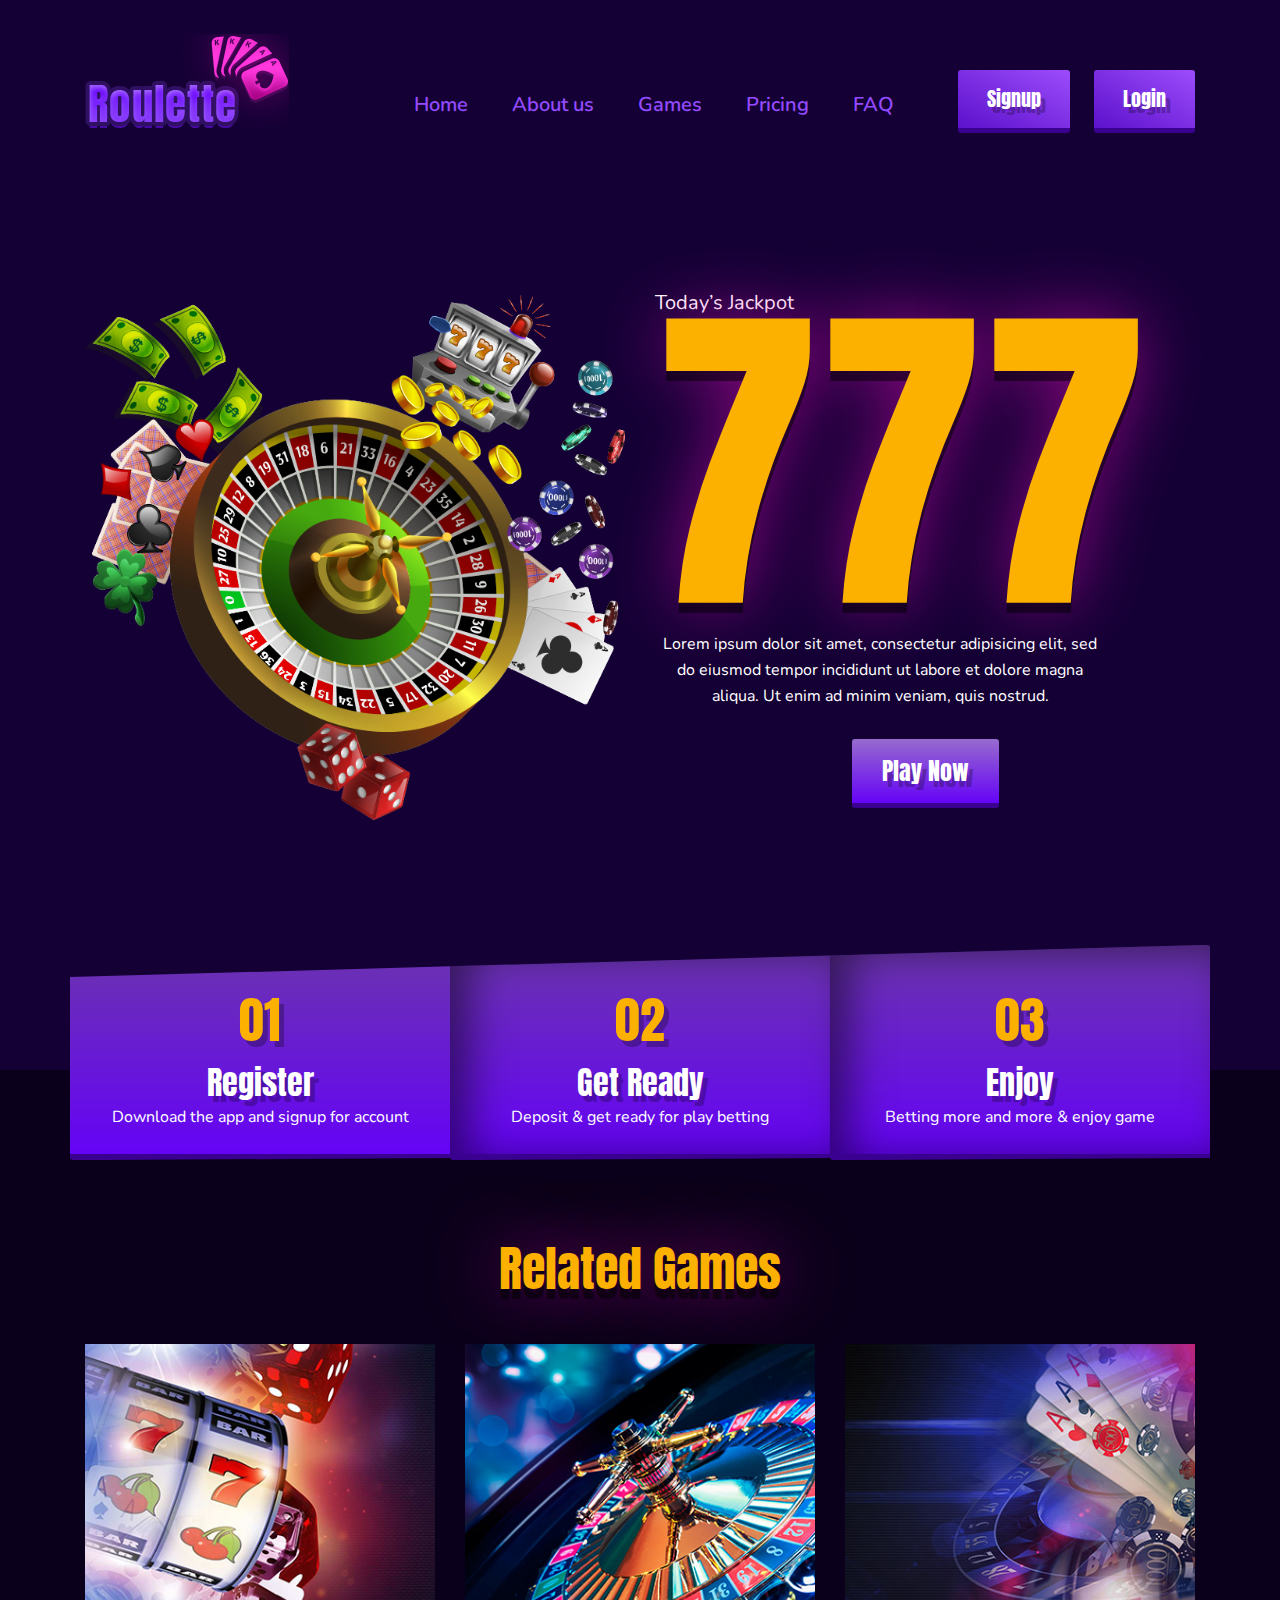
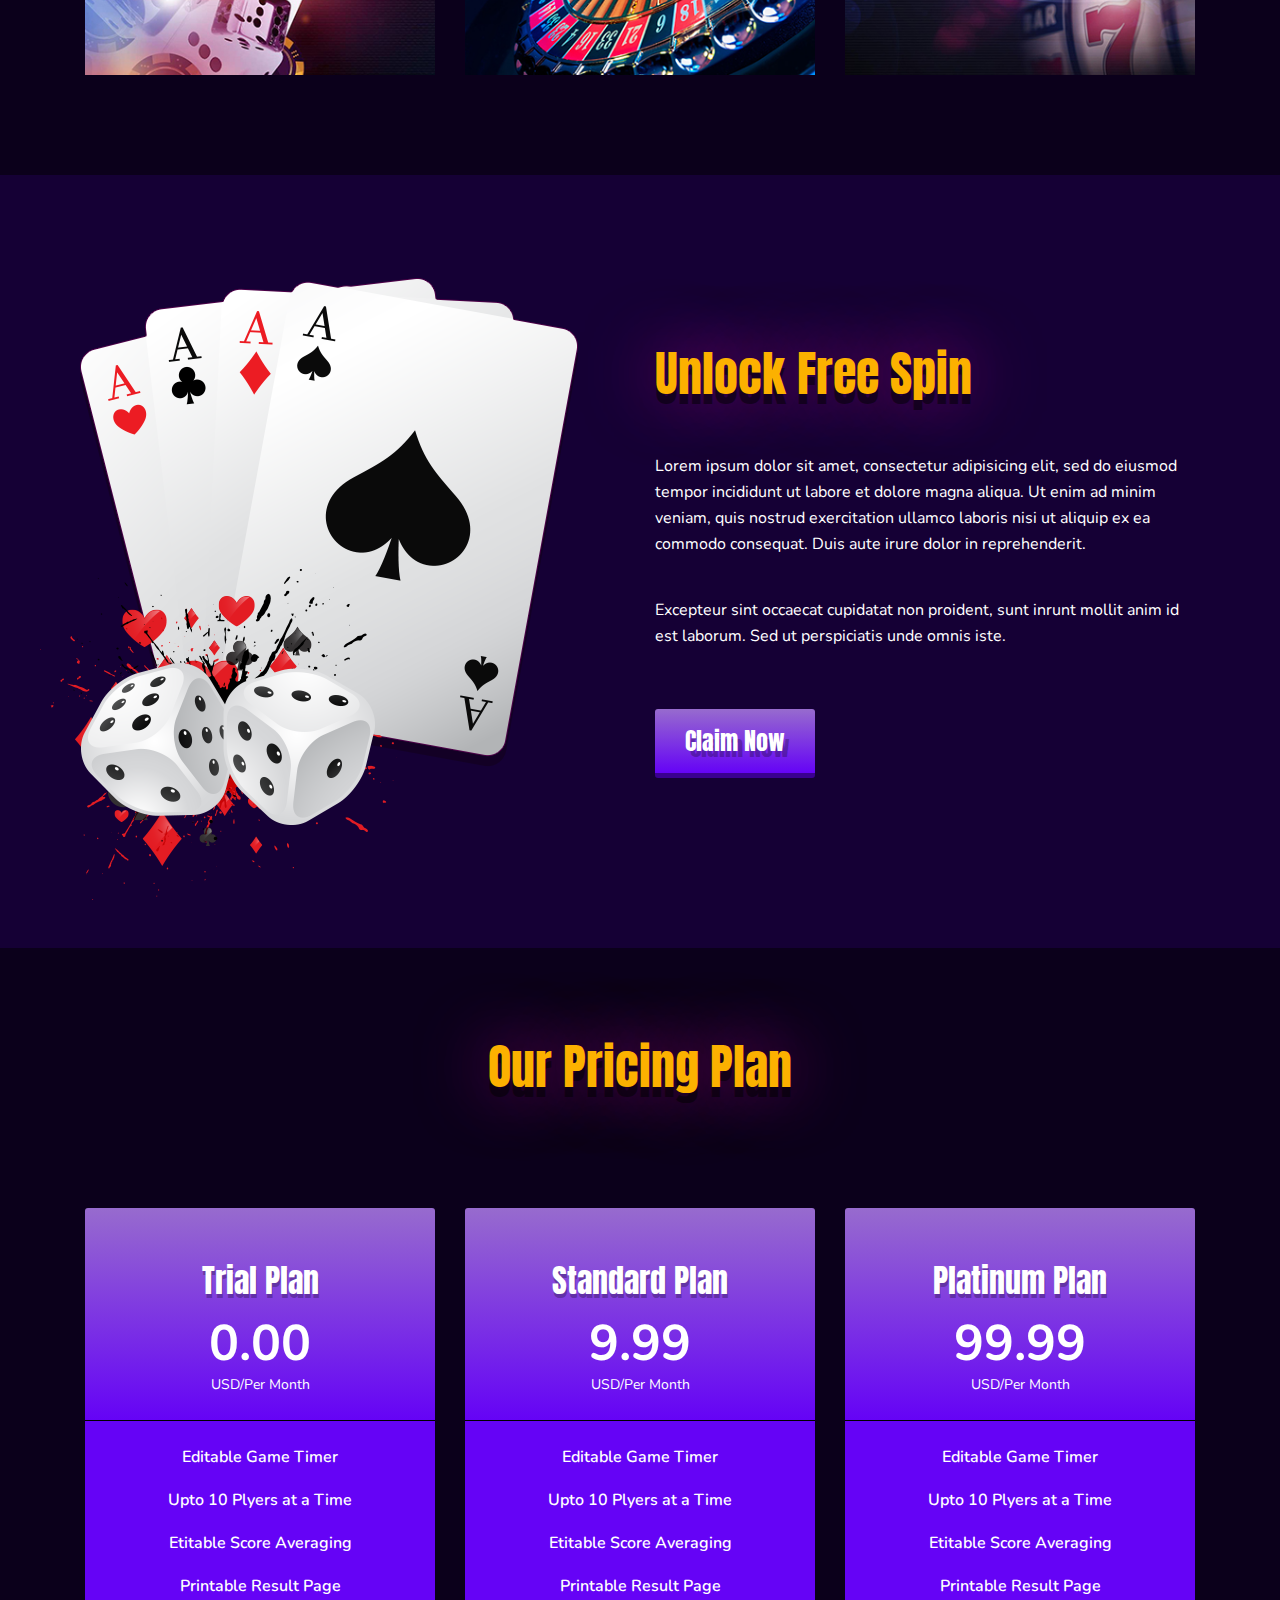
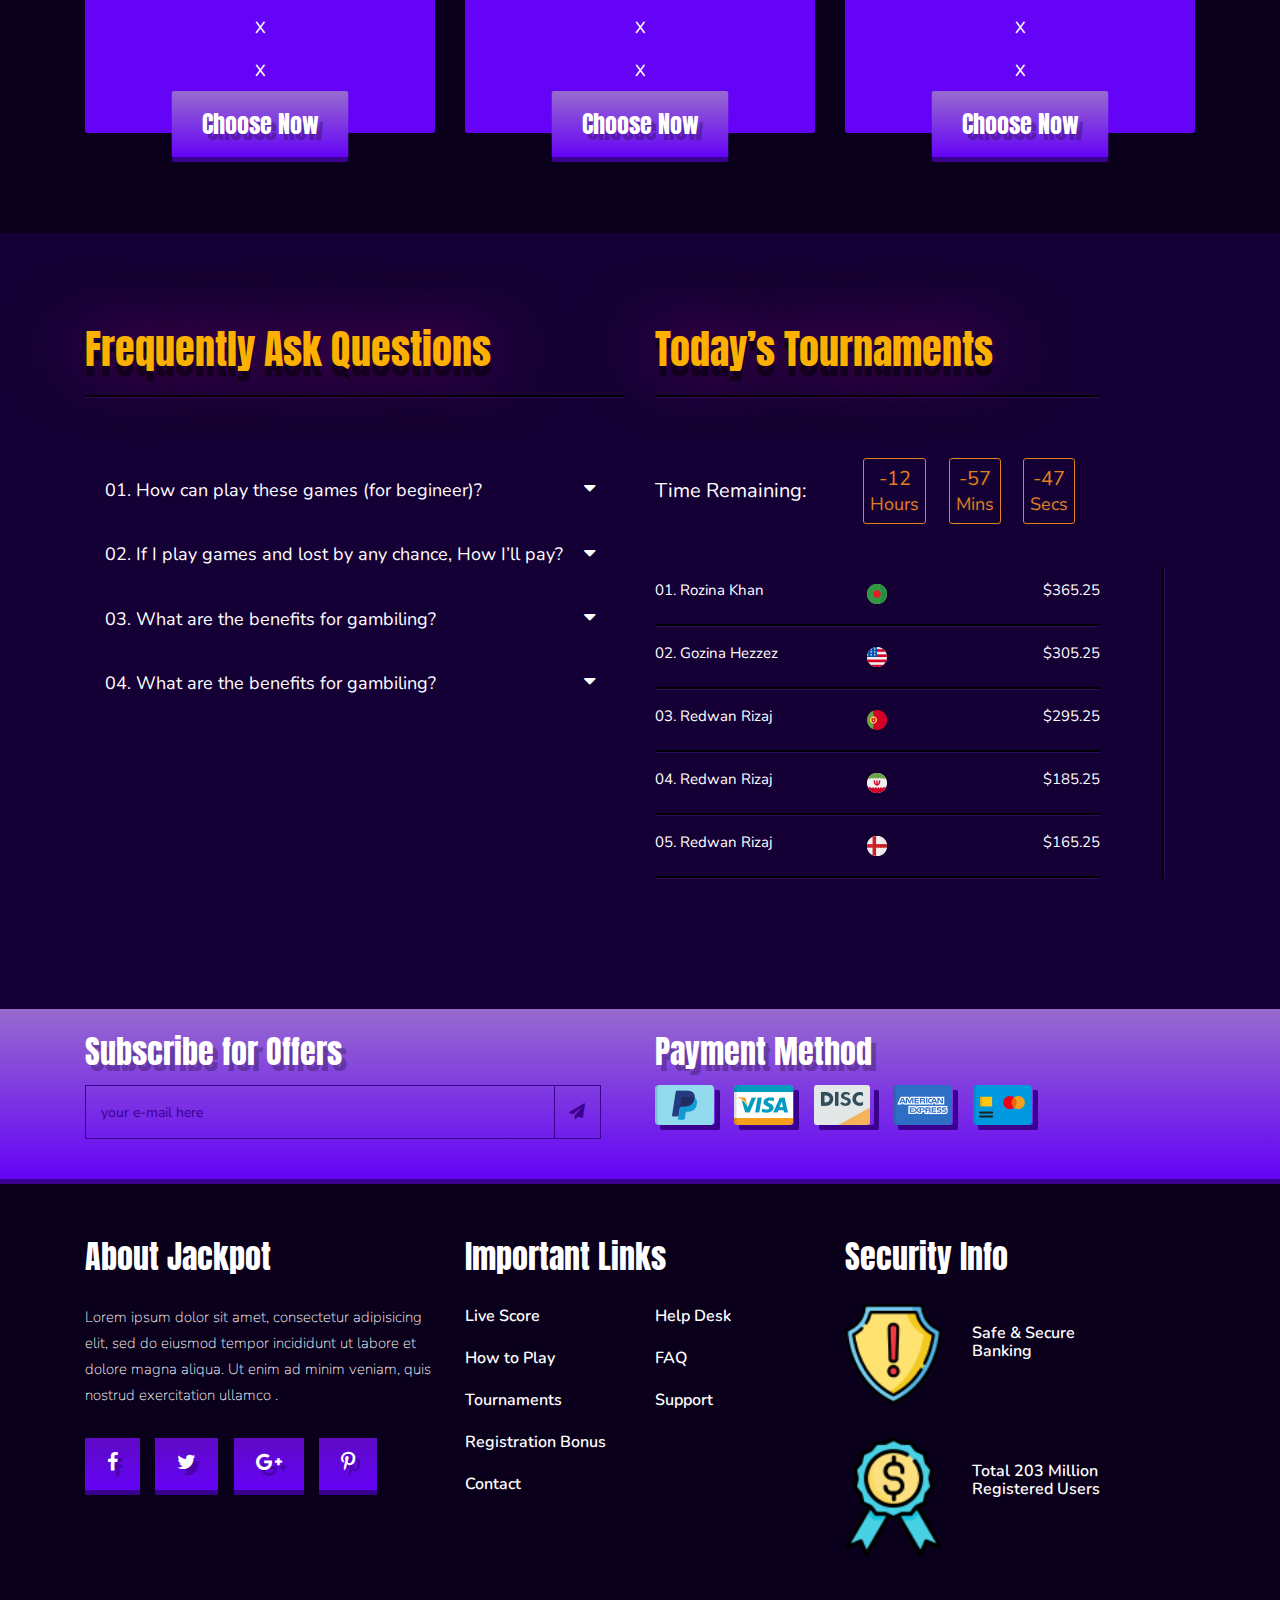
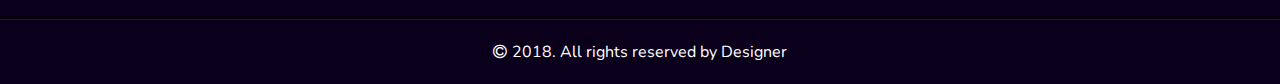
<file: index.html>
<!DOCTYPE html>
<html lang="en">
<head>
    <meta charset="UTF-8">
    <meta http-equiv="X-UA-Compatible" content="IE=edge">
    <meta name="viewport" content="width=device-width, initial-scale=1.0">
    <title>Jackpot</title>
    <link type="images/png" rel="shortcurt icon" href="images//sitebar_logo.png">

    <!-- google fonts  -->
    <link rel="preconnect" href="https://fonts.googleapis.com">
<link rel="preconnect" href="https://fonts.gstatic.com" crossorigin>
<link href="https://fonts.googleapis.com/css2?family=Anton&family=Nunito:wght@400;600&display=swap" rel="stylesheet">
<link href="https://fonts.googleapis.com/css2?family=Anton&family=Nunito:wght@200&display=swap" rel="stylesheet">
<link href="https://fonts.googleapis.com/css2?family=Anton&family=Nunito:wght@200;400;700;900&display=swap" rel="stylesheet">
    <!-- google fonts  -->

    <link rel="stylesheet" href="css/bootstrap.min.css">
    <link rel="stylesheet" href="css/slick.css">
    <link rel="stylesheet" href="css/font-awesome.min.css">
    <link rel="stylesheet" href="css/style.css">
    <link rel="stylesheet" href="css/media.css">

</head>
<body>
    <!--============== nav part start  ==============-->
    <nav class="navbar navbar-expand-lg">
        <div class="container">
            <a class="navbar-brand" href="#"><img src="images/logo.png" alt="logo"></a>
            <button class="navbar-toggler" type="button" data-toggle="collapse" data-target="#navbarSupportedContent" aria-controls="navbarSupportedContent" aria-expanded="false" aria-label="Toggle navigation">
                <i class="fa fa-bars"></i>
            </button>
            <div class="collapse navbar-collapse" id="navbarSupportedContent">
                <ul class="navbar-nav ml-auto">
                    <li class="nav-item active">
                        <a class="nav-link" href="#">Home <span class="sr-only">(current)</span></a>
                    </li>
                    <li class="nav-item">
                        <a class="nav-link" href="about.html"> About us </a>
                    </li>
                    <li class="nav-item">
                        <a class="nav-link" href="games.html">Games </a>
                    </li>
                    <li class="nav-item price_nav">
                        <a class="nav-link" href="#">Pricing </a>
                        <ul>
                            <li><a href="member.html">Member</a></li>
                            <li><a href="promotion.html">Promotions</a></li>
                        </ul>
                    </li>
                    <li class="nav-item ">
                        <a class="nav-link" href="#">FAQ</a>
                    </li>
                    <li class="nav-item log_item">
                        <a class="nav-link logs" href="singup.html">Signup</a>
                        <a class="nav-link logs" href="login.html">Login</a>
                    </li>
                </ul>
            </div>
        </div>
    </nav>
    <!--============== nav part end  ==============-->
    <!--============== banner part start  ==============-->
    <section id="banner">
        <div class="container posi">
           <div class="row">
               <div class="col-lg-6 col-md-6">
                   <div class="jackopt_item">
                       <div class="jackpot_img">
                           <img src="images/banner_logo.png" alt="jackpot" class="w-100 img-fluid">
                       </div>
                   </div>
               </div>
               <!-- banner right part start  -->
               <div class="col-lg-6 col-md-6">
                   <div class="banner_right_part">
                       <div class="banner_right_head">
                           <h4>Today’s Jackpot</h4>
                           <h3>777</h3>
                        </div>
                    </div>
                       <div class="banner_para">
                           <p>Lorem ipsum dolor sit amet, consectetur adipisicing elit, sed do eiusmod tempor incididunt ut labore et dolore magna aliqua. Ut enim ad minim veniam, quis nostrud.</p>
                       </div>
                      <div class="play">
                          <a href="#">Play Now</a>
                      </div>
                   </div>
               </div>
                <!-- banner right part end  -->
                <!-- position part start  -->
                <div class="position p_text">
                    <h3>01</h3>
                    <h4>Register</h4>
                    <p>Download the app and signup for account</p>
                </div>
                <div class="position_two p_text">
                    <h3>02</h3>
                    <h4>Get Ready</h4>
                    <p>Deposit & get ready for play betting</p>
                </div>
                 <div class="position_three p_text">
                    <h3>03</h3>
                    <h4>Enjoy</h4>
                    <p>Betting more and more & enjoy game</p>
                </div>
                
                <!-- position part end  -->
           </div>
        </div>
    </section>
    <!--============== banner part end  ==============-->
    <!--============== game part end  ==============-->
    <section id="game">
        <div class="container">
            <div class="row">
                <div class="col-lg-12 col-md-12 text-center">
                    <div class="game_head">
                        <div class="game_head_text">
                            <h3>Related Games</h3>
                        </div>
                    </div>
                </div>
            </div>
            <!-- head end  -->
            <div class="row">
                <div class="col-lg-4 col-sm-4">
                    <div class="game_img_items">
                        <div class="game_img">
                            <img src="images/01_Home_Page.jpg" alt="Home_Page" class="w-100 img-fluid">
                            <div class="game_overlay">
                                <div class="game_overlay_text">
                                    <h4>Casino Game</h4>
                                    <a href="#">Play Now</a>
                                </div>
                            </div>
                        </div>
                    </div>
                </div>
                <!-- game_img_items two  -->
                <div class="col-lg-4 col-sm-4">
                    <div class="game_img_items">
                        <div class="game_img">
                            <img src="images/game_two.jpg" alt="game_two" class="w-100 img-fluid">
                            <div class="game_overlay">
                                <div class="game_overlay_text">
                                    <h4>Casino Game</h4>
                                    <a href="#">Play Now</a>
                                </div>
                            </div>
                        </div>
                    </div>
                </div>
                <!-- game_img_items three  -->
                <div class="col-lg-4 col-sm-4">
                    <div class="game_img_items">
                        <div class="game_img">
                            <img src="images/game_tri.jpg" alt="game_tri" class="w-100 img-fluid">
                            <div class="game_overlay">
                                <div class="game_overlay_text">
                                    <h4>Casino Game</h4>
                                    <a href="#">Play Now</a>
                                </div>
                            </div>
                        </div>
                    </div>
                </div>
                <!-- game_img_items three end -->
            </div>
        </div>
    </section>
    <!--============== game part END  ==============-->
    <!--============== game part START  ==============-->
    <section id="spin">
        <div class="container">
            <div class="row">
                <div class="col-lg-6 col-sm-6">
                    <div class="spin_img_part">
                        <div class="spin_img">
                            <img src="images/spin_img.png" alt="spin_img" class="w-100 img-fluid">
                        </div>
                    </div>
                </div>
                <div class="col-lg-6 col-sm-6">
                    <div class="spin_text_item">
                        <div class="spin_text">
                            <h3>Unlock Free Spin</h3>
                            <p>Lorem ipsum dolor sit amet, consectetur adipisicing elit, sed do eiusmod tempor incididunt ut labore et dolore magna aliqua. Ut enim ad minim veniam, quis nostrud exercitation ullamco laboris nisi ut aliquip ex ea commodo consequat. Duis aute irure dolor in reprehenderit.
                                <span class="st">Excepteur sint occaecat cupidatat non proident, sunt inrunt mollit anim id est laborum. Sed ut perspiciatis unde omnis iste.
                            </span>
                            </p>
                            <a href="#">Claim Now</a>
                        </div>
                    </div>
                </div>
            </div>
        </div>

    </section>
    <!--============== game part END  ==============-->
    <!--============== pricinng part START  ==============-->
    <section id="pricing">
        <div class="container">
            <div class="row">
                <div class="col-lg-12 text-center">
                    <div class="pricing_head">
                        <div class="pricin_head_text">
                            <h3>Our Pricing Plan</h3>
                        </div>
                    </div>
                </div>
            </div>
            <!-- pricing item  -->
            <div class="row">
                <!-- pricing_item_parts one  -->
                <div class="col-lg-4 col-sm-6 ">
                    <div class="pricing_item text-center">
                        <div class="pricing_item_head">
                            <h4>Featured</h4>
                        </div>
                        <div class="pricing_item_tp">
                            <h4>Trial Plan</h4>
                            <h5>0.00</h5>
                            <p>USD/Per Month</p>
                        </div>
                        <div class="pricing_item_bp">
                            <p>Editable Game Timer</p>
                            <p>Upto 10 Plyers at a Time
                            </p>
                            <p>Etitable Score Averaging
                            </p>
                            <p>Printable Result Page</p>
                            <p>X</p>
                            <p>X</p>
                        </div>
                        <div class="pricing_btn">
                            <a href="#">Choose Now</a>
                        </div>
                        
                    </div>
                </div>
                <!-- pricing_item_parts one  -->
                <!-- pricing_item_parts two  -->
                <div class="col-lg-4 col-sm-6 text-center">
                    <div class="pricing_item_parts">
                        <div class="pricing_item">
                            <div class="pricing_item_head">
                                <h4>Featured</h4>
                            </div>
                            <div class="pricing_item_tp">
                                <h4>Standard Plan</h4>
                                <h5>9.99</h5>
                                <p>USD/Per Month</p>
                            </div>
                            <div class="pricing_item_bp">
                                <p>Editable Game Timer</p>
                                <p>Upto 10 Plyers at a Time
                                </p>
                                <p>Etitable Score Averaging
                                </p>
                                <p>Printable Result Page</p>
                                <p>X</p>
                                <p>X</p>
                            </div>
                            <div class="pricing_btn">
                                <a href="#">Choose Now</a>
                            </div>
                            
                        </div>
                    </div>
                </div>
                <!-- pricing_item_parts two  -->
                <!-- pricing_item_parts three  -->
                <div class="col-lg-4 col-sm-6 offset-sm-3 offset-lg-0 mt-lg-0 mt-sm-0 mt-md-3 text-center">
                    <div class="pricing_item_parts">
                        <div class="pricing_item">
                            <div class="pricing_item_head">
                                <h4>Featured</h4>
                            </div>
                            <div class="pricing_item_tp">
                                <h4>Platinum Plan</h4>
                                <h5>99.99</h5>
                                <p>USD/Per Month</p>
                            </div>
                            <div class="pricing_item_bp">
                                <p>Editable Game Timer</p>
                                <p>Upto 10 Plyers at a Time
                                </p>
                                <p>Etitable Score Averaging
                                </p>
                                <p>Printable Result Page</p>
                                <p>X</p>
                                <p>X</p>
                            </div>
                            <div class="pricing_btn">
                                <a href="#">Choose Now</a>
                            </div>
                            
                        </div>
                    </div>
                </div>
                <!-- pricing_item_parts three  -->
            </div>
            <!-- pricing item  -->
        </div>

    </section>
    <!--============== pricinng part END  ==============-->
    <!--============== faq part START  ==============-->
    <SEction id="faq">
        <div class="container">
            <div class="row">
                <div class="col-lg-6">
                    <div class="faq_part">
                        <div class="faq_head">
                            <div class="faq_text">
                                <h3>Frequently Ask Questions</h3>
                            </div>
                            <div class="faq_border"></div>
                        </div>
                        <!-- faq_item -->
                        <div class="faqitem">
                            <div class="question">
                                <h4>01. How can play these games (for begineer)?</h4>
                                <div class="question_icon" id="question_icon">
                                    <i class="fa fa-caret-down" aria-hidden="true"></i>
                                </div>
                            </div>
                            <div class="answer_text" id="answer_text">
                                <p>Lorem ipsum dolor sit amet, consectetur adipisicing elit, sed do eiusmod tempor incnt ut labore et dolore magna aliqua. Ut enim ad minim veniam, quis nostrud exercitation ullamco laboris nisi ut aliquip ex ea commodo consequat.</p>
                            </div>
                        </div>
                        <!-- faq_item -->
                        <!-- faq_item two  -->
                        <div class="faqitem mt">
                            <div class="question">
                                <h4>02. If I play games and lost by any chance, How I’ll pay?</h4>
                                <div class="question_icon" id="question_icon">
                                    <i class="fa fa-caret-down" aria-hidden="true"></i>
                                </div>
                            </div>
                            <div class="answer_text" id="answer_text">
                                <p>Lorem ipsum dolor sit amet, consectetur adipisicing elit, sed do eiusmod tempor incnt ut labore et dolore magna aliqua. Ut enim ad minim veniam, quis nostrud exercitation ullamco laboris nisi ut aliquip ex ea commodo consequat.</p>
                            </div>
                        </div>
                        <!-- faq_item two-->
                        <!-- faq_item three-->
                        <div class="faqitem mt">
                            <div class="question">
                                <h4>03. What are the benefits for gambiling?</h4>
                                <div class="question_icon" id="question_icon">
                                    <i class="fa fa-caret-down" aria-hidden="true"></i>
                                </div>
                            </div>
                            <div class="answer_text" id="answer_text">
                                <p>Lorem ipsum dolor sit amet, consectetur adipisicing elit, sed do eiusmod tempor incnt ut labore et dolore magna aliqua. Ut enim ad minim veniam, quis nostrud exercitation ullamco laboris nisi ut aliquip ex ea commodo consequat.</p>
                            </div>
                        </div>
                        <!-- faq_item three-->
                        <!-- faq_item four-->
                        <div class="faqitem mt">
                            <div class="question">
                                <h4>04. What are the benefits for gambiling?</h4>
                                <div class="question_icon" id="question_icon">
                                    <i class="fa fa-caret-down" aria-hidden="true"></i>
                                </div>
                            </div>
                            <div class="answer_text" id="answer_text">
                                <p>Lorem ipsum dolor sit amet, consectetur adipisicing elit, sed do eiusmod tempor incnt ut labore et dolore magna aliqua. Ut enim ad minim veniam, quis nostrud exercitation ullamco laboris nisi ut aliquip ex ea commodo consequat.</p>
                            </div>
                        </div>
                        <!-- faq_item four-->
                    </div>
                </div>
                <!-- faqitem part end  -->
                <!-- tournament part start  -->
                <div class="col-lg-5 col-sm-10">
                    <!-- <div class="blp"></div> -->
                    <div class="border_left"></div>
                    <div class="left_faq_head">
                        <div class="left_faq_text">
                            <h3>Today’s Tournaments</h3>
                        </div>
                        <div class="faq_border"></div>
                    </div>
                    <div class="count_item">
                        <p>Time Remaining:</p>
                    </div>
                    <div class="count_part ">
                        <div class="countdown d-none">
                            <h4 id="days">Days</h4>
                            <h5>Days</h5>
                        </div>
                        <div class="countdown">
                            <h4 id="hours">Hours</h4>
                            <h5>Hours</h5>
                        </div>
                        <div class="countdown">
                            <h4 id="minutes">Minutes</h4>
                            <h5>Mins</h5>
                        </div>
                        <div class="countdown">
                            <h4 id="seconds">Seconds</h4>
                            <h5>Secs</h5>
                        </div>
                    </div>
                    <div class="row">
                        <div class="col-lg-12">
                            <div class="turnament_part">
                            <div class="turnament_text_item">
                                <div class="row">
                                    <div class="col-lg-4 col-sm-4">
                                        <div class="tti">
                                            <p>01. Rozina Khan</p>
                                        </div>
                                    </div>
                                    <div class="col-lg-4 text-center  col-sm-4">
                                        <div class="tti_img">
                                            <img src="images/turnament_logo_one.png" alt="turnament_logo">
                                        </div>
                                    </div>
                                    <div class="col-lg-4 text-right  col-sm-4">
                                        <div class="tti">
                                            <p>$365.25</p>
                                        </div>
                                    </div>
                                </div>
                            </div>
                            <div class="turnament_bord"></div>
                        </div>
                        <!-- tournament left two  -->
                        <div class="turnament_part">
                            <div class="turnament_text_item mt">
                                <div class="row">
                                    <div class="col-lg-4 text-left col-sm-4">
                                        <div class="tti">
                                            <p>02. Gozina Hezzez</p>
                                        </div>
                                    </div>
                                    <div class="col-lg-4 text-center col-sm-4">
                                        <div class="tti_img">
                                            <img src="images/tip_logo_two.png" alt="tip_logo">
                                        </div>
                                    </div>
                                    <div class="col-lg-4 text-right col-sm-4">
                                        <div class="tti">
                                            <p>$305.25</p>
                                        </div>
                                    </div>
                                </div>
                            </div>
                            <div class="turnament_bord"></div>
                        </div>
                        <!-- tournament left two  -->
                        <!-- tournament left three  -->
                        <div class="turnament_part">
                            <div class="turnament_text_item mt">
                                <div class="row">
                                    <div class="col-lg-4 text-left col-sm-4">
                                        <div class="tti">
                                            <p>03. Redwan Rizaj</p>
                                        </div>
                                    </div>
                                    <div class="col-lg-4 text-center col-sm-4">
                                        <div class="tti_img">
                                            <img src="images/tip_logo_three.png" alt="tip_logo">
                                        </div>
                                    </div>
                                    <div class="col-lg-4 text-right col-sm-4">
                                        <div class="tti">
                                            <p>$295.25</p>
                                        </div>
                                    </div>
                                </div>
                            </div>
                            <div class="turnament_bord"></div>
                        </div>
                        <!-- tournament left three  -->
                        <!-- tournament left four  -->
                        <div class="turnament_part">
                            <div class="turnament_text_item mt">
                                <div class="row">
                                    <div class="col-lg-4 text-left col-sm-4">
                                        <div class="tti">
                                            <p>04. Redwan Rizaj</p>
                                        </div>
                                    </div>
                                    <div class="col-lg-4 text-center col-sm-4">
                                        <div class="tti_img">
                                            <img src="images/tip_logo_five.png" alt="tip_logo">
                                        </div>
                                    </div>
                                    <div class="col-lg-4 text-right col-sm-4">
                                        <div class="tti">
                                            <p>$185.25</p>
                                        </div>
                                    </div>
                                </div>
                            </div>
                            <div class="turnament_bord"></div>
                        </div>
                        <!-- tournament left four  -->
                        <!-- tournament left five  -->
                        <div class="turnament_part">
                            <div class="turnament_text_item mt">
                                <div class="row">
                                    <div class="col-lg-4 text-left col-sm-4">
                                        <div class="tti">
                                            <p>05. Redwan Rizaj</p>
                                        </div>
                                    </div>
                                    <div class="col-lg-4 text-center col-sm-4">
                                        <div class="tti_img">
                                            <img src="images/tip_logo_four.png" alt="tip_logo">
                                        </div>
                                    </div>
                                    <div class="col-lg-4 text-right col-sm-4">
                                        <div class="tti">
                                            <p>$165.25</p>
                                        </div>
                                    </div>
                                </div>
                            </div>
                            <div class="turnament_bord mb"></div>
                        </div>
                        <!-- tournament left five  -->
                        </div>
                    </div>
                    <div class="blp"></div>
                </div>
                
                </div>
                  <!-- tournament part start  -->
            </div>
        </div>
    </SEction>
    <!--============== faq part END  ==============-->
    <!--============== sub_pay part START  ==============-->
    <section id="subscript">
        <div class="container">
            <div class="row">
                <div class="col-lg-6 col-md-6">
                    <div class="subscribe">
                        <div class="subscrribe_head">
                            <h4>Subscribe for Offers</h4>
                        </div>
                        <div class="email">
                            <form action="#" method="post">
                               <div class="email_field">
                                <input type="email" placeholder="your e-mail here" id="email">
                                <div class="mail_err" id="eml_err"></div>
                               </div>
                               <div class="buttton_field" onclick="return sub()">
                                   <button type="submit"><i class="fa fa-paper-plane"></i></button>
                               </div>
                            </form>
                        </div>
                    </div>
                </div>
                <div class="col-lg-6 col-md-6 ">
                    <div class="payment">
                        <div class="subscrribe_head">
                            <h4>Payment Method</h4>
                        </div>
                        <div class="payment_type text-xl-left text-lg-left  text-sm-center">
                            <div class="visa">
                                <a href="#"><img src="images/paypal.png" alt="paypal" class="w-100 img-fluid"></a>
                            </div>
                            <div class="visa">
                                <a href="#"><img src="images/visa.png" alt="visa" class="w-100 img-fluid"></a>
                            </div>
                            <div class="visa">
                                <a href="#"><img src="images/dise.jpg" alt="dise" class="w-100 img-fluid"></a>
                            </div>
                            <div class="visa">
                                <a href="#"><img src="images/amxe.png" alt="amxe" class="w-100 img-fluid"></a>
                            </div>
                            <div class="visa mr">
                                <a href="#"><img src="images/mastar.png" alt="mastar" class="w-100 img-fluid"></a>
                            </div>
                        </div>
                    </div>
                </div>
            </div>
        </div>
    </section>
    <!--============== sub_pay part END  ==============-->
    <!--============== footer part START  ==============-->
    <section id="footer">
        <div class="container">
            <div class="row">
                <!-- footer_items_one  -->
                <div class="col-lg-4 text-sm-center text-lg-left">
                    <div class="footer_items">
                        <div class="footer_item_head mb">
                            <h3>About Jackpot</h3>
                        </div>
                        <div class="footer_para">
                            <p>Lorem ipsum dolor sit amet, consectetur adipisicing elit, sed do eiusmod tempor incididunt ut labore et dolore magna aliqua. Ut enim ad minim veniam, quis nostrud exercitation ullamco .</p>
                        </div>
                        <div class="footer_icons">
                            <a href="#"><i class="fa fa-facebook"></i></a>
                            <a href="#"><i class="fa fa-twitter"></i></a>
                            <a href="#"><i class="fa fa-google-plus" ></i></a>
                            <a href="#"><i class="fa fa-pinterest-p"></i></a>
                        </div>
                    </div>
                </div>
                <!-- footer_items_one  -->
                <!-- footer_items_two  -->
                <div class="col-lg-4 col-sm-6 mt-sm-4 mt-lg-0">
                    <div class="footer_items">
                        <div class="footer_item_head">
                            <h3>Important Links</h3>
                        </div>
                        <div class="row">
                            <div class="col-lg-6 col-sm-7">
                                <div class="import_link_one">
                                    <a class="pt" href="#">Live Score</a>
                                </div>
                                <div class="import_link_one mt">
                                    <a href="#">How to Play</a>
                                </div>
                                <div class="import_link_one mt">
                                    <a href="#">Tournaments</a>
                                </div>
                                 <div class="import_link_one mt">
                                    <a href="#">Registration Bonus</a>
                                </div>
                                <div class="import_link_one mt">
                                    <a href="contact.html">Contact</a>
                                </div>
                            </div>
                            <div class="col-lg-6 col-sm-5">
                                <div class="import_link_one">
                                    <a class="pt" href="#">Help Desk</a>
                                </div>
                                 <div class="import_link_one mt">
                                    <a href="#">FAQ</a>
                                </div>
                                <div class="import_link_one mt">
                                    <a href="#">Support</a>
                                </div>
                            </div>
                        </div>
                    </div>
                </div>
                <!-- footer_items_two  -->
                <!-- footer_items_three  -->
                <div class="col-lg-4 col-sm-6 mt-sm-4 mt-lg-0">
                    <div class="footer_items">
                        <div class="footer_item_head">
                            <h3>Security Info</h3>
                        </div>
                        <!-- footer_items_three/one  -->
                        <div class="row">
                            <div class="col-lg-4 col-sm-3">
                                <div class="secur_img">
                                    <div class="secur_images">
                                        <img src="images/security_one.png" alt="security_one" class="w-100 img-fluid">
                                    </div>
                                </div>
                            </div>
                            <div class="col-lg-8 col-sm-9">
                                <div class="secur_text">
                                    <div class="secur_para">
                                        <p>Safe & Secure
                                            Banking</p>
                                    </div>
                                </div>
                            </div>
                        </div>
                        <!-- footer_items_three/one  -->
                        <!-- footer_items_three/two  -->
                        <div class="row">
                            <div class="col-lg-4 col-sm-3">
                                <div class="secur_img secur_two">
                                    <div class="secur_images">
                                        <img src="images/securit_two.png" alt="security_two" class="w-100 img-fluid">
                                    </div>
                                </div>
                            </div>
                            <div class="col-lg-8 col-sm-9">
                                <div class="secur_text secur_two">
                                    <div class="secur_para sp ">
                                        <p>Total 203 Million
                                            Registered Users
                                        </p>
                                    </div>
                                </div>
                            </div>
                        </div>
                    </div>
                </div>
                <!-- footer_items_three/two  -->
                <!-- footer_items_three  -->
            </div>
        </div>
    </section>
    <!--============== footer part end  ==============-->
    <!--============== footer last part start  ==============-->
    <section id="footer_last">
        <div class="container">
            <div class="row">
                <div class="col-lg-12">
                    <div class="footer_last_text text-center">
                        <i class="fa fa-copyright"></i>
                        <p> 2018. All rights reserved by Designer</p>
                    </div>
                </div>
            </div>
        </div>
    </section>
    <!--============== footer last part end  ==============-->
    <!--============== nav part start  ==============-->

    <script src="js/jquery-1.12.4.min.js"></script>
    <script src="js/bootstrap.min.js"></script>
    <script src="js/slick.min.js"></script>
    <script src="js/custom.js"></script>
    
</body>
</html>
</file>
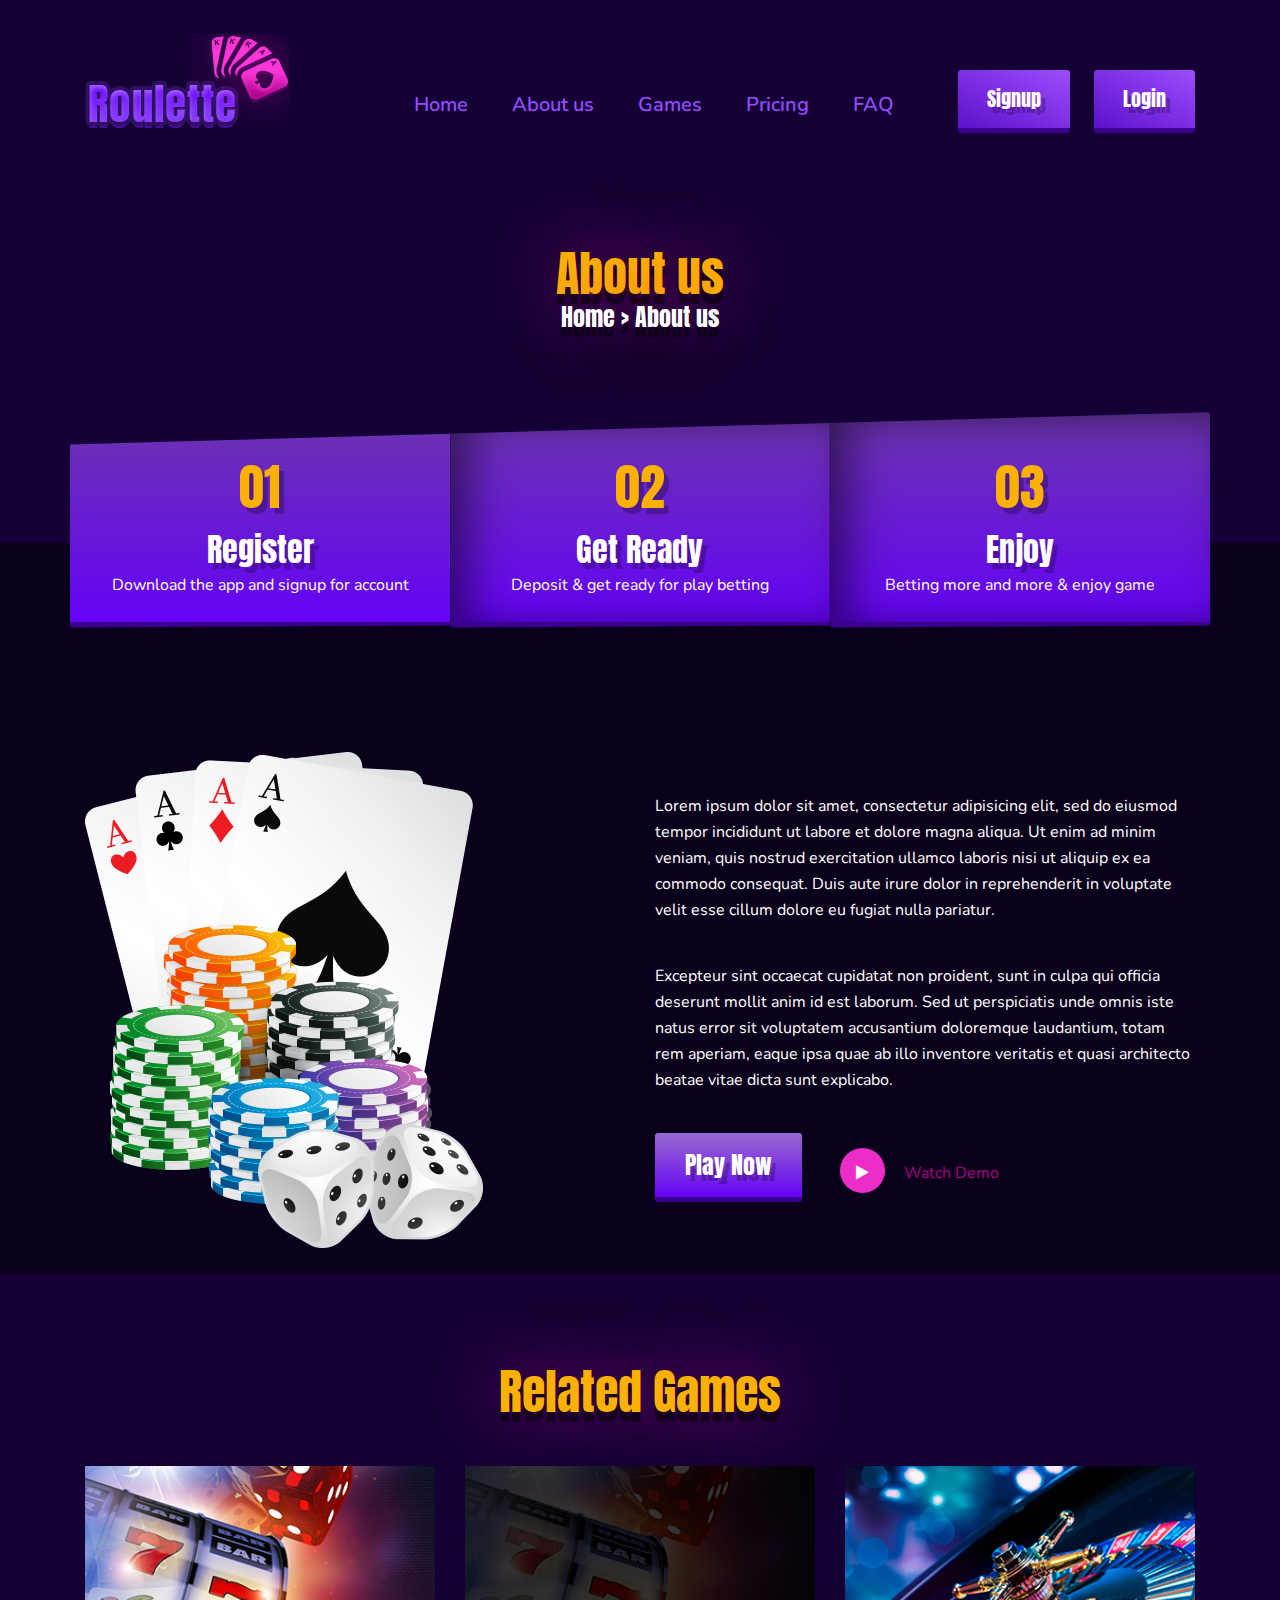
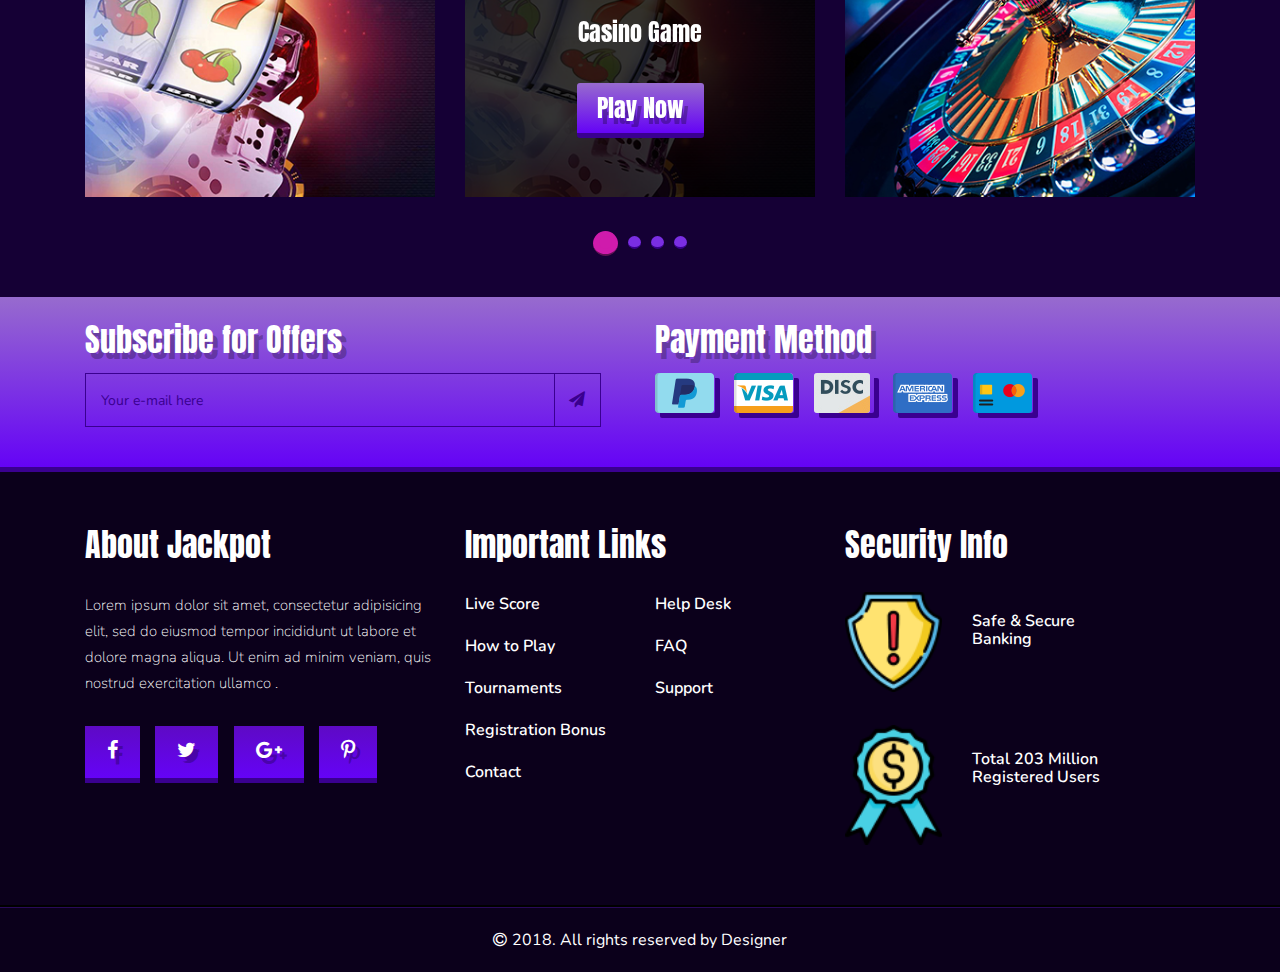
<file: about.html>
<!DOCTYPE html>
<html lang="en">
<head>
    <meta charset="UTF-8">
    <meta http-equiv="X-UA-Compatible" content="IE=edge">
    <meta name="viewport" content="width=device-width, initial-scale=1.0">
    <title>Jackpot/about</title>
    <link type="images/png" rel="shortcurt icon" href="images//sitebar_logo.png">

    <!-- google fonts  -->
    <link rel="preconnect" href="https://fonts.googleapis.com">
<link rel="preconnect" href="https://fonts.gstatic.com" crossorigin>
<link href="https://fonts.googleapis.com/css2?family=Anton&family=Nunito:wght@400;600&display=swap" rel="stylesheet">
<link href="https://fonts.googleapis.com/css2?family=Anton&family=Nunito:wght@200&display=swap" rel="stylesheet">
<link href="https://fonts.googleapis.com/css2?family=Anton&family=Nunito:wght@200;400;700;900&display=swap" rel="stylesheet">
    <!-- google fonts  -->

    <link rel="stylesheet" href="css/bootstrap.min.css">
    <link rel="stylesheet" href="css/slick.css">
    <link rel="stylesheet" href="css/font-awesome.min.css">
    <link rel="stylesheet" href="css/style.css">
    <link rel="stylesheet" href="css/media.css">

</head>
<body>
    <!--============== nav part start  ==============-->
    <nav class="navbar navbar-expand-lg">
        <div class="container">
            <a class="navbar-brand" href="#"><img src="images/logo.png" alt="logo"></a>
            <button class="navbar-toggler" type="button" data-toggle="collapse" data-target="#navbarSupportedContent" aria-controls="navbarSupportedContent" aria-expanded="false" aria-label="Toggle navigation">
                <i class="fa fa-bars"></i>
            </button>
            <div class="collapse navbar-collapse" id="navbarSupportedContent">
                <ul class="navbar-nav ml-auto">
                    <li class="nav-item active">
                        <a class="nav-link" href="index.html">Home <span class="sr-only">(current)</span></a>
                    </li>
                    <li class="nav-item">
                        <a class="nav-link" href="#"> About us </a>
                    </li>
                    <li class="nav-item">
                        <a class="nav-link" href="games.html">Games </a>
                    </li>
                    <li class="nav-item ">
                        <a class="nav-link" href="#">Pricing </a>
                        <ul>
                            <li><a href="member.html">Member</a></li>
                            <li><a href="promotion.html">Promotions</a></li>
                        </ul>
                    </li>
                    <li class="nav-item">
                        <a class="nav-link" href="#">FAQ</a>
                    </li>
                    <li class="nav-item log_item">
                        <a class="nav-link logs" href="singup.html">Signup</a>
                        <a class="nav-link logs" href="login.html">Login</a>
                    </li>
                </ul>
            </div>
        </div>
    </nav>
    <!--============== nav part end  ==============-->
    <!--============== banner part start  ==============-->
    <section id="about_banner">
        <div class="container posi">
           <div class="row">
               <div class="col-lg-12 text-center">
                   <div class="about">
                       <div class="about_text">
                           <h3>About us</h3>
                           <h4>Home > About us</h4>
                       </div>
                   </div>
               </div>
            </div>
                <!-- banner right part end  -->
                <!-- position part start  -->
                <div class="about_position p_text">
                    <h3>01</h3>
                    <h4>Register</h4>
                    <p>Download the app and signup for account</p>
                </div>
                <div class="about_position_two p_text">
                    <h3>02</h3>
                    <h4>Get Ready</h4>
                    <p>Deposit & get ready for play betting</p>
                </div>
                 <div class="about_position_three p_text">
                    <h3>03</h3>
                    <h4>Enjoy</h4>
                    <p>Betting more and more & enjoy game</p>
                </div>
                
                <!-- position part end  -->
           </div>
        </div>
    </section>
    <!--============== banner part end  ==============-->
    <!--============= spin part START  ==============-->
    <section id="about_spin">
        <div class="container">
            <div class="row">
                <div class="col-lg-6 col-md-6">
                    <div class="about_spin_img_part">
                        <div class="about_spin_img">
                            <img src="images/about_spin_img.png" alt="about_spin" class="w-100 img-fluid">
                        </div>
                    </div>
                </div>
                <div class="col-lg-6 col-md-6">
                    <div class="about_spin_text_item">
                        <div class="about_spin_text">
                            <p>Lorem ipsum dolor sit amet, consectetur adipisicing elit, sed do eiusmod tempor incididunt ut labore et dolore magna aliqua. Ut enim ad minim veniam, quis nostrud exercitation ullamco laboris nisi ut aliquip ex ea commodo consequat. Duis aute irure dolor in reprehenderit in voluptate velit esse cillum dolore eu fugiat nulla pariatur.
                                <span class="st">Excepteur sint occaecat cupidatat non proident, sunt in culpa qui officia deserunt mollit anim id est laborum. Sed ut perspiciatis unde omnis iste natus error sit voluptatem accusantium doloremque laudantium, totam rem aperiam, eaque ipsa quae ab illo inventore veritatis et quasi architecto beatae vitae dicta sunt explicabo.
                            </span>
                            </p>
                            <a href="#">Play Now</a>
                        </div>
                        <div class="abs_text_item">
                            <div class="abs">
                                <a target="_blank" href="https://youtu.be/AvPvkbF0tYM"><i class="fa fa-play"></i></a>
                                <h5></h5>
                            </div>
                            <div class="abs_text">
                                <h5>Watch Demo</h5>
                            </div>
                        </div>
                    </div>
                </div>
            </div>
        </div>

    </section>
    <!--============== spin part END  ==============-->
    <!--============== game part end  ==============-->
    <section id="about_game">
        <div class="container">
            <div class="row">
                <div class="col-lg-12 text-center">
                    <div class="game_head">
                        <div class="game_head_text">
                            <h3>Related Games</h3>
                        </div>
                    </div>
                </div>
            </div>
            <!-- head end  -->
            <div class="row about_filter">
                <div class="col-lg-4 col-sm-4">
                    <div class="game_img_items">
                        <div class="game_img">
                            <img src="images/01_Home_Page.jpg" alt="Home_Page" class="w-100 img-fluid">
                            <div class="game_overlay">
                                <div class="game_overlay_text">
                                    <h4>Casino Game</h4>
                                    <a href="#">Play Now</a>
                                </div>
                            </div>
                        </div>
                    </div>
                </div>
                <!-- game_img_items two  -->
                <div class="col-lg-4 col-sm-4">
                    <div class="game_img_items">
                        <div class="game_img">
                            <img src="images/game_two.jpg" alt="game_two" class="w-100 img-fluid">
                            <div class="game_overlay">
                                <div class="game_overlay_text">
                                    <h4>Casino Game</h4>
                                    <a href="#">Play Now</a>
                                </div>
                            </div>
                        </div>
                    </div>
                </div>
                <!-- game_img_items three  -->
                <div class="col-lg-4 col-sm-4">
                    <div class="game_img_items">
                        <div class="game_img">
                            <img src="images/game_tri.jpg" alt="game_tri" class="w-100 img-fluid">
                            <div class="game_overlay">
                                <div class="game_overlay_text">
                                    <h4>Casino Game</h4>
                                    <a href="#">Play Now</a>
                                </div>
                            </div>
                        </div>
                    </div>
                </div>
                <!-- game_img_items three end -->
                <div class="col-lg-4 col-sm-4">
                    <div class="game_img_items">
                        <div class="game_img">
                            <img src="images/01_Home_Page.jpg" alt="Home_Page" class="w-100 img-fluid">
                            <div class="game_overlay">
                                <div class="game_overlay_text">
                                    <h4>Casino Game</h4>
                                    <a href="#">Play Now</a>
                                </div>
                            </div>
                        </div>
                    </div>
                </div>
            </div>
        </div>
    </section>
    <!--============== game part END  ==============-->
    
    <!--============== sub_pay part START  ==============-->
    <section id="subscript">
        <div class="container">
            <div class="row">
                <div class="col-lg-6  col-md-6">
                    <div class="subscribe">
                        <div class="subscrribe_head">
                            <h4>Subscribe for Offers</h4>
                        </div>
                        <div class="email">
                            <form action="#" method="post">
                               <div class="email_field">
                                <input type="email" placeholder="Your e-mail here" id="email">
                                <div class="err" id="eml_err"></div>
                               </div>
                               <div class="buttton_field" onclick="return sub()" id="button">
                                   <button type="submit"><i class="fa fa-paper-plane"></i></button>
                               </div>
                            </form>
                        </div>
                    </div>
                </div>
                <div class="col-lg-6 col-md-6">
                    <div class="payment">
                        <div class="subscrribe_head">
                            <h4>Payment Method</h4>
                        </div>
                        <div class="payment_type text-lg-left text-sm-center">
                            <div class="visa">
                                <a href="#"><img src="images/paypal.png" alt="paypal" class="w-100 img-fluid"></a>
                            </div>
                            <div class="visa">
                                <a href="#"><img src="images/visa.png" alt="visa" class="w-100 img-fluid"></a>
                            </div>
                            <div class="visa">
                                <a href="#"><img src="images/dise.jpg" alt="dise" class="w-100 img-fluid"></a>
                            </div>
                            <div class="visa">
                                <a href="#"><img src="images/amxe.png" alt="amxe" class="w-100 img-fluid"></a>
                            </div>
                            <div class="visa mr">
                                <a href="#"><img src="images/mastar.png" alt="mastar" class="w-100 img-fluid"></a>
                            </div>
                        </div>
                    </div>
                </div>
            </div>
        </div>
    </section>
    <!--============== sub_pay part END  ==============-->
    <!--============== footer part START  ==============-->
    <section id="footer">
        <div class="container">
            <div class="row">
                <!-- footer_items_one  -->
                <div class="col-lg-4 text-sm-center text-lg-left">
                    <div class="footer_items">
                        <div class="footer_item_head mb">
                            <h3>About Jackpot</h3>
                        </div>
                        <div class="footer_para">
                            <p>Lorem ipsum dolor sit amet, consectetur adipisicing elit, sed do eiusmod tempor incididunt ut labore et dolore magna aliqua. Ut enim ad minim veniam, quis nostrud exercitation ullamco .</p>
                        </div>
                        <div class="footer_icons ">
                            <a href="#"><i class="fa fa-facebook"></i></a>
                            <a href="#"><i class="fa fa-twitter"></i></a>
                            <a href="#"><i class="fa fa-google-plus" ></i></a>
                            <a href="#"><i class="fa fa-pinterest-p"></i></a>
                        </div>
                    </div>
                </div>
                <!-- footer_items_one  -->
                <!-- footer_items_two  -->
                <div class="col-lg-4 col-sm-6 mt-sm-4 mt-lg-0">
                    <div class="footer_items">
                        <div class="footer_item_head">
                            <h3>Important Links</h3>
                        </div>
                        <div class="row">
                            <div class="col-lg-6 col-sm-7">
                                <div class="import_link_one">
                                    <a class="pt" href="#">Live Score</a>
                                </div>
                                <div class="import_link_one mt">
                                    <a href="#">How to Play</a>
                                </div>
                                <div class="import_link_one mt">
                                    <a href="#">Tournaments</a>
                                </div>
                                 <div class="import_link_one mt">
                                    <a href="#">Registration Bonus</a>
                                </div>
                                <div class="import_link_one mt">
                                    <a href="contact.html">Contact</a>
                                </div>
                            </div>
                            <div class="col-lg-6 col-sm-5">
                                <div class="import_link_one">
                                    <a class="pt" href="#">Help Desk</a>
                                </div>
                                 <div class="import_link_one mt">
                                    <a href="#">FAQ</a>
                                </div>
                                <div class="import_link_one mt">
                                    <a href="#">Support</a>
                                </div>
                            </div>
                        </div>
                    </div>
                </div>
                <!-- footer_items_two  -->
                <!-- footer_items_three  -->
                <div class="col-lg-4 col-sm-6 mt-sm-4 mt-lg-0">
                    <div class="footer_items">
                        <div class="footer_item_head">
                            <h3>Security Info</h3>
                        </div>
                        <!-- footer_items_three/one  -->
                        <div class="row">
                            <div class="col-lg-4 col-sm-3">
                                <div class="secur_img">
                                    <div class="secur_images">
                                        <img src="images/security_one.png" alt="security_one" class="w-100 img-fluid">
                                    </div>
                                </div>
                            </div>
                            <div class="col-lg-8 col-sm-9">
                                <div class="secur_text">
                                    <div class="secur_para">
                                        <p>Safe & Secure
                                            Banking</p>
                                    </div>
                                </div>
                            </div>
                        </div>
                        <!-- footer_items_three/one  -->
                        <!-- footer_items_three/two  -->
                        <div class="row">
                            <div class="col-lg-4 col-sm-3">
                                <div class="secur_img secur_two">
                                    <div class="secur_images">
                                        <img src="images/securit_two.png" alt="security_two" class="w-100 img-fluid">
                                    </div>
                                </div>
                            </div>
                            <div class="col-lg-8 col-sm-9">
                                <div class="secur_text secur_two">
                                    <div class="secur_para sp ">
                                        <p>Total 203 Million
                                            Registered Users
                                        </p>
                                    </div>
                                </div>
                            </div>
                        </div>
                    </div>
                </div>
                <!-- footer_items_three/two  -->
                <!-- footer_items_three  -->
            </div>
        </div>
    </section>
    <!--============== footer part end  ==============-->
    <!--============== footer last part start  ==============-->
    <section id="footer_last">
        <div class="container">
            <div class="row">
                <div class="col-lg-12">
                    <div class="footer_last_text text-center">
                        <i class="fa fa-copyright"></i>
                        <p> 2018. All rights reserved by Designer</p>
                    </div>
                </div>
            </div>
        </div>
    </section>
    <!--============== footer last part end  ==============-->
    <!--============== nav part start  ==============-->

    <script src="js/jquery-1.12.4.min.js"></script>
    <script src="js/slick.min.js"></script>
    <script src="js/bootstrap.min.js"></script>
    <script src="js/custom.js"></script>
    
</body>
</html>
</file>
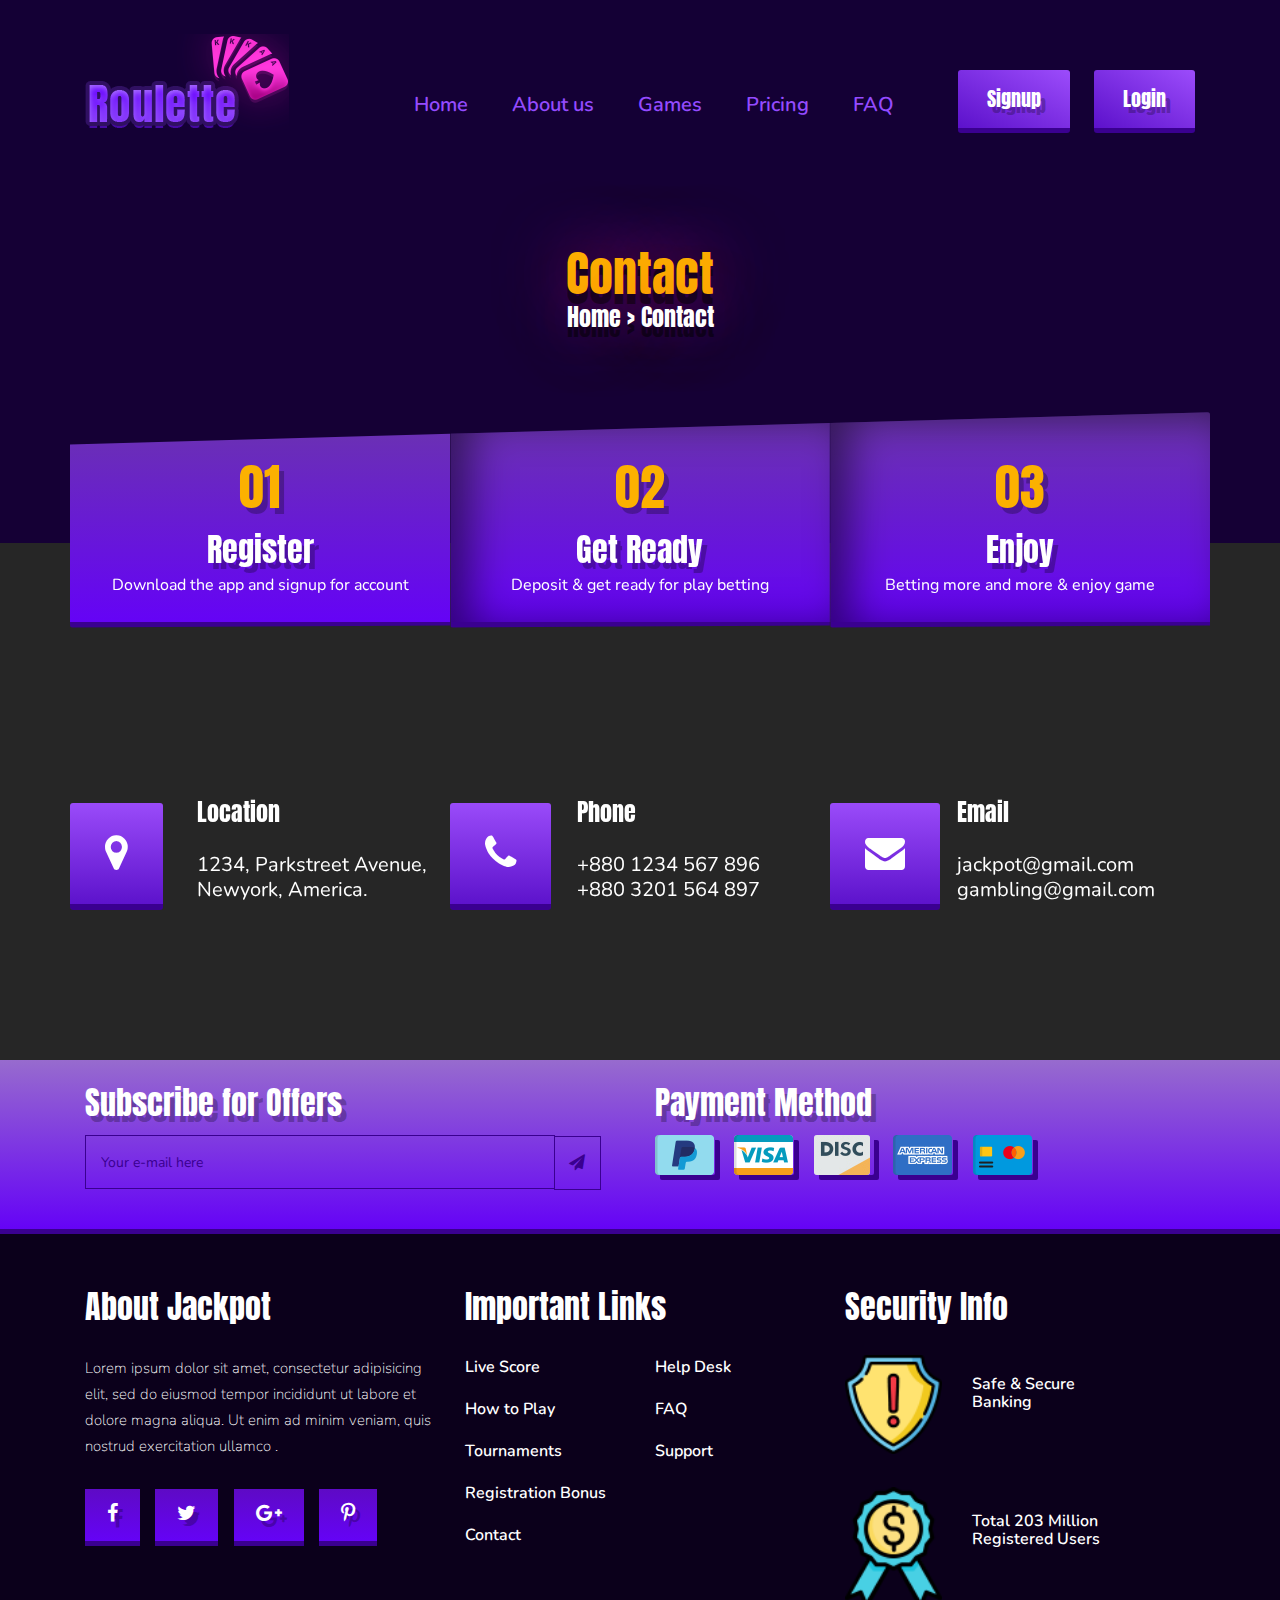
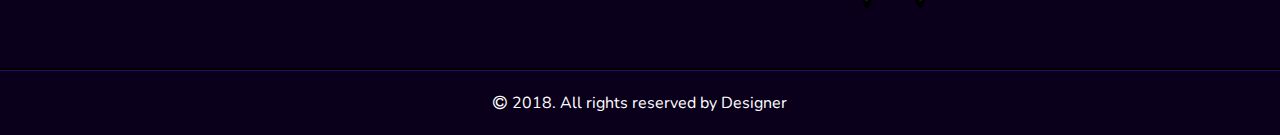
<file: contact.html>
<!DOCTYPE html>
<html lang="en">
<head>
    <meta charset="UTF-8">
    <meta http-equiv="X-UA-Compatible" content="IE=edge">
    <meta name="viewport" content="width=device-width, initial-scale=1.0">
    <title>Jackpot/contact</title>
    <link type="images/png" rel="shortcurt icon" href="images//sitebar_logo.png">

    <!-- google fonts  -->
    <link rel="preconnect" href="https://fonts.googleapis.com">
<link rel="preconnect" href="https://fonts.gstatic.com" crossorigin>
<link href="https://fonts.googleapis.com/css2?family=Anton&family=Nunito:wght@400;600&display=swap" rel="stylesheet">
<link href="https://fonts.googleapis.com/css2?family=Anton&family=Nunito:wght@200&display=swap" rel="stylesheet">
<link href="https://fonts.googleapis.com/css2?family=Anton&family=Nunito:wght@200;400;700;900&display=swap" rel="stylesheet">
    <!-- google fonts  -->

    <link rel="stylesheet" href="css/bootstrap.min.css">
    <link rel="stylesheet" href="css/slick.css">
    <link rel="stylesheet" href="css/font-awesome.min.css">
    <link rel="stylesheet" href="css/style.css">
    <link rel="stylesheet" href="css/media.css">

</head>
<body>
    <!--============== nav part start  ==============-->
    <nav class="navbar navbar-expand-lg">
        <div class="container">
            <a class="navbar-brand" href="#"><img src="images/logo.png" alt="logo"></a>
            <button class="navbar-toggler" type="button" data-toggle="collapse" data-target="#navbarSupportedContent" aria-controls="navbarSupportedContent" aria-expanded="false" aria-label="Toggle navigation">
                <i class="fa fa-bars"></i>
            </button>
            <div class="collapse navbar-collapse" id="navbarSupportedContent">
                <ul class="navbar-nav ml-auto">
                    <li class="nav-item active">
                        <a class="nav-link" href="index.html">Home <span class="sr-only">(current)</span></a>
                    </li>
                    <li class="nav-item">
                        <a class="nav-link" href="about.html"> About us </a>
                    </li>
                    <li class="nav-item">
                        <a class="nav-link" href="games.html">Games </a>
                    </li>
                    <li class="nav-item ">
                        <a class="nav-link" href="#">Pricing </a>
                        <ul>
                            <li><a href="member.html">Member</a></li>
                            <li><a href="promotion.html">Promotions</a></li>
                        </ul>
                        
                    </li>
                    <li class="nav-item">
                        <a class="nav-link" href="#">FAQ</a>
                    </li>
                    <li class="nav-item log_item">
                        <a class="nav-link logs" href="singup.html">Signup</a>
                        <a class="nav-link logs" href="login.html">Login</a>
                    </li>
                </ul>
            </div>
        </div>
    </nav>
    <!--============== nav part end  ==============-->
    <!--============== banner part start  ==============-->
    <section id="about_banner">
        <div class="container posi">
           <div class="row">
               <div class="col-lg-12 text-center">
                   <div class="about">
                       <div class="about_text">
                           <h3>Contact</h3>
                           <h4>Home > Contact</h4>
                       </div>
                   </div>
               </div>
            </div>
                <!-- banner right part end  -->
                <!-- position part start  -->
                <div class="about_position p_text">
                    <h3>01</h3>
                    <h4>Register</h4>
                    <p>Download the app and signup for account</p>
                </div>
                <div class="about_position_two p_text">
                    <h3>02</h3>
                    <h4>Get Ready</h4>
                    <p>Deposit & get ready for play betting</p>
                </div>
                 <div class="about_position_three p_text">
                    <h3>03</h3>
                    <h4>Enjoy</h4>
                    <p>Betting more and more & enjoy game</p>
                </div>
                <!-- position part end  -->
           </div>
        </div>
    </section>
    <!--============== banner part end  ==============-->
    <!--============= signup part START  ==============-->
    <section id="contact">
            <div class="map">
                <iframe src="https://www.google.com/maps/embed?pb=!1m14!1m12!1m3!1d7301.379615354401!2d90.3888285!3d23.7940578!2m3!1f0!2f0!3f0!3m2!1i1024!2i768!4f13.1!5e0!3m2!1sen!2sbd!4v1638206264685!5m2!1sen!2sbd" width="100%" height="510" style="border:0;" allowfullscreen="" loading=""></iframe>
                <div class="map_overlay">
                    <div class="container contain">
                        <div class="row">
                            <!-- location part  -->
                            <div class="col-lg-4 offset-lg-0 col-sm-6 col-md-4 mt-lg-0 ">
                                <div class="contact_items">
                                    <div class="row">
                                        <div class="col-lg-4 col-sm-4 col-md-4 p-lg-0">
                                            <div class="location">
                                                <a href="https://goo.gl/maps/aiukh9XkpzwEsR2E8">
                                                    <i class="fa fa-map-marker"></i>
                                                </a>
                                            </div>
                                        </div>
                                        <div class="col-lg-8 col-sm-8 col-md-8 p-lg-0">
                                            <div class="location_text">
                                                <h4>Location</h4>
                                                <p>1234, Parkstreet Avenue, </p>
                                                <p>Newyork, America.</p>
                                            </div>
                                        </div>
                                    </div>
                                </div>
                            </div>
                            <!-- location part  -->
                            <!-- phone part  -->
                            <div class="col-lg-4 offset-lg-0 col-sm-6 col-md-4 mt-lg-0">
                                <div class="contact_items">
                                    <div class="row">
                                        <div class="col-lg-4 col-sm-4 col-md-4 p-0">
                                            <div class="location">
                                                <a href="#">
                                                    <i class="fa fa-phone"></i>
                                                </a>
                                            </div>
                                        </div>
                                        <div class="col-lg-8 col-sm-8 col-md-8 p-0">
                                            <div class="location_text">
                                                <h4>Phone</h4>
                                                <p>+880 1234 567 896 </p>
                                                <p>+880 3201 564 897</p>
                                            </div>
                                        </div>
                                    </div>
                                </div>
                            </div>
                            <!-- phone part end  -->
                            <!-- email part start  -->
                            <div class="col-lg-4 col-sm-6 col-md-4 offset-lg-0 offset-md-0 mt-md-0 mt-lg-0 mt-sm-4">
                                <div class="contact_items">
                                    <div class="row">
                                        <div class="col-lg-4 col-sm-4 col-md-4 p-0">
                                            <div class="location">
                                                <a href="#">
                                                    <i class="fa fa-envelope"></i>
                                                </a>
                                            </div>
                                        </div>
                                        <div class="col-lg-8 col-sm-8 col-md-8 p-0">
                                            <div class="location_text">
                                                <h4>Email</h4>
                                                <p>jackpot@gmail.com </p>
                                                <p>gambling@gmail.com</p>
                                            </div>
                                        </div>
                                    </div>
                                </div>
                            </div>
                            <!-- email part end  -->
                        </div>
                    </div>
                </div>
            </div>
    </section>
    <!--============== signup part END  ==============-->
    <!--============== sub_pay part START  ==============-->
    <section id="subscript">
        <div class="container">
            <div class="row">
                <div class="col-lg-6">
                    <div class="subscribe">
                        <div class="subscrribe_head">
                            <h4>Subscribe for Offers</h4>
                        </div>
                        <div class="email">
                            <form action="#" method="post">
                               <div class="email_field">
                                <input type="email" placeholder="Your e-mail here" id="email">
                                <div class="err" id="eml_err"></div>
                               </div>
                               <div class="buttton_field" onclick="return sub()" id="button">
                                   <button type="submit"><i class="fa fa-paper-plane"></i></button>
                               </div>
                            </form>
                        </div>
                    </div>
                </div>
                <div class="col-lg-6 ">
                    <div class="payment">
                        <div class="subscrribe_head">
                            <h4>Payment Method</h4>
                        </div>
                        <div class="payment_type text-lg-left text-sm-center">
                            <div class="visa">
                                <a href="#"><img src="images/paypal.png" alt="paypal" class="w-100 img-fluid"></a>
                            </div>
                            <div class="visa">
                                <a href="#"><img src="images/visa.png" alt="visa" class="w-100 img-fluid"></a>
                            </div>
                            <div class="visa">
                                <a href="#"><img src="images/dise.jpg" alt="dise" class="w-100 img-fluid"></a>
                            </div>
                            <div class="visa">
                                <a href="#"><img src="images/amxe.png" alt="amxe" class="w-100 img-fluid"></a>
                            </div>
                            <div class="visa mr">
                                <a href="#"><img src="images/mastar.png" alt="mastar" class="w-100 img-fluid"></a>
                            </div>
                        </div>
                    </div>
                </div>
            </div>
        </div>
    </section>
    <!--============== sub_pay part END  ==============-->
    <!--============== footer part START  ==============-->
    <section id="footer">
        <div class="container">
            <div class="row">
                <!-- footer_items_one  -->
                <div class="col-lg-4 text-sm-center text-lg-left">
                    <div class="footer_items">
                        <div class="footer_item_head mb">
                            <h3>About Jackpot</h3>
                        </div>
                        <div class="footer_para">
                            <p>Lorem ipsum dolor sit amet, consectetur adipisicing elit, sed do eiusmod tempor incididunt ut labore et dolore magna aliqua. Ut enim ad minim veniam, quis nostrud exercitation ullamco .</p>
                        </div>
                        <div class="footer_icons ">
                            <a href="#"><i class="fa fa-facebook"></i></a>
                            <a href="#"><i class="fa fa-twitter"></i></a>
                            <a href="#"><i class="fa fa-google-plus" ></i></a>
                            <a href="#"><i class="fa fa-pinterest-p"></i></a>
                        </div>
                    </div>
                </div>
                <!-- footer_items_one  -->
                <!-- footer_items_two  -->
                <div class="col-lg-4 col-sm-6 mt-sm-4 mt-lg-0">
                    <div class="footer_items">
                        <div class="footer_item_head">
                            <h3>Important Links</h3>
                        </div>
                        <div class="row">
                            <div class="col-lg-6 col-sm-7">
                                <div class="import_link_one">
                                    <a class="pt" href="#">Live Score</a>
                                </div>
                                <div class="import_link_one mt">
                                    <a href="#">How to Play</a>
                                </div>
                                <div class="import_link_one mt">
                                    <a href="#">Tournaments</a>
                                </div>
                                 <div class="import_link_one mt">
                                    <a href="#">Registration Bonus</a>
                                </div>
                                <div class="import_link_one mt">
                                    <a href="contact.html">Contact</a>
                                </div>
                            </div>
                            <div class="col-lg-6 col-sm-5">
                                <div class="import_link_one">
                                    <a class="pt" href="#">Help Desk</a>
                                </div>
                                 <div class="import_link_one mt">
                                    <a href="#">FAQ</a>
                                </div>
                                <div class="import_link_one mt">
                                    <a href="#">Support</a>
                                </div>
                            </div>
                        </div>
                    </div>
                </div>
                <!-- footer_items_two  -->
                <!-- footer_items_three  -->
                <div class="col-lg-4 col-sm-6 mt-sm-4 mt-lg-0">
                    <div class="footer_items">
                        <div class="footer_item_head">
                            <h3>Security Info</h3>
                        </div>
                        <!-- footer_items_three/one  -->
                        <div class="row">
                            <div class="col-lg-4 col-sm-3">
                                <div class="secur_img">
                                    <div class="secur_images">
                                        <img src="images/security_one.png" alt="security_one" class="w-100 img-fluid">
                                    </div>
                                </div>
                            </div>
                            <div class="col-lg-8 col-sm-9">
                                <div class="secur_text">
                                    <div class="secur_para">
                                        <p>Safe & Secure
                                            Banking</p>
                                    </div>
                                </div>
                            </div>
                        </div>
                        <!-- footer_items_three/one  -->
                        <!-- footer_items_three/two  -->
                        <div class="row">
                            <div class="col-lg-4 col-sm-3">
                                <div class="secur_img secur_two">
                                    <div class="secur_images">
                                        <img src="images/securit_two.png" alt="security_two" class="w-100 img-fluid">
                                    </div>
                                </div>
                            </div>
                            <div class="col-lg-8 col-sm-9">
                                <div class="secur_text secur_two">
                                    <div class="secur_para sp ">
                                        <p>Total 203 Million
                                            Registered Users
                                        </p>
                                    </div>
                                </div>
                            </div>
                        </div>
                    </div>
                </div>
                <!-- footer_items_three/two  -->
                <!-- footer_items_three  -->
            </div>
        </div>
    </section>
    <!--============== footer part end  ==============-->
    <!--============== footer last part start  ==============-->
    <section id="footer_last">
        <div class="container">
            <div class="row">
                <div class="col-lg-12">
                    <div class="footer_last_text text-center">
                        <i class="fa fa-copyright"></i>
                        <p> 2018. All rights reserved by Designer</p>
                    </div>
                </div>
            </div>
        </div>
    </section>
    <!--============== footer last part end  ==============-->
    <!--============== nav part start  ==============-->

    <script src="js/jquery-1.12.4.min.js"></script>
    <script src="js/bootstrap.min.js"></script>
    <script src="js/slick.min.js"></script>
    <script src="js/custom.js"></script>
    
</body>
</html>
</file>
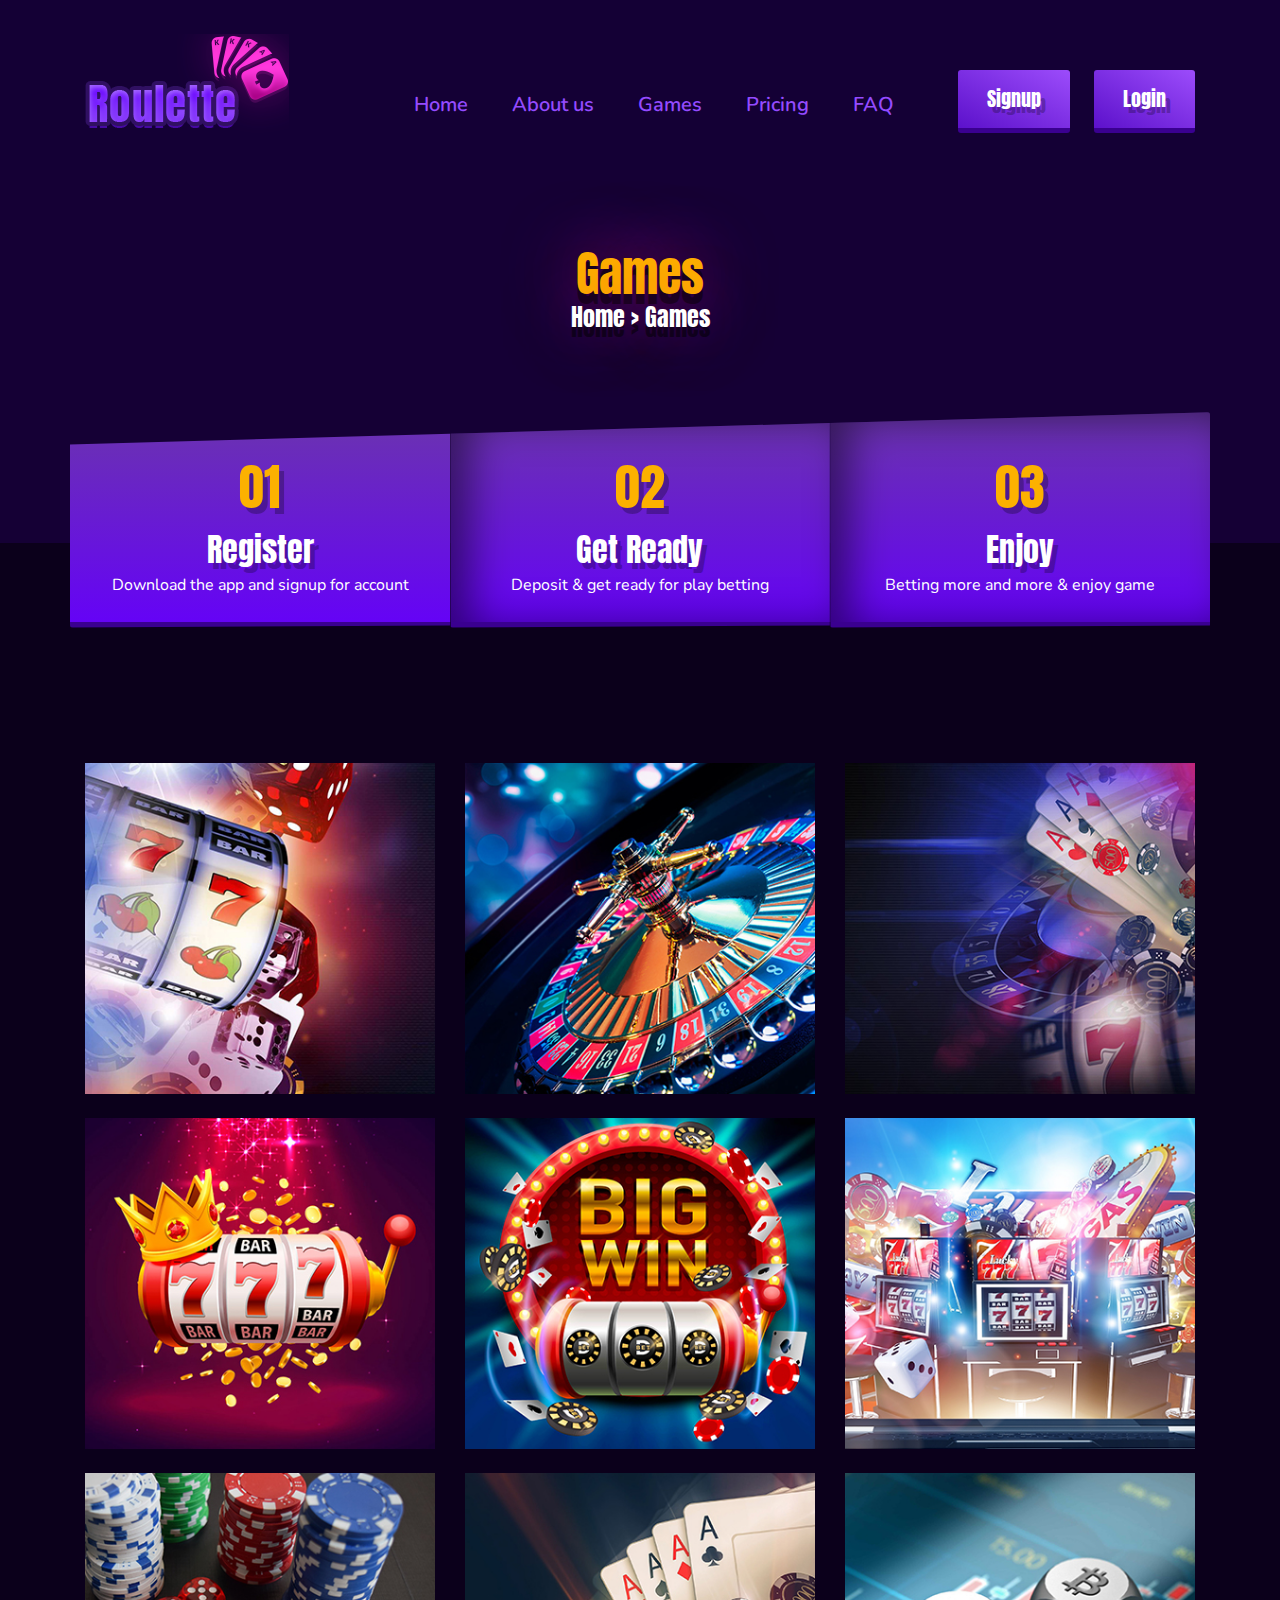
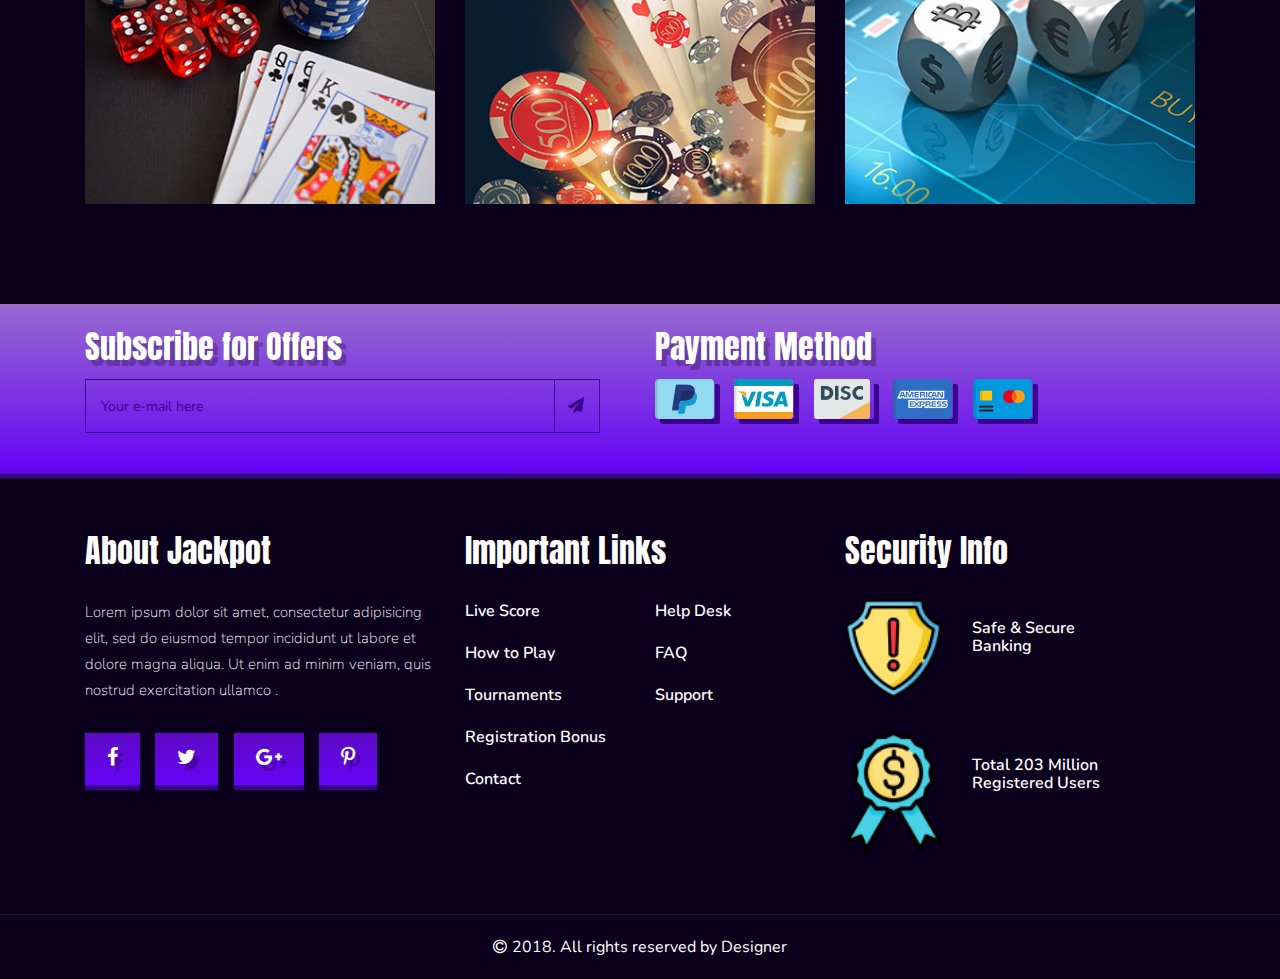
<file: games.html>
<!DOCTYPE html>
<html lang="en">
<head>
    <meta charset="UTF-8">
    <meta http-equiv="X-UA-Compatible" content="IE=edge">
    <meta name="viewport" content="width=device-width, initial-scale=1.0">
    <title>Jackpot/games</title>
    <link type="images/png" rel="shortcurt icon" href="images//sitebar_logo.png">

    <!-- google fonts  -->
    <link rel="preconnect" href="https://fonts.googleapis.com">
<link rel="preconnect" href="https://fonts.gstatic.com" crossorigin>
<link href="https://fonts.googleapis.com/css2?family=Anton&family=Nunito:wght@400;600&display=swap" rel="stylesheet">
<link href="https://fonts.googleapis.com/css2?family=Anton&family=Nunito:wght@200&display=swap" rel="stylesheet">
<link href="https://fonts.googleapis.com/css2?family=Anton&family=Nunito:wght@200;400;700;900&display=swap" rel="stylesheet">
    <!-- google fonts  -->

    <link rel="stylesheet" href="css/bootstrap.min.css">
    <link rel="stylesheet" href="css/slick.css">
    <link rel="stylesheet" href="css/font-awesome.min.css">
    <link rel="stylesheet" href="css/style.css">
    <link rel="stylesheet" href="css/media.css">

</head>
<body>
    <!--============== nav part start  ==============-->
    <nav class="navbar navbar-expand-lg">
        <div class="container">
            <a class="navbar-brand" href="#"><img src="images/logo.png" alt="logo"></a>
            <button class="navbar-toggler" type="button" data-toggle="collapse" data-target="#navbarSupportedContent" aria-controls="navbarSupportedContent" aria-expanded="false" aria-label="Toggle navigation">
                <i class="fa fa-bars"></i>
            </button>
            <div class="collapse navbar-collapse" id="navbarSupportedContent">
                <ul class="navbar-nav ml-auto">
                    <li class="nav-item active">
                        <a class="nav-link" href="index.html">Home <span class="sr-only">(current)</span></a>
                    </li>
                    <li class="nav-item">
                        <a class="nav-link" href="about.html"> About us </a>
                    </li>
                    <li class="nav-item">
                        <a class="nav-link" href="#">Games </a>
                    </li>
                    <li class="nav-item ">
                        <a class="nav-link" href="#">Pricing </a>
                        <ul>
                            <li><a href="member.html">Member</a></li>
                            <li><a href="promotion.html">Promotions</a></li>
                        </ul>
                    </li>
                    <li class="nav-item">
                        <a class="nav-link" href="#">FAQ</a>
                    </li>
                    <li class="nav-item log_item">
                        <a class="nav-link logs" href="singup.html">Signup</a>
                        <a class="nav-link logs" href="login.html">Login</a>
                    </li>
                </ul>
            </div>
        </div>
    </nav>
    <!--============== nav part end  ==============-->
    <!--============== banner part start  ==============-->
    <section id="about_banner">
        <div class="container posi">
           <div class="row">
               <div class="col-lg-12 text-center">
                   <div class="about">
                       <div class="about_text">
                           <h3>Games</h3>
                           <h4>Home > Games</h4>
                       </div>
                   </div>
               </div>
            </div>
                <!-- banner right part end  -->
                <!-- position part start  -->
                <div class="about_position p_text">
                    <h3>01</h3>
                    <h4>Register</h4>
                    <p>Download the app and signup for account</p>
                </div>
                <div class="about_position_two p_text">
                    <h3>02</h3>
                    <h4>Get Ready</h4>
                    <p>Deposit & get ready for play betting</p>
                </div>
                 <div class="about_position_three p_text">
                    <h3>03</h3>
                    <h4>Enjoy</h4>
                    <p>Betting more and more & enjoy game</p>
                </div>
                
                <!-- position part end  -->
           </div>
        </div>
    </section>
    <!--============== banner part end  ==============-->
    <!--============== game part end  ==============-->
    <section id="games">
        <div class="container">
            <div class="row">
                 <!-- game_img_items one start  -->
                <div class="col-lg-4 col-sm-4">
                    <div class="game_img_items">
                        <div class="game_img">
                            <img src="images/01_Home_Page.jpg" alt="Home_Page" class="w-100 img-fluid">
                            <div class="game_overlay">
                                <div class="game_overlay_text">
                                    <h4>Casino Game</h4>
                                    <a href="#">Play Now</a>
                                </div>
                            </div>
                        </div>
                    </div>
                </div>
                 <!-- game_img_items one end  -->
                <!-- game_img_items two  -->
                <div class="col-lg-4 col-sm-4">
                    <div class="game_img_items">
                        <div class="game_img">
                            <img src="images/game_two.jpg" alt="game_two" class="w-100 img-fluid">
                            <div class="game_overlay">
                                <div class="game_overlay_text">
                                    <h4>Casino Game</h4>
                                    <a href="#">Play Now</a>
                                </div>
                            </div>
                        </div>
                    </div>
                </div>
                <!-- game_img_items two end  -->
                <!-- game_img_items three start  -->
                <div class="col-lg-4 col-sm-4">
                    <div class="game_img_items">
                        <div class="game_img">
                            <img src="images/game_tri.jpg" alt="game_tri" class="w-100 img-fluid">
                            <div class="game_overlay">
                                <div class="game_overlay_text">
                                    <h4>Casino Game</h4>
                                    <a href="#">Play Now</a>
                                </div>
                            </div>
                        </div>
                    </div>
                </div>
                <!-- game_img_items three end -->
                <!-- game_img_items four start -->
                <div class="col-lg-4 mt-4 col-sm-4">
                    <div class="game_img_items">
                        <div class="game_img">
                            <img src="images/games_img_four.jpg" alt="games_img" class="w-100 img-fluid">
                            <div class="game_overlay">
                                <div class="game_overlay_text">
                                    <h4>Casino Game</h4>
                                    <a href="#">Play Now</a>
                                </div>
                            </div>
                        </div>
                    </div>
                </div>
                 <!-- game_img_items four start -->
                 <!-- game_img_items five start -->
                 <div class="col-lg-4 mt-4 col-sm-4">
                    <div class="game_img_items">
                        <div class="game_img">
                            <img src="images/games_img_five.jpg" alt="games" class="w-100 img-fluid">
                            <div class="game_overlay">
                                <div class="game_overlay_text">
                                    <h4>Casino Game</h4>
                                    <a href="#">Play Now</a>
                                </div>
                            </div>
                        </div>
                    </div>
                </div>
                 <!-- game_img_items five end -->
                 <!-- game_img_items six start -->
                 <div class="col-lg-4 mt-4 col-sm-4">
                    <div class="game_img_items">
                        <div class="game_img">
                            <img src="images/games_img_six.jpg" alt="Home_Page" class="w-100 img-fluid">
                            <div class="game_overlay">
                                <div class="game_overlay_text">
                                    <h4>Casino Game</h4>
                                    <a href="#">Play Now</a>
                                </div>
                            </div>
                        </div>
                    </div>
                </div>
                 <!-- game_img_items six end -->
                 <!-- game_img_items seven start -->
                 <div class="col-lg-4 mt-4 col-sm-4">
                    <div class="game_img_items">
                        <div class="game_img">
                            <img src="images/games_img_seven.jpg" alt="Home_Page" class="w-100 img-fluid">
                            <div class="game_overlay">
                                <div class="game_overlay_text">
                                    <h4>Casino Game</h4>
                                    <a href="#">Play Now</a>
                                </div>
                            </div>
                        </div>
                    </div>
                </div>
                 <!-- game_img_items seven end -->
                 <!-- game_img_items eight start -->
                 <div class="col-lg-4 mt-4 col-sm-4">
                    <div class="game_img_items">
                        <div class="game_img">
                            <img src="images/games_img_eight.jpg" alt="game_img" class="w-100 img-fluid">
                            <div class="game_overlay">
                                <div class="game_overlay_text">
                                    <h4>Casino Game</h4>
                                    <a href="#">Play Now</a>
                                </div>
                            </div>
                        </div>
                    </div>
                </div>
                 <!-- game_img_items eight end -->
                 <!-- game_img_items nine start -->
                 <div class="col-lg-4 mt-4 col-sm-4">
                    <div class="game_img_items">
                        <div class="game_img">
                            <img src="images/games_img_nine.jpg" alt="games_img" class="w-100 img-fluid">
                            <div class="game_overlay">
                                <div class="game_overlay_text">
                                    <h4>Casino Game</h4>
                                    <a href="#">Play Now</a>
                                </div>
                            </div>
                        </div>
                    </div>
                </div>
                 <!-- game_img_items nine end -->

            </div>
        </div>
    </section>
    <!--============== game part END  ==============-->
    <!--============== sub_pay part START  ==============-->
    <section id="subscript">
        <div class="container">
            <div class="row">
                <div class="col-lg-6 col-md-6">
                    <div class="subscribe">
                        <div class="subscrribe_head">
                            <h4>Subscribe for Offers</h4>
                        </div>
                        <div class="email">
                            <form action="#" method="post">
                               <div class="email_field">
                                <input type="email" placeholder="Your e-mail here" id="email">
                                <div class="err" id="eml_err"></div>
                               </div>
                               <div class="buttton_field game_field" onclick="return sub()" id="button">
                                   <button type="submit"><i class="fa fa-paper-plane"></i></button>
                               </div>
                            </form>
                        </div>
                    </div>
                </div>
                <div class="col-lg-6 col-md-6 ">
                    <div class="payment">
                        <div class="subscrribe_head">
                            <h4>Payment Method</h4>
                        </div>
                        <div class="payment_type text-lg-left text-sm-center">
                            <div class="visa">
                                <a href="#"><img src="images/paypal.png" alt="paypal" class="w-100 img-fluid"></a>
                            </div>
                            <div class="visa">
                                <a href="#"><img src="images/visa.png" alt="visa" class="w-100 img-fluid"></a>
                            </div>
                            <div class="visa">
                                <a href="#"><img src="images/dise.jpg" alt="dise" class="w-100 img-fluid"></a>
                            </div>
                            <div class="visa">
                                <a href="#"><img src="images/amxe.png" alt="amxe" class="w-100 img-fluid"></a>
                            </div>
                            <div class="visa mr">
                                <a href="#"><img src="images/mastar.png" alt="mastar" class="w-100 img-fluid"></a>
                            </div>
                        </div>
                    </div>
                </div>
            </div>
        </div>
    </section>
    <!--============== sub_pay part END  ==============-->
    <!--============== footer part START  ==============-->
    <section id="footer">
        <div class="container">
            <div class="row">
                <!-- footer_items_one  -->
                <div class="col-lg-4 text-sm-center text-lg-left">
                    <div class="footer_items">
                        <div class="footer_item_head mb">
                            <h3>About Jackpot</h3>
                        </div>
                        <div class="footer_para">
                            <p>Lorem ipsum dolor sit amet, consectetur adipisicing elit, sed do eiusmod tempor incididunt ut labore et dolore magna aliqua. Ut enim ad minim veniam, quis nostrud exercitation ullamco .</p>
                        </div>
                        <div class="footer_icons ">
                            <a href="#"><i class="fa fa-facebook"></i></a>
                            <a href="#"><i class="fa fa-twitter"></i></a>
                            <a href="#"><i class="fa fa-google-plus" ></i></a>
                            <a href="#"><i class="fa fa-pinterest-p"></i></a>
                        </div>
                    </div>
                </div>
                <!-- footer_items_one  -->
                <!-- footer_items_two  -->
                <div class="col-lg-4 col-sm-6 mt-sm-4 mt-lg-0">
                    <div class="footer_items">
                        <div class="footer_item_head">
                            <h3>Important Links</h3>
                        </div>
                        <div class="row">
                            <div class="col-lg-6 col-sm-7">
                                <div class="import_link_one">
                                    <a class="pt" href="#">Live Score</a>
                                </div>
                                <div class="import_link_one mt">
                                    <a href="#">How to Play</a>
                                </div>
                                <div class="import_link_one mt">
                                    <a href="#">Tournaments</a>
                                </div>
                                 <div class="import_link_one mt">
                                    <a href="#">Registration Bonus</a>
                                </div>
                                <div class="import_link_one mt">
                                    <a href="contact.html">Contact</a>
                                </div>
                            </div>
                            <div class="col-lg-6 col-sm-5">
                                <div class="import_link_one">
                                    <a class="pt" href="#">Help Desk</a>
                                </div>
                                 <div class="import_link_one mt">
                                    <a href="#">FAQ</a>
                                </div>
                                <div class="import_link_one mt">
                                    <a href="#">Support</a>
                                </div>
                            </div>
                        </div>
                    </div>
                </div>
                <!-- footer_items_two  -->
                <!-- footer_items_three  -->
                <div class="col-lg-4 col-sm-6 mt-sm-4 mt-lg-0">
                    <div class="footer_items">
                        <div class="footer_item_head">
                            <h3>Security Info</h3>
                        </div>
                        <!-- footer_items_three/one  -->
                        <div class="row">
                            <div class="col-lg-4 col-sm-3">
                                <div class="secur_img">
                                    <div class="secur_images">
                                        <img src="images/security_one.png" alt="security_one" class="w-100 img-fluid">
                                    </div>
                                </div>
                            </div>
                            <div class="col-lg-8 col-sm-9">
                                <div class="secur_text">
                                    <div class="secur_para">
                                        <p>Safe & Secure
                                            Banking</p>
                                    </div>
                                </div>
                            </div>
                        </div>
                        <!-- footer_items_three/one  -->
                        <!-- footer_items_three/two  -->
                        <div class="row">
                            <div class="col-lg-4 col-sm-3">
                                <div class="secur_img secur_two">
                                    <div class="secur_images">
                                        <img src="images/securit_two.png" alt="security_two" class="w-100 img-fluid">
                                    </div>
                                </div>
                            </div>
                            <div class="col-lg-8 col-sm-9">
                                <div class="secur_text secur_two">
                                    <div class="secur_para sp ">
                                        <p>Total 203 Million
                                            Registered Users
                                        </p>
                                    </div>
                                </div>
                            </div>
                        </div>
                    </div>
                </div>
                <!-- footer_items_three/two  -->
                <!-- footer_items_three  -->
            </div>
        </div>
    </section>
    <!--============== footer part end  ==============-->
    <!--============== footer last part start  ==============-->
    <section id="footer_last">
        <div class="container">
            <div class="row">
                <div class="col-lg-12">
                    <div class="footer_last_text text-center">
                        <i class="fa fa-copyright"></i>
                        <p> 2018. All rights reserved by Designer</p>
                    </div>
                </div>
            </div>
        </div>
    </section>
    <!--============== footer last part end  ==============-->
    <!--============== nav part start  ==============-->

    <script src="js/jquery-1.12.4.min.js"></script>
    <script src="js/bootstrap.min.js"></script>
    <script src="js/slick.min.js"></script>
    <script src="js/custom.js"></script>
    
</body>
</html>
</file>
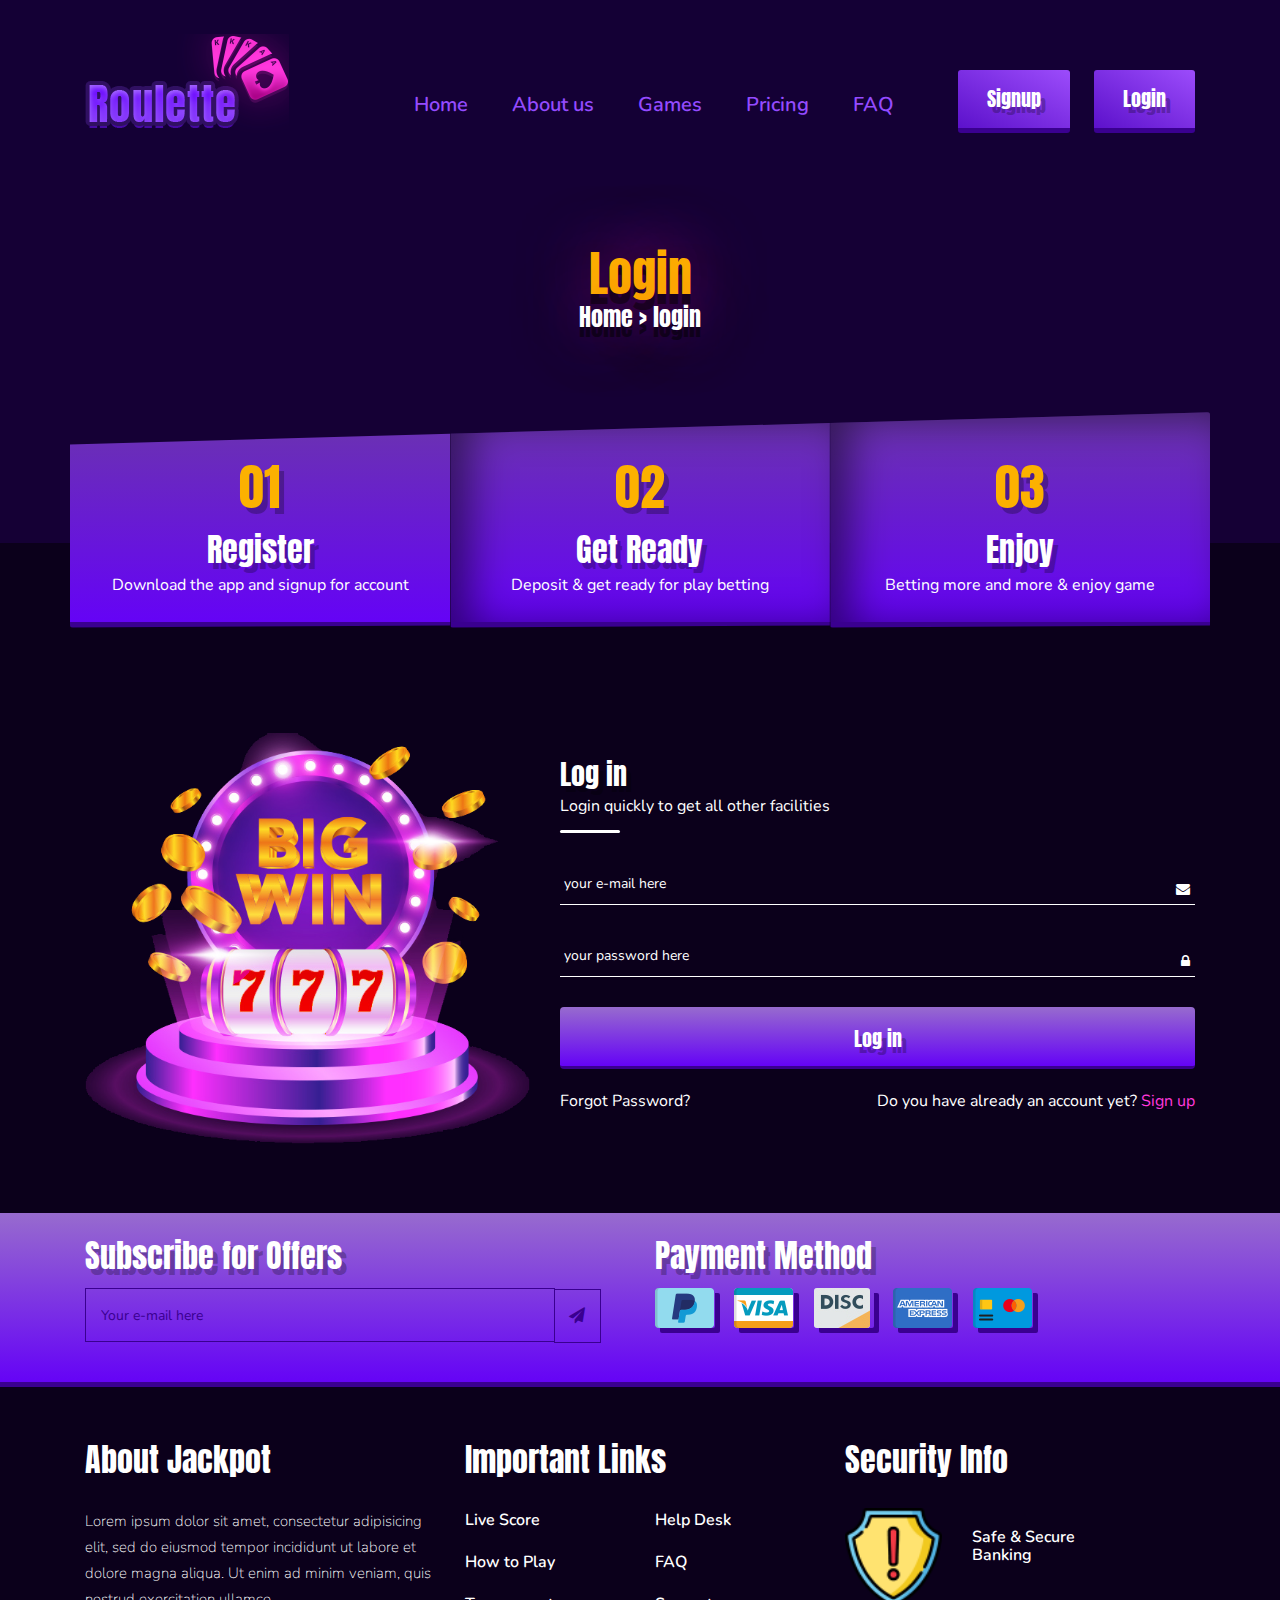
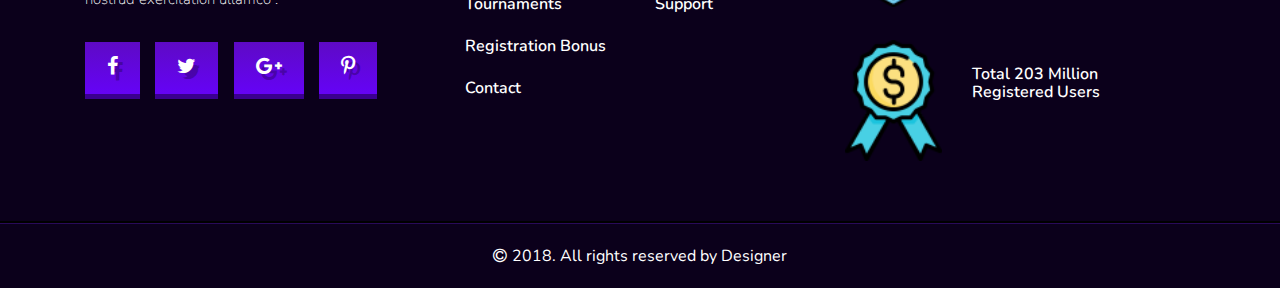
<file: login.html>
<!DOCTYPE html>
<html lang="en">
<head>
    <meta charset="UTF-8">
    <meta http-equiv="X-UA-Compatible" content="IE=edge">
    <meta name="viewport" content="width=device-width, initial-scale=1.0">
    <title>Jackpot/login</title>
    <link type="images/png" rel="shortcurt icon" href="images//sitebar_logo.png">

    <!-- google fonts  -->
    <link rel="preconnect" href="https://fonts.googleapis.com">
<link rel="preconnect" href="https://fonts.gstatic.com" crossorigin>
<link href="https://fonts.googleapis.com/css2?family=Anton&family=Nunito:wght@400;600&display=swap" rel="stylesheet">
<link href="https://fonts.googleapis.com/css2?family=Anton&family=Nunito:wght@200&display=swap" rel="stylesheet">
<link href="https://fonts.googleapis.com/css2?family=Anton&family=Nunito:wght@200;400;700;900&display=swap" rel="stylesheet">
    <!-- google fonts  -->

    <link rel="stylesheet" href="css/bootstrap.min.css">
    <link rel="stylesheet" href="css/slick.css">
    <link rel="stylesheet" href="css/font-awesome.min.css">
    <link rel="stylesheet" href="css/style.css">
    <link rel="stylesheet" href="css/media.css">

</head>
<body>
    <!--============== nav part start  ==============-->
    <nav class="navbar navbar-expand-lg">
        <div class="container">
            <a class="navbar-brand" href="#"><img src="images/logo.png" alt="logo"></a>
            <button class="navbar-toggler" type="button" data-toggle="collapse" data-target="#navbarSupportedContent" aria-controls="navbarSupportedContent" aria-expanded="false" aria-label="Toggle navigation">
                <i class="fa fa-bars"></i>
            </button>
            <div class="collapse navbar-collapse" id="navbarSupportedContent">
                <ul class="navbar-nav ml-auto">
                    <li class="nav-item active">
                        <a class="nav-link" href="index.html">Home <span class="sr-only">(current)</span></a>
                    </li>
                    <li class="nav-item">
                        <a class="nav-link" href="about.html"> About us </a>
                    </li>
                    <li class="nav-item">
                        <a class="nav-link" href="games.html">Games </a>
                    </li>
                    <li class="nav-item  ">
                        <a class="nav-link" href="#">Pricing </a>
                        <ul>
                            <li><a href="member.html">Member</a></li>
                            <li><a href="promotion.html">Promotions</a></li>
                        </ul>
                    </li>
                    <li class="nav-item">
                        <a class="nav-link" href="#">FAQ</a>
                    </li>
                    <li class="nav-item log_item">
                        <a class="nav-link logs" href="singup.html">Signup</a>
                        <a class="nav-link logs" href="#">Login</a>
                    </li>
                </ul>
            </div>
        </div>
    </nav>
    <!--============== nav part end  ==============-->
    <!--============== banner part start  ==============-->
    <section id="about_banner">
        <div class="container posi">
           <div class="row">
               <div class="col-lg-12 text-center">
                   <div class="about">
                       <div class="about_text">
                           <h3>Login</h3>
                           <h4>Home > login</h4>
                       </div>
                   </div>
               </div>
            </div>
                <!-- banner right part end  -->
                <!-- position part start  -->
                <div class="about_position p_text">
                    <h3>01</h3>
                    <h4>Register</h4>
                    <p>Download the app and signup for account</p>
                </div>
                <div class="about_position_two p_text">
                    <h3>02</h3>
                    <h4>Get Ready</h4>
                    <p>Deposit & get ready for play betting</p>
                </div>
                 <div class="about_position_three p_text">
                    <h3>03</h3>
                    <h4>Enjoy</h4>
                    <p>Betting more and more & enjoy game</p>
                </div>
                <!-- position part end  -->
           </div>
        </div>
    </section>
    <!--============== banner part end  ==============-->
    <!--============= signup part START  ==============-->
    <section id="singup">
        <div class="container">
            <div class="row">
                <div class="col-lg-5 col-md-5">
                    <div class="signup_img_part">
                        <div class="signup_img">
                            <img src="images/Signup.png" alt="sign_img" class="w-100 img-fluid">
                        </div>
                    </div>
                </div>
                <div class="col-lg-7 col-md-7">
                    <div class="signup">
                        <div class="signup_head">
                            <h4>Log in</h4>
                            <p>Login quickly to get all other facilities</p>
                        </div>
                        <div class="form">
                            <form action="#" method="post">
                                <div class="sign_field">
                                    <input type="text" placeholder="your e-mail here" id="e_mail">
                                    <div class="err" id="e_err"></div>
                                    <div class="sign_icon">
                                        <i class="fa fa-envelope"></i>
                                    </div>
                                </div>
                                <div class="sign_field">
                                    <input type="text" placeholder="your password here" id="password">
                                    <div class="err" id="pass_err"></div>
                                    <div class="sign_icon">
                                        <i class="fa fa-lock"></i>
                                    </div>
                                </div>
                                <div class="sign_field mb">
                                    <button type="submit" onclick="return log()">Log in</button>
                                </div>
                            </form>
                        </div>
                        <div class="form_btm_item">
                            <div class="row">
                                <div class="col-lg-5 col-sm-5 col-md-4">
                                    <div class="form_right_text log_left">
                                        <h4>Forgot Password?</h4>
                                    </div>
                                </div>
                                <div class="col-lg-7 col-sm-7 col-md-8 text-right">
                                    <div class="form_left_text">
                                        <h4>Do you have already an account yet?</h4>
                                        <a href="singup.html">Sign up</a>
                                    </div>
                                </div>
                                
                            </div>
                        </div>
                    </div>
                </div>
            </div>
        </div>
    </section>
    <!--============== signup part END  ==============-->
    <!--============== sub_pay part START  ==============-->
    <section id="subscript">
        <div class="container">
            <div class="row">
                <div class="col-lg-6 col-md-6">
                    <div class="subscribe">
                        <div class="subscrribe_head">
                            <h4>Subscribe for Offers</h4>
                        </div>
                        <div class="email">
                            <form action="#" method="post">
                               <div class="email_field">
                                <input type="email" placeholder="Your e-mail here" id="email">
                                <div class="err" id="eml_err"></div>
                               </div>
                               <div class="buttton_field" onclick="return sub()" id="button">
                                   <button type="submit"><i class="fa fa-paper-plane"></i></button>
                               </div>
                            </form>
                        </div>
                    </div>
                </div>
                <div class="col-lg-6 col-md-6">
                    <div class="payment">
                        <div class="subscrribe_head">
                            <h4>Payment Method</h4>
                        </div>
                        <div class="payment_type text-lg-left text-sm-center">
                            <div class="visa">
                                <a href="#"><img src="images/paypal.png" alt="paypal" class="w-100 img-fluid"></a>
                            </div>
                            <div class="visa">
                                <a href="#"><img src="images/visa.png" alt="visa" class="w-100 img-fluid"></a>
                            </div>
                            <div class="visa">
                                <a href="#"><img src="images/dise.jpg" alt="dise" class="w-100 img-fluid"></a>
                            </div>
                            <div class="visa">
                                <a href="#"><img src="images/amxe.png" alt="amxe" class="w-100 img-fluid"></a>
                            </div>
                            <div class="visa mr">
                                <a href="#"><img src="images/mastar.png" alt="mastar" class="w-100 img-fluid"></a>
                            </div>
                        </div>
                    </div>
                </div>
            </div>
        </div>
    </section>
    <!--============== sub_pay part END  ==============-->
    <!--============== footer part START  ==============-->
    <section id="footer">
        <div class="container">
            <div class="row">
                <!-- footer_items_one  -->
                <div class="col-lg-4 text-sm-center text-lg-left">
                    <div class="footer_items">
                        <div class="footer_item_head mb">
                            <h3>About Jackpot</h3>
                        </div>
                        <div class="footer_para">
                            <p>Lorem ipsum dolor sit amet, consectetur adipisicing elit, sed do eiusmod tempor incididunt ut labore et dolore magna aliqua. Ut enim ad minim veniam, quis nostrud exercitation ullamco .</p>
                        </div>
                        <div class="footer_icons ">
                            <a href="#"><i class="fa fa-facebook"></i></a>
                            <a href="#"><i class="fa fa-twitter"></i></a>
                            <a href="#"><i class="fa fa-google-plus" ></i></a>
                            <a href="#"><i class="fa fa-pinterest-p"></i></a>
                        </div>
                    </div>
                </div>
                <!-- footer_items_one  -->
                <!-- footer_items_two  -->
                <div class="col-lg-4 col-sm-6 mt-sm-4 mt-lg-0">
                    <div class="footer_items">
                        <div class="footer_item_head">
                            <h3>Important Links</h3>
                        </div>
                        <div class="row">
                            <div class="col-lg-6 col-sm-7">
                                <div class="import_link_one">
                                    <a class="pt" href="#">Live Score</a>
                                </div>
                                <div class="import_link_one mt">
                                    <a href="#">How to Play</a>
                                </div>
                                <div class="import_link_one mt">
                                    <a href="#">Tournaments</a>
                                </div>
                                 <div class="import_link_one mt">
                                    <a href="#">Registration Bonus</a>
                                </div>
                                <div class="import_link_one mt">
                                    <a href="contact.html">Contact</a>
                                </div>
                            </div>
                            <div class="col-lg-6 col-sm-5">
                                <div class="import_link_one">
                                    <a class="pt" href="#">Help Desk</a>
                                </div>
                                 <div class="import_link_one mt">
                                    <a href="#">FAQ</a>
                                </div>
                                <div class="import_link_one mt">
                                    <a href="#">Support</a>
                                </div>
                            </div>
                        </div>
                    </div>
                </div>
                <!-- footer_items_two  -->
                <!-- footer_items_three  -->
                <div class="col-lg-4 col-sm-6 mt-sm-4 mt-lg-0">
                    <div class="footer_items">
                        <div class="footer_item_head">
                            <h3>Security Info</h3>
                        </div>
                        <!-- footer_items_three/one  -->
                        <div class="row">
                            <div class="col-lg-4 col-sm-3">
                                <div class="secur_img">
                                    <div class="secur_images">
                                        <img src="images/security_one.png" alt="security_one" class="w-100 img-fluid">
                                    </div>
                                </div>
                            </div>
                            <div class="col-lg-8 col-sm-9">
                                <div class="secur_text">
                                    <div class="secur_para">
                                        <p>Safe & Secure
                                            Banking</p>
                                    </div>
                                </div>
                            </div>
                        </div>
                        <!-- footer_items_three/one  -->
                        <!-- footer_items_three/two  -->
                        <div class="row">
                            <div class="col-lg-4 col-sm-3">
                                <div class="secur_img secur_two">
                                    <div class="secur_images">
                                        <img src="images/securit_two.png" alt="security_two" class="w-100 img-fluid">
                                    </div>
                                </div>
                            </div>
                            <div class="col-lg-8 col-sm-9">
                                <div class="secur_text secur_two">
                                    <div class="secur_para sp ">
                                        <p>Total 203 Million
                                            Registered Users
                                        </p>
                                    </div>
                                </div>
                            </div>
                        </div>
                    </div>
                </div>
                <!-- footer_items_three/two  -->
                <!-- footer_items_three  -->
            </div>
        </div>
    </section>
    <!--============== footer part end  ==============-->
    <!--============== footer last part start  ==============-->
    <section id="footer_last">
        <div class="container">
            <div class="row">
                <div class="col-lg-12">
                    <div class="footer_last_text text-center">
                        <i class="fa fa-copyright"></i>
                        <p> 2018. All rights reserved by Designer</p>
                    </div>
                </div>
            </div>
        </div>
    </section>
    <!--============== footer last part end  ==============-->
    <!--============== nav part start  ==============-->

    <script src="js/jquery-1.12.4.min.js"></script>
    <script src="js/bootstrap.min.js"></script>
    <script src="js/slick.min.js"></script>
    <script src="js/custom.js"></script>
    
</body>
</html>
</file>
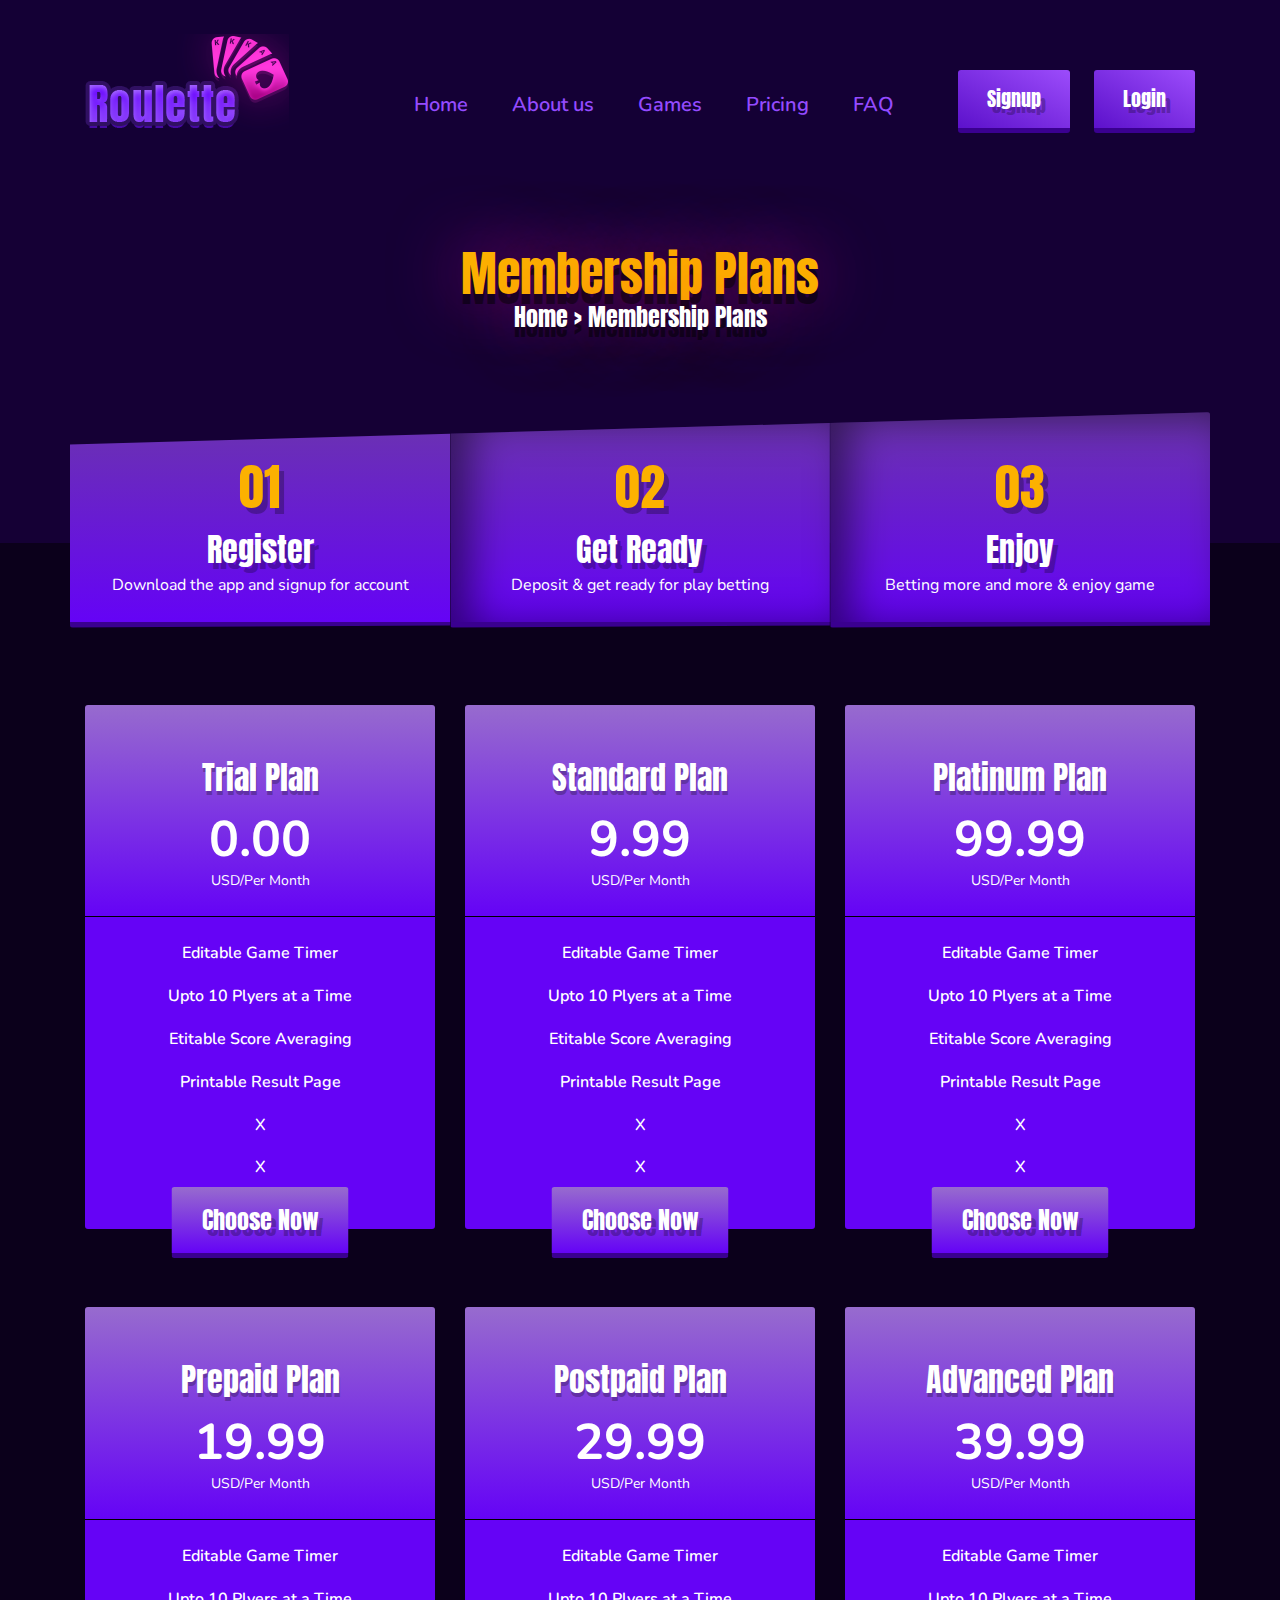
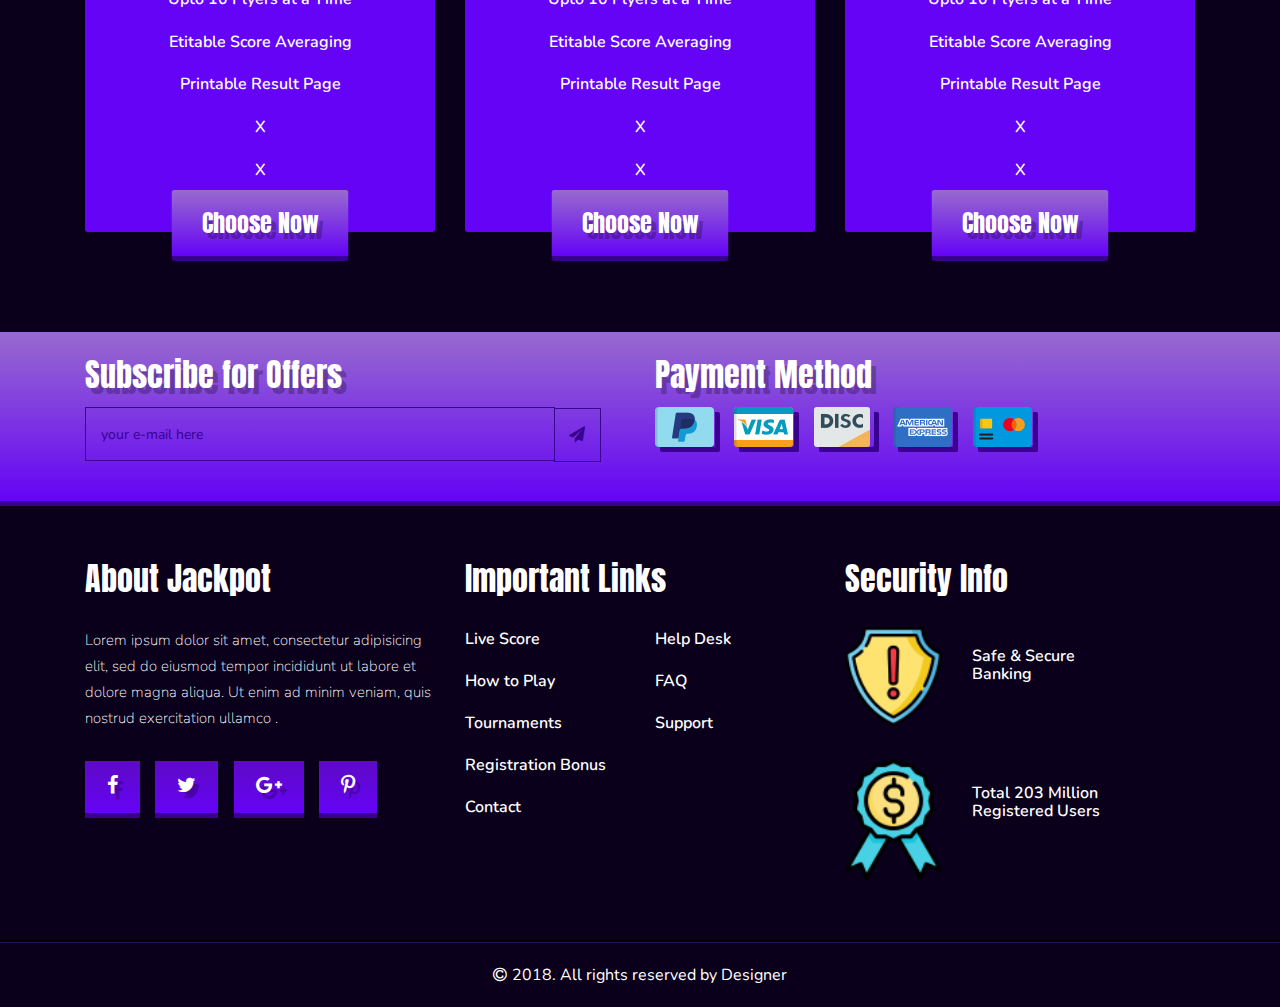
<file: member.html>
<!DOCTYPE html>
<html lang="en">
<head>
    <meta charset="UTF-8">
    <meta http-equiv="X-UA-Compatible" content="IE=edge">
    <meta name="viewport" content="width=device-width, initial-scale=1.0">
    <title>Jackpot/member</title>
    <link type="images/png" rel="shortcurt icon" href="images//sitebar_logo.png">

    <!-- google fonts  -->
    <link rel="preconnect" href="https://fonts.googleapis.com">
<link rel="preconnect" href="https://fonts.gstatic.com" crossorigin>
<link href="https://fonts.googleapis.com/css2?family=Anton&family=Nunito:wght@400;600&display=swap" rel="stylesheet">
<link href="https://fonts.googleapis.com/css2?family=Anton&family=Nunito:wght@200&display=swap" rel="stylesheet">
<link href="https://fonts.googleapis.com/css2?family=Anton&family=Nunito:wght@200;400;700;900&display=swap" rel="stylesheet">
    <!-- google fonts  -->

    <link rel="stylesheet" href="css/bootstrap.min.css">
    <link rel="stylesheet" href="css/slick.css">
    <link rel="stylesheet" href="css/font-awesome.min.css">
    <link rel="stylesheet" href="css/style.css">
    <link rel="stylesheet" href="css/media.css">

</head>
<body>
    <!--============== nav part start  ==============-->
    <nav class="navbar navbar-expand-lg">
        <div class="container">
            <a class="navbar-brand" href="#"><img src="images/logo.png" alt="logo"></a>
            <button class="navbar-toggler" type="button" data-toggle="collapse" data-target="#navbarSupportedContent" aria-controls="navbarSupportedContent" aria-expanded="false" aria-label="Toggle navigation">
                <i class="fa fa-bars"></i>
            </button>
            <div class="collapse navbar-collapse" id="navbarSupportedContent">
                <ul class="navbar-nav ml-auto">
                    <li class="nav-item active">
                        <a class="nav-link" href="index.html">Home <span class="sr-only">(current)</span></a>
                    </li>
                    <li class="nav-item">
                        <a class="nav-link" href="about.html"> About us </a>
                    </li>
                    <li class="nav-item">
                        <a class="nav-link" href="games.html">Games </a>
                    </li>
                    <li class="nav-item  ">
                        <a class="nav-link" href="#">Pricing </a>
                        <ul>
                            <li><a href="#">Member</a></li>
                            <li><a href="promotion.html">Promotions</a></li>
                        </ul>
                    </li>
                    <li class="nav-item">
                        <a class="nav-link" href="#">FAQ</a>
                    </li>
                    <li class="nav-item log_item">
                        <a class="nav-link logs" href="singup.html">Signup</a>
                        <a class="nav-link logs" href="login.html">Login</a>
                    </li>
                </ul>
            </div>
        </div>
    </nav>
    <!--============== nav part end  ==============-->
    <section id="about_banner">
        <div class="container posi">
           <div class="row">
               <div class="col-lg-12 text-center">
                   <div class="about">
                       <div class="about_text">
                           <h3>Membership Plans</h3>
                           <h4>Home > Membership Plans</h4>
                       </div>
                   </div>
               </div>
            </div>
                <!-- banner right part end  -->
                <!-- position part start  -->
                <div class="about_position p_text">
                    <h3>01</h3>
                    <h4>Register</h4>
                    <p>Download the app and signup for account</p>
                </div>
                <div class="about_position_two p_text">
                    <h3>02</h3>
                    <h4>Get Ready</h4>
                    <p>Deposit & get ready for play betting</p>
                </div>
                 <div class="about_position_three p_text">
                    <h3>03</h3>
                    <h4>Enjoy</h4>
                    <p>Betting more and more & enjoy game</p>
                </div>
                
                <!-- position part end  -->
           </div>
        </div>
    </section>
    <!--============== game part END  ==============-->
    <!--============== pricinng part START  ==============-->
    <section id="member_pricing">
        <div class="container">
            <!-- pricing item  -->
            <div class="row">
                <!-- pricing_item_parts one  -->
                <div class="col-lg-4 mt-lg-0 col-sm-6 ">
                    <div class="pricing_item text-center">
                        <div class="pricing_item_head">
                            <h4>Featured</h4>
                        </div>
                        <div class="pricing_item_tp">
                            <h4>Trial Plan</h4>
                            <h5>0.00</h5>
                            <p>USD/Per Month</p>
                        </div>
                        <div class="pricing_item_bp">
                            <p>Editable Game Timer</p>
                            <p>Upto 10 Plyers at a Time
                            </p>
                            <p>Etitable Score Averaging
                            </p>
                            <p>Printable Result Page</p>
                            <p>X</p>
                            <p>X</p>
                        </div>
                        <div class="pricing_btn">
                            <a href="#">Choose Now</a>
                        </div>
                    </div>
                </div>
                <!-- pricing_item_parts one  -->
                <!-- pricing_item_parts two  -->
                <div class="col-lg-4 col-sm-6 text-center">
                    <div class="pricing_item_parts">
                        <div class="pricing_item">
                            <div class="pricing_item_head">
                                <h4>Featured</h4>
                            </div>
                            <div class="pricing_item_tp">
                                <h4>Standard Plan</h4>
                                <h5>9.99</h5>
                                <p>USD/Per Month</p>
                            </div>
                            <div class="pricing_item_bp">
                                <p>Editable Game Timer</p>
                                <p>Upto 10 Plyers at a Time
                                </p>
                                <p>Etitable Score Averaging
                                </p>
                                <p>Printable Result Page</p>
                                <p>X</p>
                                <p>X</p>
                            </div>
                            <div class="pricing_btn">
                                <a href="#">Choose Now</a>
                            </div>
                            
                        </div>
                    </div>
                </div>
                <!-- pricing_item_parts two  -->
                <!-- pricing_item_parts three  -->
                <div class="col-lg-4 col-sm-6 mt-lg-0 mt-sm-0 mt-md-3 text-center">
                    <div class="pricing_item_parts">
                        <div class="pricing_item">
                            <div class="pricing_item_head">
                                <h4>Featured</h4>
                            </div>
                            <div class="pricing_item_tp">
                                <h4>Platinum Plan</h4>
                                <h5>99.99</h5>
                                <p>USD/Per Month</p>
                            </div>
                            <div class="pricing_item_bp">
                                <p>Editable Game Timer</p>
                                <p>Upto 10 Plyers at a Time
                                </p>
                                <p>Etitable Score Averaging
                                </p>
                                <p>Printable Result Page</p>
                                <p>X</p>
                                <p>X</p>
                            </div>
                            <div class="pricing_btn">
                                <a href="#">Choose Now</a>
                            </div>
                            
                        </div>
                    </div>
                </div>
                <!-- pricing_item_parts three  -->
                <!-- pricing_item_parts four  -->
                <div class="col-lg-4 mt-lg-3 col-sm-6 ">
                    <div class="pricing_item text-center">
                        <div class="pricing_item_head">
                            <h4>Featured</h4>
                        </div>
                        <div class="pricing_item_tp">
                            <h4>Prepaid Plan</h4>
                            <h5>19.99</h5>
                            <p>USD/Per Month</p>
                        </div>
                        <div class="pricing_item_bp">
                            <p>Editable Game Timer</p>
                            <p>Upto 10 Plyers at a Time
                            </p>
                            <p>Etitable Score Averaging
                            </p>
                            <p>Printable Result Page</p>
                            <p>X</p>
                            <p>X</p>
                        </div>
                        <div class="pricing_btn">
                            <a href="#">Choose Now</a>
                        </div>
                    </div>
                </div>
                <!-- pricing_item_parts four  -->
                <!-- pricing_item_parts five  -->
                <div class="col-lg-4 mt-lg-3 col-sm-6 ">
                    <div class="pricing_item text-center">
                        <div class="pricing_item_head">
                            <h4>Featured</h4>
                        </div>
                        <div class="pricing_item_tp">
                            <h4>Postpaid Plan</h4>
                            <h5>29.99</h5>
                            <p>USD/Per Month</p>
                        </div>
                        <div class="pricing_item_bp">
                            <p>Editable Game Timer</p>
                            <p>Upto 10 Plyers at a Time
                            </p>
                            <p>Etitable Score Averaging
                            </p>
                            <p>Printable Result Page</p>
                            <p>X</p>
                            <p>X</p>
                        </div>
                        <div class="pricing_btn">
                            <a href="#">Choose Now</a>
                        </div>
                    </div>
                </div>
                <!-- pricing_item_parts five  -->
                <!-- pricing_item_parts six  -->
                <div class="col-lg-4 mt-lg-3 col-sm-6 ">
                    <div class="pricing_item text-center">
                        <div class="pricing_item_head">
                            <h4>Featured</h4>
                        </div>
                        <div class="pricing_item_tp">
                            <h4>Advanced Plan</h4>
                            <h5>39.99</h5>
                            <p>USD/Per Month</p>
                        </div>
                        <div class="pricing_item_bp">
                            <p>Editable Game Timer</p>
                            <p>Upto 10 Plyers at a Time
                            </p>
                            <p>Etitable Score Averaging
                            </p>
                            <p>Printable Result Page</p>
                            <p>X</p>
                            <p>X</p>
                        </div>
                        <div class="pricing_btn">
                            <a href="#">Choose Now</a>
                        </div>
                    </div>
                </div>
                
                <!-- pricing_item_parts six  -->
            </div>
            <!-- pricing item  -->
        </div>

    </section>
    <!--============== pricinng part END  ==============-->
   
    <!--============== sub_pay part START  ==============-->
    <section id="subscript">
        <div class="container">
            <div class="row">
                <div class="col-lg-6 col-md-6">
                    <div class="subscribe">
                        <div class="subscrribe_head">
                            <h4>Subscribe for Offers</h4>
                        </div>
                        <div class="email">
                            <form action="#" method="post">
                               <div class="email_field">
                                <input type="email" placeholder="your e-mail here" id="email">
                                <div class="mail_err" id="eml_err"></div>
                               </div>
                               <div class="buttton_field" onclick="return sub()">
                                   <button type="submit"><i class="fa fa-paper-plane"></i></button>
                               </div>
                            </form>
                        </div>
                    </div>
                </div>
                <div class="col-lg-6 col-md-6 ">
                    <div class="payment">
                        <div class="subscrribe_head">
                            <h4>Payment Method</h4>
                        </div>
                        <div class="payment_type text text-xl-left text-lg-left  text-sm-center">
                            <div class="visa">
                                <a href="#"><img src="images/paypal.png" alt="paypal" class="w-100 img-fluid"></a>
                            </div>
                            <div class="visa">
                                <a href="#"><img src="images/visa.png" alt="visa" class="w-100 img-fluid"></a>
                            </div>
                            <div class="visa">
                                <a href="#"><img src="images/dise.jpg" alt="dise" class="w-100 img-fluid"></a>
                            </div>
                            <div class="visa">
                                <a href="#"><img src="images/amxe.png" alt="amxe" class="w-100 img-fluid"></a>
                            </div>
                            <div class="visa mr">
                                <a href="#"><img src="images/mastar.png" alt="mastar" class="w-100 img-fluid"></a>
                            </div>
                        </div>
                    </div>
                </div>
            </div>
        </div>
    </section>
    <!--============== sub_pay part END  ==============-->
    <!--============== footer part START  ==============-->
    <section id="footer">
        <div class="container">
            <div class="row">
                <!-- footer_items_one  -->
                <div class="col-lg-4 text-sm-center text-lg-left">
                    <div class="footer_items">
                        <div class="footer_item_head mb">
                            <h3>About Jackpot</h3>
                        </div>
                        <div class="footer_para">
                            <p>Lorem ipsum dolor sit amet, consectetur adipisicing elit, sed do eiusmod tempor incididunt ut labore et dolore magna aliqua. Ut enim ad minim veniam, quis nostrud exercitation ullamco .</p>
                        </div>
                        <div class="footer_icons">
                            <a href="#"><i class="fa fa-facebook"></i></a>
                            <a href="#"><i class="fa fa-twitter"></i></a>
                            <a href="#"><i class="fa fa-google-plus" ></i></a>
                            <a href="#"><i class="fa fa-pinterest-p"></i></a>
                        </div>
                    </div>
                </div>
                <!-- footer_items_one  -->
                <!-- footer_items_two  -->
                <div class="col-lg-4 col-sm-6 mt-sm-4 mt-lg-0">
                    <div class="footer_items">
                        <div class="footer_item_head">
                            <h3>Important Links</h3>
                        </div>
                        <div class="row">
                            <div class="col-lg-6 col-sm-7">
                                <div class="import_link_one">
                                    <a class="pt" href="#">Live Score</a>
                                </div>
                                <div class="import_link_one mt">
                                    <a href="#">How to Play</a>
                                </div>
                                <div class="import_link_one mt">
                                    <a href="#">Tournaments</a>
                                </div>
                                 <div class="import_link_one mt">
                                    <a href="#">Registration Bonus</a>
                                </div>
                                <div class="import_link_one mt">
                                    <a href="contact.html">Contact</a>
                                </div>
                            </div>
                            <div class="col-lg-6 col-sm-5">
                                <div class="import_link_one">
                                    <a class="pt" href="#">Help Desk</a>
                                </div>
                                 <div class="import_link_one mt">
                                    <a href="#">FAQ</a>
                                </div>
                                <div class="import_link_one mt">
                                    <a href="#">Support</a>
                                </div>
                            </div>
                        </div>
                    </div>
                </div>
                <!-- footer_items_two  -->
                <!-- footer_items_three  -->
                <div class="col-lg-4 col-sm-6 mt-sm-4 mt-lg-0">
                    <div class="footer_items">
                        <div class="footer_item_head">
                            <h3>Security Info</h3>
                        </div>
                        <!-- footer_items_three/one  -->
                        <div class="row">
                            <div class="col-lg-4 col-sm-3">
                                <div class="secur_img">
                                    <div class="secur_images">
                                        <img src="images/security_one.png" alt="security_one" class="w-100 img-fluid">
                                    </div>
                                </div>
                            </div>
                            <div class="col-lg-8 col-sm-9">
                                <div class="secur_text">
                                    <div class="secur_para">
                                        <p>Safe & Secure
                                            Banking</p>
                                    </div>
                                </div>
                            </div>
                        </div>
                        <!-- footer_items_three/one  -->
                        <!-- footer_items_three/two  -->
                        <div class="row">
                            <div class="col-lg-4 col-sm-3">
                                <div class="secur_img secur_two">
                                    <div class="secur_images">
                                        <img src="images/securit_two.png" alt="security_two" class="w-100 img-fluid">
                                    </div>
                                </div>
                            </div>
                            <div class="col-lg-8 col-sm-9">
                                <div class="secur_text secur_two">
                                    <div class="secur_para sp ">
                                        <p>Total 203 Million
                                            Registered Users
                                        </p>
                                    </div>
                                </div>
                            </div>
                        </div>
                    </div>
                </div>
                <!-- footer_items_three/two  -->
                <!-- footer_items_three  -->
            </div>
        </div>
    </section>
    <!--============== footer part end  ==============-->
    <!--============== footer last part start  ==============-->
    <section id="footer_last">
        <div class="container">
            <div class="row">
                <div class="col-lg-12">
                    <div class="footer_last_text text-center">
                        <i class="fa fa-copyright"></i>
                        <p> 2018. All rights reserved by Designer</p>
                    </div>
                </div>
            </div>
        </div>
    </section>
    <!--============== footer last part end  ==============-->
    <!--============== nav part start  ==============-->

    <script src="js/jquery-1.12.4.min.js"></script>
    <script src="js/bootstrap.min.js"></script>
    <script src="js/slick.min.js"></script>
    <script src="js/custom.js"></script>
    
</body>
</html>
</file>
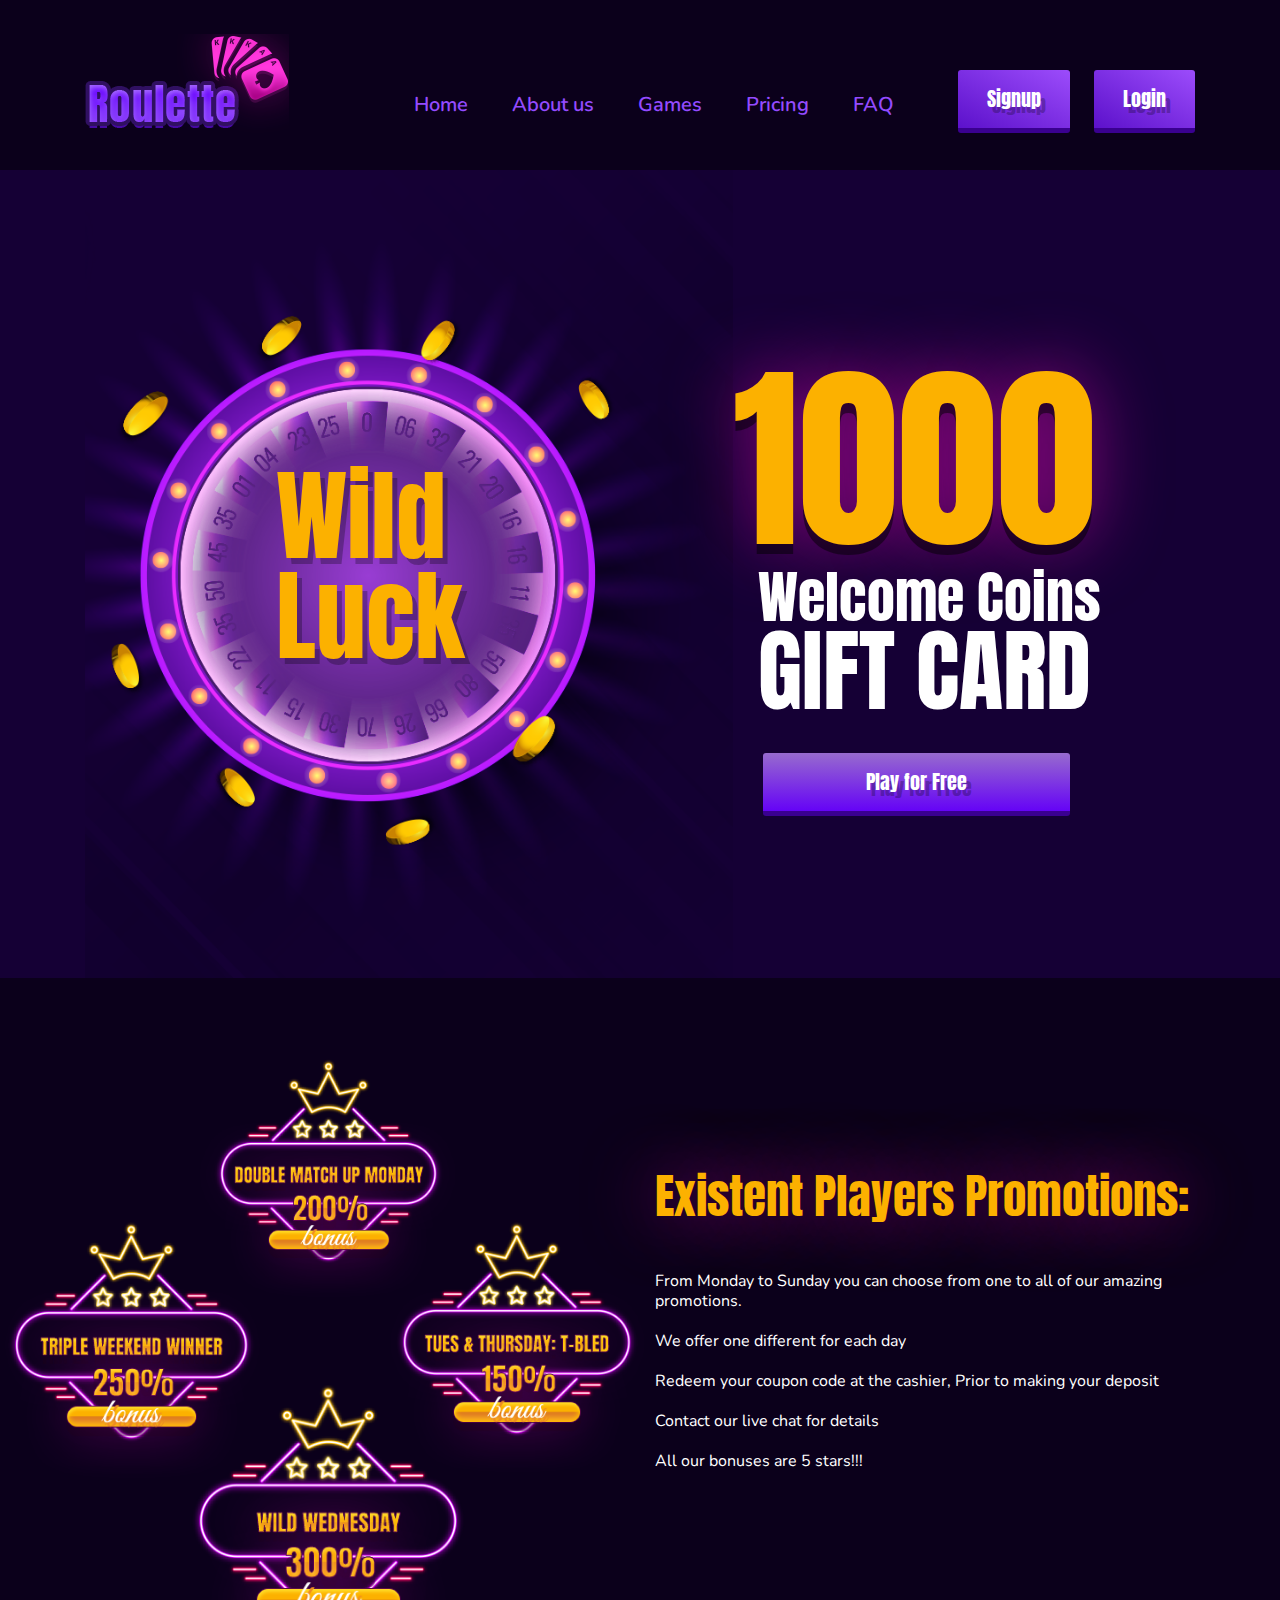
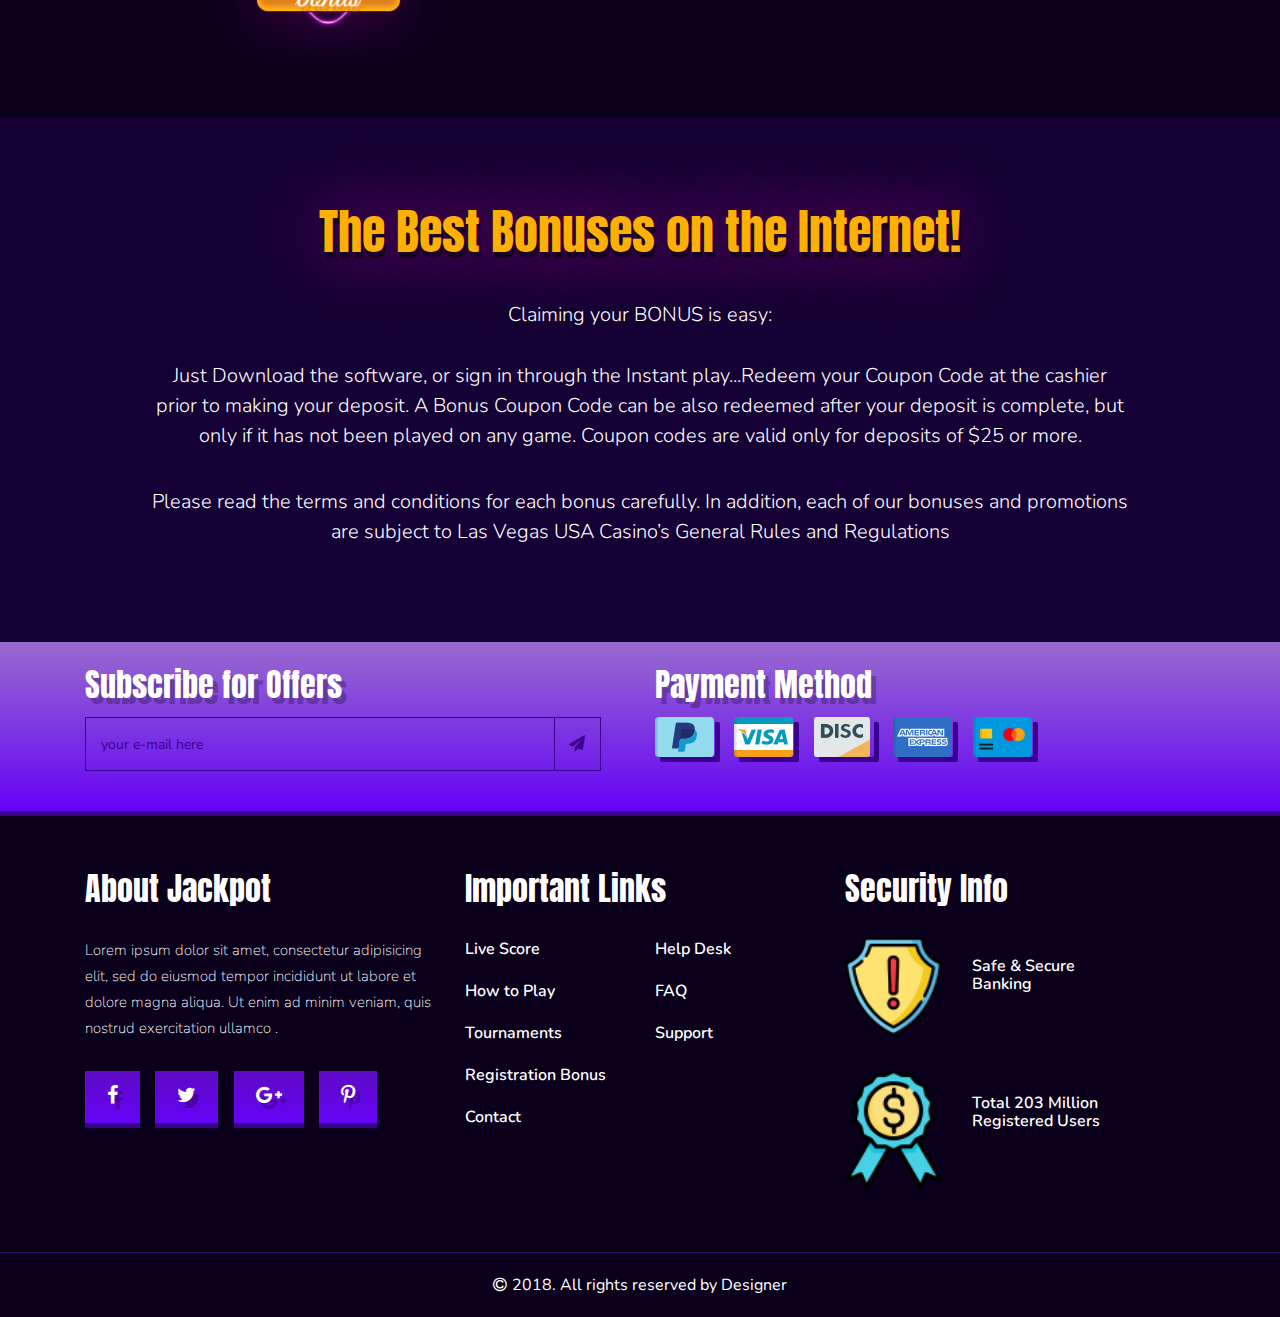
<file: promotion.html>
<!DOCTYPE html>
<html lang="en">
<head>
    <meta charset="UTF-8">
    <meta http-equiv="X-UA-Compatible" content="IE=edge">
    <meta name="viewport" content="width=device-width, initial-scale=1.0">
    <title>Jackpot/Promotions</title>
    <link type="images/png" rel="shortcurt icon" href="images//sitebar_logo.png">

    <!-- google fonts  -->
    <link rel="preconnect" href="https://fonts.googleapis.com">
<link rel="preconnect" href="https://fonts.gstatic.com" crossorigin>
<link href="https://fonts.googleapis.com/css2?family=Anton&family=Nunito:wght@400;600&display=swap" rel="stylesheet">
<link href="https://fonts.googleapis.com/css2?family=Anton&family=Nunito:wght@200&display=swap" rel="stylesheet">
<link href="https://fonts.googleapis.com/css2?family=Anton&family=Nunito:wght@200;400;700;900&display=swap" rel="stylesheet">
    <!-- google fonts  -->

    <link rel="stylesheet" href="css/bootstrap.min.css">
    <link rel="stylesheet" href="css/slick.css">
    <link rel="stylesheet" href="css/font-awesome.min.css">
    <link rel="stylesheet" href="css/style.css">
    <link rel="stylesheet" href="css/media.css">

</head>
<body>
    <!--============== nav part start  ==============-->
    <nav class="navbar promo_nav navbar-expand-lg">
        <div class="container">
            <a class="navbar-brand" href="#"><img src="images/logo.png" alt="logo"></a>
            <button class="navbar-toggler" type="button" data-toggle="collapse" data-target="#navbarSupportedContent" aria-controls="navbarSupportedContent" aria-expanded="false" aria-label="Toggle navigation">
                <i class="fa fa-bars"></i>
            </button>
            <div class="collapse navbar-collapse" id="navbarSupportedContent">
                <ul class="navbar-nav ml-auto">
                    <li class="nav-item active">
                        <a class="nav-link" href="#">Home <span class="sr-only">(current)</span></a>
                    </li>
                    <li class="nav-item">
                        <a class="nav-link" href="about.html"> About us </a>
                    </li>
                    <li class="nav-item">
                        <a class="nav-link" href="games.html">Games </a>
                    </li>
                    <li class="nav-item price_nav">
                        <a class="nav-link" href="#">Pricing </a>
                        <ul>
                            <li><a href="member.html">Member</a></li>
                            <li><a href="#">Promotions</a></li>
                        </ul>
                    </li>
                    <li class="nav-item ">
                        <a class="nav-link" href="#">FAQ</a>
                    </li>
                    <li class="nav-item log_item ">
                        <a class="nav-link logs " href="singup.html">Signup</a>
                        <a class="nav-link logs " href="login.html">Login</a>
                    </li>
                </ul>
            </div>
        </div>
    </nav>
    <!--============== nav part end  ==============-->
    <!--============== pro_banner part start  ==============-->
   
    <section id="pro_banner">
        <div class="container">
            <div class="row no-gutters">
                <div class="col-lg-7 col-sm-7">
                    <div class="promo_banner_img">
                        <div class="promo_img">
                            <img src="images/promo_banner.png" alt="promo_banner" class="w-100 img-fluid">
                            <div class="promo_img_overlay">
                                <h3>Wild
                                    Luck</h3>
                            </div>
                        </div>
                    </div>
                </div>
                <div class="col-lg-5 col-sm-5 ">
                    <div class="promo_left_item">
                        <div class="promo_left_text">
                            <h3>1000</h3>
                            <p>Welcome Coins
                            </p>
                            <h4>Gift Card</h4>
                            <a href="#">Play for Free</a>
                        </div>
                    </div>
                </div>
            </div>
        </div>
    </section>
     <!--============== pro_banner part end  ==============-->
     <!--============== players part start   ==============-->
     <section id="players">
        <div class="container">
            <div class="row">
                <div class="col-lg-6">
                    <div class="player_img_item">
                        <div class="player_one">    
                            <img src="images/player_one.png" alt="player_one" class="w-100 img-fluid">
                        </div>
                        <div class="player_two">    
                            <img src="images/player_two.png" alt="player_two" class="w-100 img-fluid">
                        </div>
                        <div class="player_three">    
                            <img src="images/player_three .png" alt="player_three" class="w-100 img-fluid">
                        </div>
                        <div class="player_four">    
                            <img src="images/player_four.png" alt="/player_four" class="w-100 img-fluid">
                        </div>
                    </div>
                </div>
                <div class="col-lg-6">
                    <div class="player_text">
                        <h3>Existent Players Promotions:</h3>
                        <p>From Monday to Sunday you can choose from one to all of our amazing promotions.
                            </p>
                            <p class="play_text">We offer one different for each day</p>
                            <p class="play_text">Redeem your coupon code at the cashier, Prior to making your deposit</p>
                            <p class="play_text">Contact our live chat for details</p>
                            <p class="play_text">All our bonuses are 5 stars!!!</p>
                    </div>
                </div>
            </div>
        </div>
     </section>
     <!--============== players part end  ==============-->
     <!--============== bonus part end  ==============-->
     <section id="bonus">
         <div class="container">
             <div class="row">
                 <div class="col-lg-12 text-center m-auto">
                     <div class="bonus_item">
                        <h3>The Best Bonuses on the Internet!</h3>
                        <h4>Claiming your BONUS is easy:</h4>
                       <p>Just Download the software, or sign in through the Instant play...Redeem your Coupon Code at the cashier prior to making your deposit. A Bonus Coupon Code can be also redeemed after your deposit is complete, but only if it has not been played on any game. Coupon codes are valid only for deposits of $25 or more.
                           <span class="bonus_text">Please read the terms and conditions for each bonus carefully. In addition, each of our bonuses and promotions are subject to Las Vegas USA Casino’s General Rules and Regulations</span></p>
                     </div>
                 </div>
             </div>
         </div>
     </section>
     <!--============== bonus part end  ==============-->
    <!--============== sub_pay part START  ==============-->
    <section id="subscript">
        <div class="container">
            <div class="row">
                <div class="col-lg-6 col-md-6">
                    <div class="subscribe">
                        <div class="subscrribe_head">
                            <h4>Subscribe for Offers</h4>
                        </div>
                        <div class="email">
                            <form action="#" method="post">
                               <div class="email_field">
                                <input type="email" placeholder="your e-mail here" id="email">
                                <div class="mail_err" id="eml_err"></div>
                               </div>
                               <div class="buttton_field  promo_btn_field" onclick="return sub()">
                                   <button type="submit"><i class="fa fa-paper-plane"></i></button>
                               </div>
                            </form>
                        </div>
                    </div>
                </div>
                <div class="col-lg-6 col-md-6 ">
                    <div class="payment">
                        <div class="subscrribe_head">
                            <h4>Payment Method</h4>
                        </div>
                        <div class="payment_type text-xl-left text-lg-left  text-sm-center">
                            <div class="visa">
                                <a href="#"><img src="images/paypal.png" alt="paypal" class="w-100 img-fluid"></a>
                            </div>
                            <div class="visa">
                                <a href="#"><img src="images/visa.png" alt="visa" class="w-100 img-fluid"></a>
                            </div>
                            <div class="visa">
                                <a href="#"><img src="images/dise.jpg" alt="dise" class="w-100 img-fluid"></a>
                            </div>
                            <div class="visa">
                                <a href="#"><img src="images/amxe.png" alt="amxe" class="w-100 img-fluid"></a>
                            </div>
                            <div class="visa mr">
                                <a href="#"><img src="images/mastar.png" alt="mastar" class="w-100 img-fluid"></a>
                            </div>
                        </div>
                    </div>
                </div>
            </div>
        </div>
    </section>
    <!--============== sub_pay part END  ==============-->
    <!--============== footer part START  ==============-->
    <section id="footer">
        <div class="container">
            <div class="row">
                <!-- footer_items_one  -->
                <div class="col-lg-4 text-sm-center text-lg-left">
                    <div class="footer_items">
                        <div class="footer_item_head mb">
                            <h3>About Jackpot</h3>
                        </div>
                        <div class="footer_para">
                            <p>Lorem ipsum dolor sit amet, consectetur adipisicing elit, sed do eiusmod tempor incididunt ut labore et dolore magna aliqua. Ut enim ad minim veniam, quis nostrud exercitation ullamco .</p>
                        </div>
                        <div class="footer_icons">
                            <a href="#"><i class="fa fa-facebook"></i></a>
                            <a href="#"><i class="fa fa-twitter"></i></a>
                            <a href="#"><i class="fa fa-google-plus" ></i></a>
                            <a href="#"><i class="fa fa-pinterest-p"></i></a>
                        </div>
                    </div>
                </div>
                <!-- footer_items_one  -->
                <!-- footer_items_two  -->
                <div class="col-lg-4 col-sm-6 mt-sm-4 mt-lg-0">
                    <div class="footer_items">
                        <div class="footer_item_head">
                            <h3>Important Links</h3>
                        </div>
                        <div class="row">
                            <div class="col-lg-6 col-sm-7">
                                <div class="import_link_one">
                                    <a class="pt" href="#">Live Score</a>
                                </div>
                                <div class="import_link_one mt">
                                    <a href="#">How to Play</a>
                                </div>
                                <div class="import_link_one mt">
                                    <a href="#">Tournaments</a>
                                </div>
                                 <div class="import_link_one mt">
                                    <a href="#">Registration Bonus</a>
                                </div>
                                <div class="import_link_one mt">
                                    <a href="contact.html">Contact</a>
                                </div>
                            </div>
                            <div class="col-lg-6 col-sm-5">
                                <div class="import_link_one">
                                    <a class="pt" href="#">Help Desk</a>
                                </div>
                                 <div class="import_link_one mt">
                                    <a href="#">FAQ</a>
                                </div>
                                <div class="import_link_one mt">
                                    <a href="#">Support</a>
                                </div>
                            </div>
                        </div>
                    </div>
                </div>
                <!-- footer_items_two  -->
                <!-- footer_items_three  -->
                <div class="col-lg-4 col-sm-6 mt-sm-4 mt-lg-0">
                    <div class="footer_items">
                        <div class="footer_item_head">
                            <h3>Security Info</h3>
                        </div>
                        <!-- footer_items_three/one  -->
                        <div class="row">
                            <div class="col-lg-4 col-sm-3">
                                <div class="secur_img">
                                    <div class="secur_images">
                                        <img src="images/security_one.png" alt="security_one" class="w-100 img-fluid">
                                    </div>
                                </div>
                            </div>
                            <div class="col-lg-8 col-sm-9">
                                <div class="secur_text">
                                    <div class="secur_para">
                                        <p>Safe & Secure
                                            Banking</p>
                                    </div>
                                </div>
                            </div>
                        </div>
                        <!-- footer_items_three/one  -->
                        <!-- footer_items_three/two  -->
                        <div class="row">
                            <div class="col-lg-4 col-sm-3">
                                <div class="secur_img secur_two">
                                    <div class="secur_images">
                                        <img src="images/securit_two.png" alt="security_two" class="w-100 img-fluid">
                                    </div>
                                </div>
                            </div>
                            <div class="col-lg-8 col-sm-9">
                                <div class="secur_text secur_two">
                                    <div class="secur_para sp ">
                                        <p>Total 203 Million
                                            Registered Users
                                        </p>
                                    </div>
                                </div>
                            </div>
                        </div>
                    </div>
                </div>
                <!-- footer_items_three/two  -->
                <!-- footer_items_three  -->
            </div>
        </div>
    </section>
    <!--============== footer part end  ==============-->
    <!--============== footer last part start  ==============-->
    <section id="footer_last">
        <div class="container">
            <div class="row">
                <div class="col-lg-12">
                    <div class="footer_last_text text-center">
                        <i class="fa fa-copyright"></i>
                        <p> 2018. All rights reserved by Designer</p>
                    </div>
                </div>
            </div>
        </div>
    </section>
    <!--============== footer last part end  ==============-->
    <!--============== nav part start  ==============-->

    <script src="js/jquery-1.12.4.min.js"></script>
    <script src="js/bootstrap.min.js"></script>
    <script src="js/slick.min.js"></script>
    <script src="js/custom.js"></script>
    
</body>
</html>
</file>
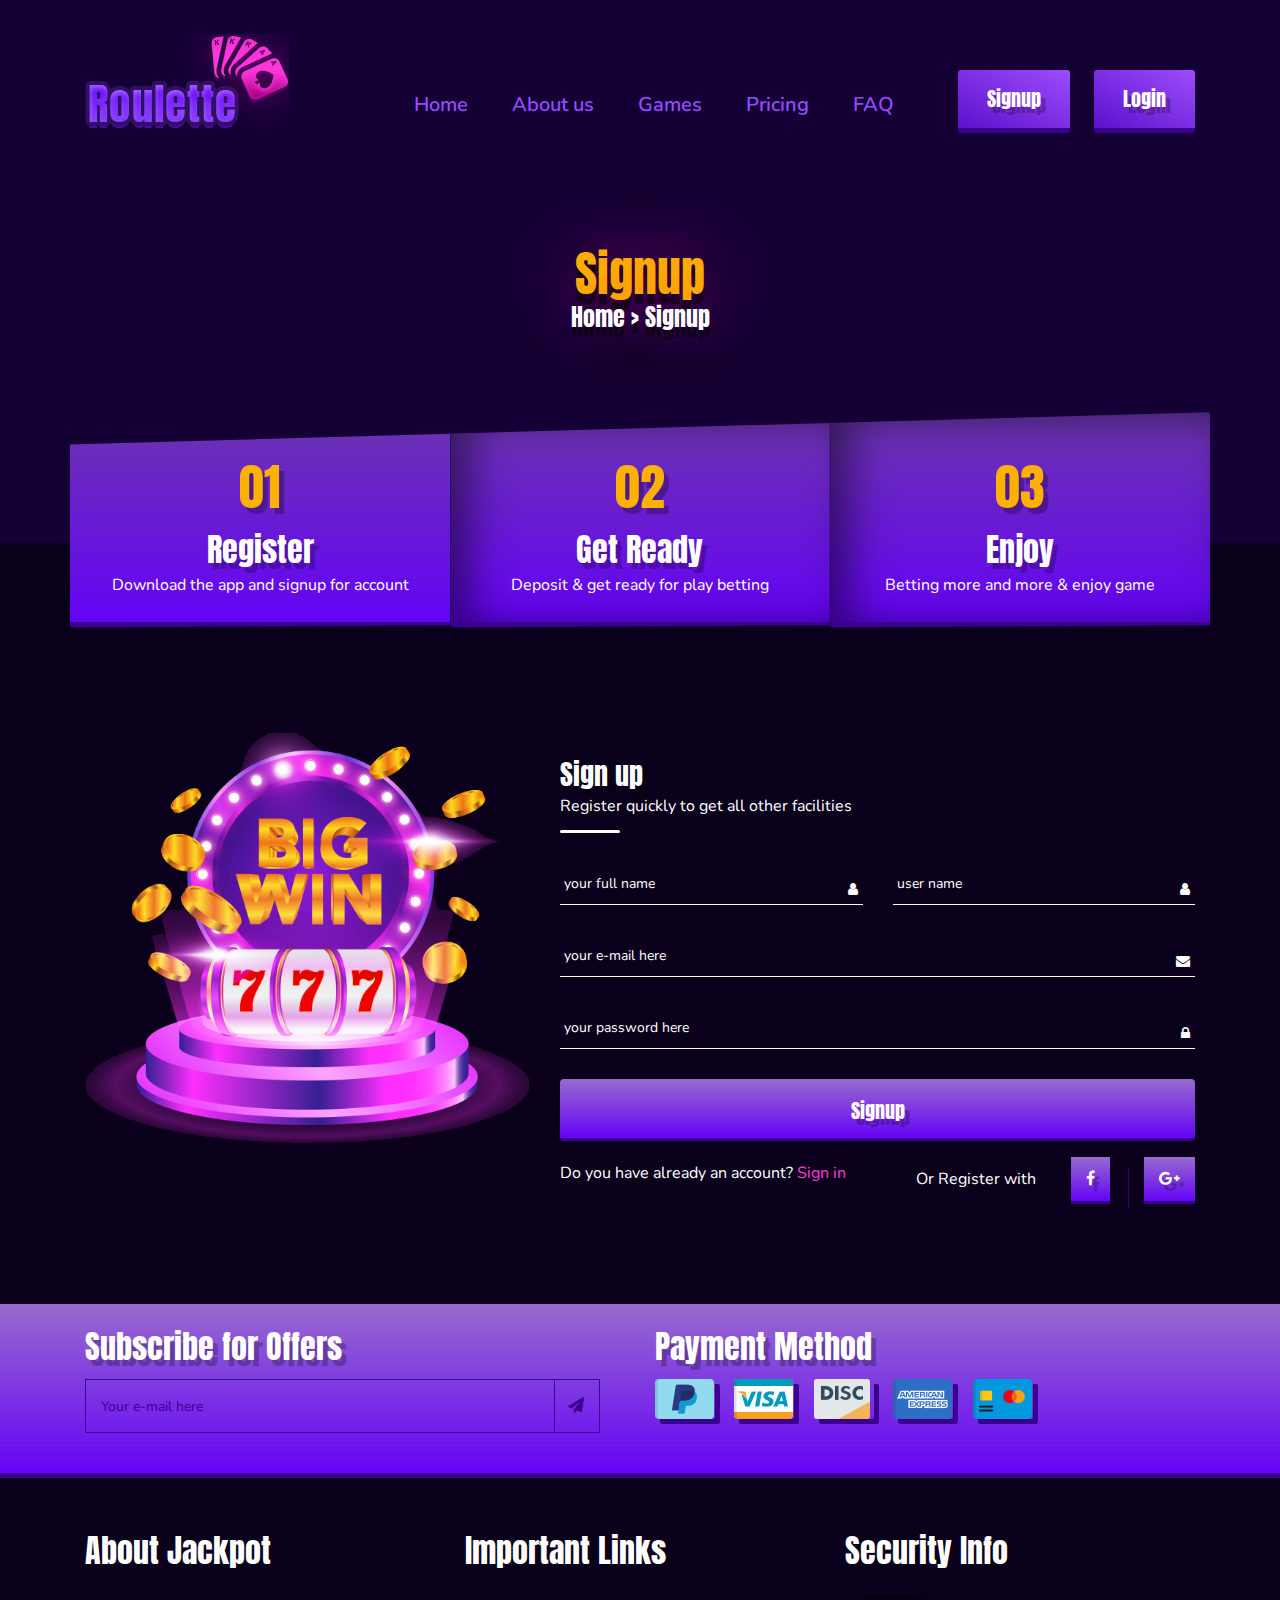
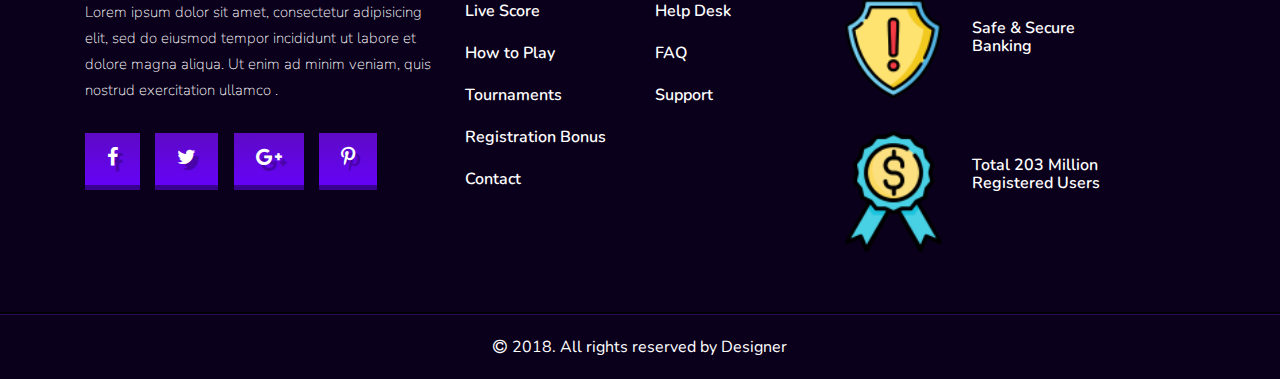
<file: singup.html>
<!DOCTYPE html>
<html lang="en">
<head>
    <meta charset="UTF-8">
    <meta http-equiv="X-UA-Compatible" content="IE=edge">
    <meta name="viewport" content="width=device-width, initial-scale=1.0">
    <title>Jackpot/singup</title>
    <link type="images/png" rel="shortcurt icon" href="images//sitebar_logo.png">

    <!-- google fonts  -->
    <link rel="preconnect" href="https://fonts.googleapis.com">
<link rel="preconnect" href="https://fonts.gstatic.com" crossorigin>
<link href="https://fonts.googleapis.com/css2?family=Anton&family=Nunito:wght@400;600&display=swap" rel="stylesheet">
<link href="https://fonts.googleapis.com/css2?family=Anton&family=Nunito:wght@200&display=swap" rel="stylesheet">
<link href="https://fonts.googleapis.com/css2?family=Anton&family=Nunito:wght@200;400;700;900&display=swap" rel="stylesheet">
    <!-- google fonts  -->

    <link rel="stylesheet" href="css/bootstrap.min.css">
    <link rel="stylesheet" href="css/slick.css">
    <link rel="stylesheet" href="css/font-awesome.min.css">
    <link rel="stylesheet" href="css/style.css">
    <link rel="stylesheet" href="css/media.css">

</head>
<body>
    <!--============== nav part start  ==============-->
    <nav class="navbar navbar-expand-lg">
        <div class="container">
            <a class="navbar-brand" href="#"><img src="images/logo.png" alt="logo"></a>
            <button class="navbar-toggler" type="button" data-toggle="collapse" data-target="#navbarSupportedContent" aria-controls="navbarSupportedContent" aria-expanded="false" aria-label="Toggle navigation">
                <i class="fa fa-bars"></i>
            </button>
            <div class="collapse navbar-collapse" id="navbarSupportedContent">
                <ul class="navbar-nav ml-auto">
                    <li class="nav-item active">
                        <a class="nav-link" href="index.html">Home <span class="sr-only">(current)</span></a>
                    </li>
                    <li class="nav-item">
                        <a class="nav-link" href="about.html"> About us </a>
                    </li>
                    <li class="nav-item">
                        <a class="nav-link" href="games.html">Games </a>
                    </li>
                    <li class="nav-item  ">
                        <a class="nav-link" href="#">Pricing </a>
                        <ul>
                            <li><a href="member.html">Member</a></li>
                        </ul>
                    </li>
                    <li class="nav-item">
                        <a class="nav-link" href="#">FAQ</a>
                    </li>
                    <li class="nav-item log_item">
                        <a class="nav-link logs" href="#">Signup</a>
                        <a class="nav-link logs" href="login.html">Login</a>
                    </li>
                </ul>
            </div>
        </div>
    </nav>
    <!--============== nav part end  ==============-->
    <!--============== banner part start  ==============-->
    <section id="about_banner">
        <div class="container posi">
           <div class="row">
               <div class="col-lg-12 text-center">
                   <div class="about">
                       <div class="about_text">
                           <h3>Signup</h3>
                           <h4>Home > Signup</h4>
                       </div>
                   </div>
               </div>
            </div>
                <!-- banner right part end  -->
                <!-- position part start  -->
                <div class="about_position p_text">
                    <h3>01</h3>
                    <h4>Register</h4>
                    <p>Download the app and signup for account</p>
                </div>
                <div class="about_position_two p_text">
                    <h3>02</h3>
                    <h4>Get Ready</h4>
                    <p>Deposit & get ready for play betting</p>
                </div>
                 <div class="about_position_three p_text">
                    <h3>03</h3>
                    <h4>Enjoy</h4>
                    <p>Betting more and more & enjoy game</p>
                </div>
                <!-- position part end  -->
           </div>
        </div>
    </section>
    <!--============== banner part end  ==============-->
    <!--============= signup part START  ==============-->
    <section id="singup">
        <div class="container">
            <div class="row">
                <div class="col-lg-5 col-md-5">
                    <div class="signup_img_part">
                        <div class="signup_img">
                            <img src="images/Signup.png" alt="sign_img" class="w-100 img-fluid">
                        </div>
                    </div>
                </div>
                <div class="col-lg-7 col-md-7">
                    <div class="signup">
                        <div class="signup_head">
                            <h4>Sign up</h4>
                            <p>Register quickly to get all other facilities</p>
                        </div>
                        <div class="form">
                            <form action="#" method="post">
                                <div class="user_name">
                                    <div class="row">
                                        <div class="col-lg-6">
                                            <div class="sign_field">
                                                <input type="text" placeholder="your full name" id="fname">
                                                <div class="err" id="fname_err"></div>
                                                <div class="sign_icon">
                                                    <i class="fa fa-user"></i>
                                                </div>
                                            </div>
                                        </div>
                                        <div class="col-lg-6">
                                            <div class="sign_field">
                                                <input type="text" placeholder="user name" id="user_name">
                                                <div class="err" id="use_err"></div>
                                                <div class="sign_icon">
                                                    <i class="fa fa-user"></i>
                                                </div>
                                            </div>
                                        </div>
                                    </div>
                                </div>
                                <div class="sign_field">
                                    <input type="text" placeholder="your e-mail here" id="e_mail">
                                    <div class="err" id="e_err"></div>
                                    <div class="sign_icon">
                                        <i class="fa fa-envelope"></i>
                                    </div>
                                </div>
                                <div class="sign_field">
                                    <input type="text" placeholder="your password here" id="password">
                                    <div class="err" id="pass_err"></div>
                                    <div class="sign_icon">
                                        <i class="fa fa-lock"></i>
                                    </div>
                                </div>
                                <div class="sign_field mb">
                                    <button type="submit" onclick="return sign()">Signup</button>
                                </div>
                            </form>
                        </div>
                        <div class="form_btm_item">
                            <div class="row">
                                <div class="col-lg-6 col-sm-6 col-md-6">
                                    <div class="form_left_text">
                                        <h4>Do you have already an account?</h4>
                                        <a href="#">Sign in</a>
                                    </div>
                                </div>
                                <div class="col-lg-6 mt-lg-3 col-sm-6 col-md-6 text-right mt-2">
                                    <div class="form_right_text">
                                        <h4>Or Register with</h4>
                                    </div>
                                    <div class="frt">
                                        <a href="#"><i class="fa fa-facebook"></i></a>
                                    </div>
                                    <div class="frt frt_pos">
                                        <a  href="#"><i class="fa fa-google-plus"></i></a>
                                    </div>
                                </div>
                            </div>
                        </div>
                    </div>
                </div>
            </div>
        </div>
    </section>
    <!--============== signup part END  ==============-->
    <!--============== sub_pay part START  ==============-->
    <section id="subscript">
        <div class="container">
            <div class="row">
                <div class="col-lg-6 col-md-6">
                    <div class="subscribe">
                        <div class="subscrribe_head">
                            <h4>Subscribe for Offers</h4>
                        </div>
                        <div class="email">
                            <form action="#" method="post">
                               <div class="email_field">
                                <input type="email" placeholder="Your e-mail here" id="email">
                                <div class="err" id="eml_err"></div>
                               </div>
                               <div class="buttton_field game_field" onclick="return sub()" id="button">
                                   <button type="submit"><i class="fa fa-paper-plane"></i></button>
                               </div>
                            </form>
                        </div>
                    </div>
                </div>
                <div class="col-lg-6 col-md-6">
                    <div class="payment">
                        <div class="subscrribe_head">
                            <h4>Payment Method</h4>
                        </div>
                        <div class="payment_type text-lg-left text-sm-center">
                            <div class="visa">
                                <a href="#"><img src="images/paypal.png" alt="paypal" class="w-100 img-fluid"></a>
                            </div>
                            <div class="visa">
                                <a href="#"><img src="images/visa.png" alt="visa" class="w-100 img-fluid"></a>
                            </div>
                            <div class="visa">
                                <a href="#"><img src="images/dise.jpg" alt="dise" class="w-100 img-fluid"></a>
                            </div>
                            <div class="visa">
                                <a href="#"><img src="images/amxe.png" alt="amxe" class="w-100 img-fluid"></a>
                            </div>
                            <div class="visa mr">
                                <a href="#"><img src="images/mastar.png" alt="mastar" class="w-100 img-fluid"></a>
                            </div>
                        </div>
                    </div>
                </div>
            </div>
        </div>
    </section>
    <!--============== sub_pay part END  ==============-->
    <!--============== footer part START  ==============-->
    <section id="footer">
        <div class="container">
            <div class="row">
                <!-- footer_items_one  -->
                <div class="col-lg-4 text-sm-center text-lg-left">
                    <div class="footer_items">
                        <div class="footer_item_head mb">
                            <h3>About Jackpot</h3>
                        </div>
                        <div class="footer_para">
                            <p>Lorem ipsum dolor sit amet, consectetur adipisicing elit, sed do eiusmod tempor incididunt ut labore et dolore magna aliqua. Ut enim ad minim veniam, quis nostrud exercitation ullamco .</p>
                        </div>
                        <div class="footer_icons ">
                            <a href="#"><i class="fa fa-facebook"></i></a>
                            <a href="#"><i class="fa fa-twitter"></i></a>
                            <a href="#"><i class="fa fa-google-plus" ></i></a>
                            <a href="#"><i class="fa fa-pinterest-p"></i></a>
                        </div>
                    </div>
                </div>
                <!-- footer_items_one  -->
                <!-- footer_items_two  -->
                <div class="col-lg-4 col-sm-6 mt-sm-4 mt-lg-0">
                    <div class="footer_items">
                        <div class="footer_item_head">
                            <h3>Important Links</h3>
                        </div>
                        <div class="row">
                            <div class="col-lg-6 col-sm-7">
                                <div class="import_link_one">
                                    <a class="pt" href="#">Live Score</a>
                                </div>
                                <div class="import_link_one mt">
                                    <a href="#">How to Play</a>
                                </div>
                                <div class="import_link_one mt">
                                    <a href="#">Tournaments</a>
                                </div>
                                 <div class="import_link_one mt">
                                    <a href="#">Registration Bonus</a>
                                </div>
                                <div class="import_link_one mt">
                                    <a href="contact.html">Contact</a>
                                </div>
                            </div>
                            <div class="col-lg-6 col-sm-5">
                                <div class="import_link_one">
                                    <a class="pt" href="#">Help Desk</a>
                                </div>
                                 <div class="import_link_one mt">
                                    <a href="#">FAQ</a>
                                </div>
                                <div class="import_link_one mt">
                                    <a href="#">Support</a>
                                </div>
                            </div>
                        </div>
                    </div>
                </div>
                <!-- footer_items_two  -->
                <!-- footer_items_three  -->
                <div class="col-lg-4 col-sm-6 mt-sm-4 mt-lg-0">
                    <div class="footer_items">
                        <div class="footer_item_head">
                            <h3>Security Info</h3>
                        </div>
                        <!-- footer_items_three/one  -->
                        <div class="row">
                            <div class="col-lg-4 col-sm-3">
                                <div class="secur_img">
                                    <div class="secur_images">
                                        <img src="images/security_one.png" alt="security_one" class="w-100 img-fluid">
                                    </div>
                                </div>
                            </div>
                            <div class="col-lg-8 col-sm-9">
                                <div class="secur_text">
                                    <div class="secur_para">
                                        <p>Safe & Secure
                                            Banking</p>
                                    </div>
                                </div>
                            </div>
                        </div>
                        <!-- footer_items_three/one  -->
                        <!-- footer_items_three/two  -->
                        <div class="row">
                            <div class="col-lg-4 col-sm-3">
                                <div class="secur_img secur_two">
                                    <div class="secur_images">
                                        <img src="images/securit_two.png" alt="security_two" class="w-100 img-fluid">
                                    </div>
                                </div>
                            </div>
                            <div class="col-lg-8 col-sm-9">
                                <div class="secur_text secur_two">
                                    <div class="secur_para sp ">
                                        <p>Total 203 Million
                                            Registered Users
                                        </p>
                                    </div>
                                </div>
                            </div>
                        </div>
                    </div>
                </div>
                <!-- footer_items_three/two  -->
                <!-- footer_items_three  -->
            </div>
        </div>
    </section>
    <!--============== footer part end  ==============-->
    <!--============== footer last part start  ==============-->
    <section id="footer_last">
        <div class="container">
            <div class="row">
                <div class="col-lg-12">
                    <div class="footer_last_text text-center">
                        <i class="fa fa-copyright"></i>
                        <p> 2018. All rights reserved by Designer</p>
                    </div>
                </div>
            </div>
        </div>
    </section>
    <!--============== footer last part end  ==============-->
    <!--============== nav part start  ==============-->

    <script src="js/jquery-1.12.4.min.js"></script>
    <script src="js/bootstrap.min.js"></script>
    <script src="js/slick.min.js"></script>
    <script src="js/custom.js"></script>
    
</body>
</html>
</file>
<file: css/style.css>
/* all common css start  */
*{
    margin: 0;
    padding: 0;
    outline: 0;
    box-sizing: border-box;
}
a, a:hover {
    text-decoration:none;
    display:inline-block;
}
ol,ul{
    list-style-type: none;
}
h1,h2,h3,h4,h5,h6,p{
    margin: 0;
    padding: 0;
    line-height: .8;
}
.mt{
    margin-top: 0 !important;
}
.pt{
    padding-top: 0 !important;
}
.mb{
    margin-bottom: 0 !important;
}
.ml{
    margin-left: 0 !important;
}
.mr{
    margin-right: 0 !important;
}
/* all common css end   */
/*============ navbar start  ============*/
.navbar{
    padding-top: 20px;
    padding-bottom: 20px;
    background: #140035;
}
.navbar-toggler i{
    color: #fff;
}
.navbar-nav li {
    position: relative;
}
.navbar-nav li ul {
    position: absolute;
    background: transparent;
    left: 0;
    top: 100px;
    opacity: 0;
    visibility: hidden;
    transition: .4s;
    -webkit-transition: .4s;
    -moz-transition: .4s;
    -ms-transition: .4s;
    -o-transition: .4s;
    text-align: left;
}
.navbar-nav li:hover > ul {
    opacity: 1;
    visibility: visible;
}
.navbar-nav li ul li a {
    color: #944bff;
    font-size: 20px;
    font-weight: 600;
    font-family: 'Nunito', sans-serif;
    transition: .4s;
    -webkit-transition: .4s;
    -moz-transition: .4s;
    -ms-transition: .4s;
    -o-transition: .4s;
}
.navbar-nav li ul li a:hover {
    color: #ff39dc;
}
.navbar-expand-lg .navbar-nav .nav-link {
    padding: 30px 0;
    margin-right: 44px;
    color: #944bff;
    font-size: 20px;
    font-weight: 600;
    font-family: 'Nunito', sans-serif;
    transition: .4s;
    -webkit-transition: .4s;
    -moz-transition: .4s;
    -ms-transition: .4s;
    -o-transition: .4s;
    margin-top: 40px;
}
.navbar-expand-lg .navbar-nav .nav-link:hover{
   color: #ff39dc;
}
.navbar-expand-lg .navbar-nav .logs{
    margin: 50px 0 0 20px;
    display: inline-block;
    padding: 14px 29px;
    background: linear-gradient(to top right,#5c11cb,#9c4cfb);
    color: #fff;
    font-size: 20px;
    font-weight: 400;
    font-family: 'Anton', sans-serif;
    text-shadow:5px 6px rgba(0, 0, 0, 0.267);
    border-bottom: 5px solid #3a0090;
    border-radius: 3px;
    -webkit-border-radius: 3px;
    -moz-border-radius: 3px;
    -ms-border-radius: 3px;
    -o-border-radius: 3px;
    transition: .4s;
    -webkit-transition: .4s;
    -moz-transition: .4s;
    -ms-transition: .4s;
    -o-transition: .4s;
}
.navbar-expand-lg .navbar-nav .logs:hover{
    background: linear-gradient(to top right ,#ac0389,#fd38da );
    color: #fff;
    border-bottom: 5px solid #661355;
}
/*============ navbar end  ============*/
/*============ banner start  ============*/
#banner{
    background:#140035;
    padding-top: 125px;
    padding-bottom: 250px;
}

/* banner right part start */

.banner_right_head h4{
   color: #fff;
   font-size: 20px;
   font-weight: 400;
   font-family: 'Nunito', sans-serif;
   padding-bottom: 20px;
}
.banner_right_head h3{
    text-align: left;
    color: #fcb100;
    font-size: 331px;
    font-weight: 400;
    font-family: 'Anton', sans-serif;
    text-shadow: 0px 10px  rgba(0, 0, 0, 0.50), 0px 0px 70px rgba(236, 13, 191, 0.55);
    padding-bottom: 35px;
}
.banner_para{
    text-align: center;
}
.posi{
    position: relative;
}
.banner_para p{
    color: #fff;
   font-size: 16px;
   font-weight: 400;
   font-family: 'Nunito', sans-serif;
   line-height: 26px;
   padding-right: 90px;
   padding-bottom: 30px;
}
.play{
    text-align: center;
}
.play a{
    padding: 14px 30px;
    background: linear-gradient(#976bce, #6503f6);
    border-bottom: 5px solid #3a0090;
    text-shadow:5px 6px rgba(0, 0, 0, 0.267);
    color: #fff;
    font-size: 24px;
    font-weight: 400;
    font-family: 'Anton', sans-serif;
    border-radius: 3px;
    -webkit-border-radius: 3px;
    -moz-border-radius: 3px;
    -ms-border-radius: 3px;
    -o-border-radius: 3px;
}
/* position part  */
.position{
    position: absolute;
    text-align: center;
    width: 33.34%;
    background: linear-gradient(#6b35ad, #6503f6);
    border-bottom: 6px solid  #3a0090;
    /* border-right: .5px solid #461186 ; */
    clip-path: polygon(0 15%, 100% 10%, 100% 99%, 0% 100%);
    padding-bottom: 30px;
    left: 0;
    bottom: -340px;
    z-index: 999;
    border-radius: 3px;
    -webkit-border-radius: 3px;
    -moz-border-radius: 3px;
    -ms-border-radius: 3px;
    -o-border-radius: 3px;
}
.p_text{
    padding-top: 55px;
}
.p_text h3{
    color: #fcb100;
    font-size: 50px;
    font-weight: 400;
    font-family: 'Anton', sans-serif;
    text-shadow:5px 6px rgba(0, 0, 0, 0.267);
}
.p_text h4{
    padding-top: 30px;
    padding-bottom: 16px;
    color: #fff;
    font-size: 32px;
    font-weight: 400;
    font-family: 'Anton', sans-serif;
    text-shadow:5px 6px rgba(0, 0, 0, 0.267);
}
.p_text p{
    color: #fff;
   font-size: 16px;
   font-weight: 400;
   font-family: 'Nunito', sans-serif;
}

.position_two{
    position: absolute;
    text-align: center;
    width: 33.34%;
    background: linear-gradient(#6b35ad, #6503f6);
    border-bottom: 6px solid #3a0090;
    /* border-right: .5px solid #461186 ; */
    box-shadow: 20px 5px 42px 0px rgba(0, 0, 0, 0.50) inset;
    clip-path: polygon(0 10%, 100% 5%, 100% 99%, 0% 100%);
    padding-bottom: 30px;
    left: 50%;
    bottom: -340px;
    transform: translateX(-50%);
    -webkit-transform: translateX(-50%);
    -moz-transform: translateX(-50%);
    -ms-transform: translateX(-50%);
    -o-transform: translateX(-50%);
    z-index: 99;
    border-radius: 3px;
    -webkit-border-radius: 3px;
    -moz-border-radius: 3px;
    -ms-border-radius: 3px;
    -o-border-radius: 3px;
}
.position_three{
    position: absolute;
    text-align: center;
    width: 33.34%;
    background: linear-gradient(#6b35ad, #6503f6);
    border-bottom: 6px solid #3a0090;
    box-shadow: 20px 5px 42px 0px rgba(0, 0, 0, 0.50) inset;
    clip-path: polygon(0 5%, 100% 0%, 100% 99%, 0% 100%);
    padding-bottom: 30px;
    right: 0;
    bottom: -340px;
    border-radius: 3px;
    -webkit-border-radius: 3px;
    -moz-border-radius: 3px;
    -ms-border-radius: 3px;
    -o-border-radius: 3px;
}
/* position part  */
/*============ banner END  ============*/
/*============ game START  ============*/
#game{
    padding-top: 180px;
    padding-bottom: 100px;
    background: #0b001b;
}
.game_head_text h3{
    color: #fcb100;
    font-size: 48px;
    font-weight: 400;
    font-family: 'Anton', sans-serif;
    text-shadow: 0px 10px  rgba(0, 0, 0, 0.50), 0px 0px 70px rgba(236, 13, 191, 0.55);
    padding-bottom: 55px;
}
.game_img{
    position: relative;
    line-height: 0;
}
.game_overlay{
    text-align: center;
    position: absolute;
    background: rgba(0, 0, 0, 0.80);
    left: 0;
    top: 0;
    width: 100%;
    height: 100%;
    opacity: 0;
    transition: .4s;
    -webkit-transition: .4s;
    -moz-transition: .4s;
    -ms-transition: .4s;
    -o-transition: .4s;
}
.game_overlay:hover{
    opacity: 1;
}
.game_overlay_text h4{
    padding-top: 45%;
    padding-bottom: 40px;
    color: #fff;
    font-size: 24px;
    font-weight: 400;
    font-family: 'Anton', sans-serif;
}
.game_overlay_text a {
    padding: 25px 20px;
    background: linear-gradient(#976bce, #6503f6);
    border-bottom: 5px solid #3a0090;
    text-shadow:5px 6px rgba(0, 0, 0, 0.267);
    color: #fff;
    font-size: 24px;
    font-weight: 400;
    font-family: 'Anton', sans-serif;
    border-radius: 3px;
    -webkit-border-radius: 3px;
    -moz-border-radius: 3px;
    -ms-border-radius: 3px;
    -o-border-radius: 3px;
}

/*============ game END  ============*/
/*============ spin START  ============*/
#spin{
    padding-top: 180px;
    padding-bottom: 170px;
    background: #150035;
}
.spin_img_part{
    position: relative;
}
.spin_img{
    position: absolute;
    left: -45px;
    bottom: -545px;
}
.spin_text h3{
    color: #fcb100;
    font-size: 48px;
    font-weight: 400;
    font-family: 'Anton', sans-serif;
    text-shadow: 0px 10px  rgba(0, 0, 0, 0.50), 0px 0px 70px rgba(236, 13, 191, 0.55);
    padding-bottom: 60px;
}
.spin_text p{
    color: #fff;
   font-size: 16px;
   font-weight: 400;
   font-family: 'Nunito', sans-serif;
   line-height: 26px;
   padding-bottom: 60px;
}
.st{
    display: inline-block;
    padding-top: 40px;
}
.spin_text a{
    padding: 14px 30px;
    background: linear-gradient(#976bce, #6503f6);
    border-bottom: 5px solid #3a0090;
    text-shadow:5px 6px rgba(0, 0, 0, 0.267);
    color: #fff;
    font-size: 24px;
    font-weight: 400;
    font-family: 'Anton', sans-serif;
    border-radius: 3px;
    -webkit-border-radius: 3px;
    -moz-border-radius: 3px;
    -ms-border-radius: 3px;
    -o-border-radius: 3px;
}
/*============ spin END  ============*/
/*============ pricing START  ============*/
#pricing{
    padding-top: 100PX;
    padding-bottom: 100px;
    background: #0b001b;
}
.pricing_item{
    transition: .4s;
    -webkit-transition: .4s;
    -moz-transition: .4s;
    -ms-transition: .4s;
    -o-transition: .4s;
}
.pricin_head_text h3{
    color: #fcb100;
    font-size: 48px;
    font-weight: 400;
    font-family: 'Anton', sans-serif;
    text-shadow: 0px 10px  rgba(0, 0, 0, 0.50), 0px 0px 70px rgba(236, 13, 191, 0.55);
    padding-bottom: 60px;
}
.pricing_item_head{
    padding-top: 20px;
    padding-bottom: 20px;
    background: #df24bc;
    border-top-left-radius: 3px;
    border-top-right-radius: 3px;
    border-bottom: 6px solid #661355;
    transition: .4s;
    -webkit-transition: .4s;
    -moz-transition: .4s;
    -ms-transition: .4s;
    -o-transition: .4s;
    opacity: 0;
}
.pricing_item_head h4{
    color: #fff;
   font-size: 20px;
   font-weight: 600;
   font-family: 'Nunito', sans-serif;
    text-shadow:1px 4px rgba(0, 0, 0, 0.267);
}
.pricing_item_tp{
    padding-top: 60px;
    padding-bottom: 30px;
    background: linear-gradient(#976bce, #6503f6);
    border-bottom: 1px solid #000;
    border-top-left-radius: 3px;
    border-top-right-radius: 3px;
    transition: .4s;
    -webkit-transition: .4s;
    -moz-transition: .4s;
    -ms-transition: .4s;
    -o-transition: .4s;
}
.pricing_item_tp h4{
    color: #fff;
    font-size: 32px;
    font-weight: 400;
    font-family: 'Anton', sans-serif;
    text-shadow:1px 4px rgba(0, 0, 0, 0.267);
}
.pricing_item_tp h5{
    color: #fff;
   font-size: 50px;
   font-weight: 700;
   font-family: 'Nunito', sans-serif;
   padding-top: 30px;
   padding-bottom: 15px;
}
.pricing_item_tp p{
    color: #fff;
   font-size: 14px;
   font-weight: 400;
   font-family: 'Nunito', sans-serif;
}
.pricing_item_bp{
    position: relative;
    border-bottom-left-radius: 3px;
    border-bottom-right-radius:3px ;
    background: #6503f6;
    padding-bottom: 55px;
}
.pricing_item_bp p{
    padding-top: 30px;
    color: #fff;
   font-size: 16px;
   font-weight: 600;
   font-family: 'Nunito', sans-serif;
}
.pricing_btn{
    position: absolute;
    left: 50%;
    bottom: -5%;
    transform: translateX(-50%);
    -webkit-transform: translateX(-50%);
    -moz-transform: translateX(-50%);
    -ms-transform: translateX(-50%);
    -o-transform: translateX(-50%);
}
.pricing_btn a{
    padding-left: 30px;
    padding-right: 30px;
    padding-bottom: 15px;
    padding-top: 15px;
    background: linear-gradient(#976bce, #6503f6);
    border-bottom: 5px solid #3a0090;
    text-shadow:5px 6px rgba(0, 0, 0, 0.267);
    color: #fff;
    font-size: 24px;
    font-weight: 400;
    font-family: 'Anton', sans-serif;
    border-radius: 3px;
    -webkit-border-radius: 3px;
    -moz-border-radius: 3px;
    -ms-border-radius: 3px;
    -o-border-radius: 3px;
    transition: .4s;
    -webkit-transition: .4s;
    -moz-transition: .4s;
    -ms-transition: .4s;
    -o-transition: .4s;
}
.pricing_item:hover .pricing_item_head{
    opacity: 1;
}
.pricing_item:hover{
    margin-top: 25px;
}
.pricing_item:hover .pricing_item_tp{
    border-top-left-radius: 0;
    border-top-right-radius: 0;
    padding-top: 50px;
    padding-bottom: 40px;
}
.pricing_item:hover .pricing_btn a{
    background: linear-gradient(to top right ,#ac0389,#fd38da );
    border-bottom: 5px solid #661355;
}
/*============ pricing END  ============*/
/*============ faq start  ============*/
#faq{
    padding-top: 100px;
    padding-bottom: 130px;
    background: #150035;
}
.faq_text h3{
    color: #fcb100;
    font-size: 40px;
    font-weight: 400;
    font-family: 'Anton', sans-serif;
    text-shadow: 0px 10px  rgba(0, 0, 0, 0.50), 0px 0px 70px rgba(236, 13, 191, 0.55);
    padding-bottom: 30px;
}
.left_faq_text h3{
    color: #fcb100;
    font-size: 40px;
    font-weight: 400;
    font-family: 'Anton', sans-serif;
    text-shadow: 0px 10px  rgba(0, 0, 0, 0.50), 0px 0px 70px rgba(236, 13, 191, 0.55);
    padding-bottom: 30px;
}
.faq_border{
    border-top: 2px solid #000;
    border-bottom: 1px solid #2f0a5d;
}
/* =============== */
.faqitem{
    margin-top: 60px;
    padding: 25px 20px 25px 20px;
    transition: .4s;
    -webkit-transition: .4s;
    -moz-transition: .4s;
    -ms-transition: .4s;
    -o-transition: .4s;
    cursor: pointer;
}
.faqitem:hover{
    border: 1px solid #fcb100;
}
.question{
    position: relative;
}
.question h4{
    color: #fff;
    font-size: 18px;
    font-weight: 400;
    font-family: 'Nunito', sans-serif;
}
.question_icon{
    position: absolute;
    right: 10px;
    top: 50%;
    transform: translateY(-50%);
    -webkit-transform: translateY(-50%);
    -moz-transform: translateY(-50%);
    -ms-transform: translateY(-50%);
    -o-transform: translateY(-50%);
}
.question_icon i{
    color: #fff;
    font-size: 20px;
    cursor: pointer;
}
/* question end */
/* faq_item_text */
.answer_text{
    display: none;
    overflow: hidden;
}
.answer_text p{
    padding-top: 25px;
    color: #fff;
    font-size: 15px;
    font-weight: 400;
    font-family: 'Nunito', sans-serif;
    line-height: 26px;
    transition: .4s;
    -webkit-transition: .4s;
    -moz-transition: .4s;
    -ms-transition: .4s;
    -o-transition: .4s;
}
/* tournament part start */
.count_item{
    display: inline-block;
}
.count_item p{
    padding-top: 85px;
    color: #fff;
    font-size: 20px;
    font-weight: 400;
    font-family: 'Nunito', sans-serif;
}
.count_part {
	position: absolute;
	display: inline-block;
	right: 40px;
	top: 125px;
}
.countdown{
    text-align: center;
    margin-left: 18px;
    display: inline-block;
    border: 1px solid #e18020;
    padding: 12px 6px;
    border-radius: 3px;
    -webkit-border-radius: 3px;
    -moz-border-radius: 3px;
    -ms-border-radius: 3px;
    -o-border-radius: 3px;
}
.countdown h4{
    color: #e18020;
    font-size: 20px;
    font-weight: 400;
    font-family: 'Nunito', sans-serif;
}
.countdown h5{
    padding-top: 10px;
    color: #e18020;
    font-size: 18px;
    font-weight: 400;
    font-family: 'Nunito', sans-serif;
}
.turnament_text_item{
    position: relative;
    margin-top: 80px;
    margin-bottom: 20px;
}
.turnament_text_item::after{
    position: absolute;
    content: '';
    right: -70px;
    bottom: -11px;
    background: #1f004f;
    height: 50px;
    width: 13px;
    border-radius: 35px;
    -webkit-border-radius: 35px;
    -moz-border-radius: 35px;
    -ms-border-radius: 35px;
    -o-border-radius: 35px;
    z-index: 9999;
    opacity: 0;
    visibility: hidden;
    transition: .4s;
    -webkit-transition: .4s;
    -moz-transition: .4s;
    -ms-transition: .4s;
    -o-transition: .4s;
}
.turnament_part:hover .turnament_text_item:after{
    opacity: 1;
    visibility: visible;
}
.turnament_bord{
    border-top: 2px solid #000;
    border-bottom: 1px solid #2f0a5d;
    margin-bottom: 20px;
}
.tti p{
    color: #fff;
    font-size: 15px;
    font-weight: 400;
    font-family: 'Nunito', sans-serif;
}
.tti_img{
    line-height: 0;
    display: block;
}
.blp{
    border-right: 1px solid #2f0a5d;
    border-left: 2px solid #000;
    height: 312px;
    position: absolute;
    right: -50px;
    bottom: 0;
}
/* tournament part end */
/*============ faq END  ============*/
/*============ subscript START  ============*/
#subscript{
    padding-top: 30px;
    padding-bottom: 30px;
    background: linear-gradient(#976bce, #6503f6);
    border-bottom: 5px solid #3a0090;
}
.subscrribe_head h4{
    color: #fff;
    font-size: 32px;
    font-weight: 400;
    font-family: 'Anton', sans-serif;
    text-shadow:5px 6px rgba(0, 0, 0, 0.267);
    padding-bottom: 20px;
}
.email_field{
    position: relative; 
}
.buttton_field{
    position: absolute;
    text-align: center;
    top: 46px;
    right: 39px;
}
.buttton_field button{
    background: transparent;
    border: 1px solid #3a0090;
    border-left:none ;
    padding-top: 14px;
    padding-bottom: 14px;
    padding-left: 15px;
    padding-right: 15px;
    cursor: pointer;
}
.buttton_field i{
    color:#3a0090 ;
    font-size: 16px;
}
.email_field input{
    width: 470px;
    border: 1px solid #3a0090;
    background: transparent;
    padding: 14px 15px;
}
.email_field input::placeholder{
    color: #3a0090;
    font-size: 14px;
    font-weight: 400;
    font-family: 'Nunito', sans-serif;
}
.err{
    text-align: center;
    padding-top: 10px;
    color: red;
    font-size: 14px;
    text-transform: lowercase;
}
.mail_err{
    text-align: center;
    padding-top: 10px;
    color: red;
    font-size: 14px;
    text-transform: lowercase;
}
.visa{
    display: inline-block;
    box-shadow: 5px 5px #3a0090;
    border-radius: 2px;
    -webkit-border-radius: 2px;
    -moz-border-radius: 2px;
    -ms-border-radius: 2px;
    -o-border-radius: 2px;
    height: 40px;
    width: 60px;
    margin-right: 15px;
    line-height: 0;
}
.visa img{
    line-height: 0;
    border-radius: 3px;
    -webkit-border-radius: 3px;
    -moz-border-radius: 3px;
    -ms-border-radius: 3px;
    -o-border-radius: 3px;
}
/*============ subscript END  ============*/
/*============ footer start  ============*/
#footer{
    padding-top: 60px;
    padding-bottom: 60px;
    background: #0b001b;
    border-bottom: 2px solid #000;
}
/* footer_items one  */
.footer_items .footer_item_head h3{
    margin-bottom: 35px;
    color:#fff ;
    font-size: 32px;
    font-weight: 400;
    font-family: 'Anton', sans-serif;
    text-transform: capitalize;
}
.footer_items .footer_para p{
    padding-bottom: 30px;
    color: #fff;
    font-size: 15px;
    font-weight: 200;
    font-family: 'Nunito', sans-serif;
    line-height: 26px;
}
.footer_items .footer_icons a{
    margin-right: 11px;
   padding: 14px 22px;
   background: linear-gradient(#5e0ac5, #6503f6);
   border-bottom: 5px solid #3a0090;
   text-shadow:5px 6px rgba(0, 0, 0, 0.267);
   transition: .4s;
   -webkit-transition: .4s;
   -moz-transition: .4s;
   -ms-transition: .4s;
   -o-transition: .4s;
}
.footer_items .footer_icons a i{
   color: #fff;
   font-size: 20px;
}
.footer_items .footer_icons a:hover{
    background: linear-gradient(to top right,#ac0389,#fd38da );
    border-bottom: 5px solid #661355;
}
/* footer_items one  */
/* footer_items two  */
.import_link_one a{
    padding-top: 18px;
    color: #fff;
    font-size: 16px;
    font-weight: 600;
    font-family: 'Nunito', sans-serif;
}
/* footer_items two  */
/* footer_items three  */
.secur_para p{
    padding-top: 20px;
    color:#fff;
    font-size: 16px;
    font-weight: 600;
    font-family: 'Nunito', sans-serif;
    padding-right: 60px;
    line-height: 18px;
}
    .secur_two{
        padding-top: 33px;
    }
    .sp p{
        padding-top: 25px;
    }
/* footer_items three  */
/*============ footer end  ============*/
/*============ footer_last start  ============*/
#footer_last{
    border-top: 1px solid #290a59;
    padding-top: 20px;
    padding-bottom: 20px;
    background: #0b001b;
    }
.footer_last_text p{
    display: inline-block;
    color:#fff;
    font-size: 16px;
    font-weight: 400;
    font-family: 'Nunito', sans-serif;
}
.footer_last_text i{
    color:#fff;
    font-size: 16px;
}
/*============ footer_last end  ============*/
/*============ index.html  ============*/
/*============ index.html CSS END============*/
/*============ about.html  ============*/
/*============ about.html css START  ============*/
/*============about.html banner part START  ============*/
#about_banner{
    padding-top: 85px;
    padding-bottom: 215px;
    background: #150035;
}
.about_position{
    position: absolute;
    text-align: center;
    width: 33.34%;
    background: linear-gradient(#6b35ad, #6503f6);
    border-bottom: 6px solid  #3a0090;
    clip-path: polygon(0 15%, 100% 10%, 100% 99%, 0% 100%);
    padding-bottom: 30px;
    left: 0;
    bottom: -300px;
    z-index: 999;
    border-radius: 3px;
    -webkit-border-radius: 3px;
    -moz-border-radius: 3px;
    -ms-border-radius: 3px;
    -o-border-radius: 3px;
}
.p_text{
    padding-top: 55px;
}
.p_text h3{
    color: #fcb100;
    font-size: 50px;
    font-weight: 400;
    font-family: 'Anton', sans-serif;
    text-shadow:5px 6px rgba(0, 0, 0, 0.267);
}
.p_text h4{
    padding-top: 30px;
    padding-bottom: 16px;
    color: #fff;
    font-size: 32px;
    font-weight: 400;
    font-family: 'Anton', sans-serif;
    text-shadow:5px 6px rgba(0, 0, 0, 0.267);
}
.p_text p{
    color: #fff;
   font-size: 16px;
   font-weight: 400;
   font-family: 'Nunito', sans-serif;
}
.about_position_two{
    position: absolute;
    text-align: center;
    width: 33.3%;
    background: linear-gradient(#6b35ad, #6503f6);
    border-bottom: 6px solid #3a0090;
    box-shadow: 20px 5px 42px 0px rgba(0, 0, 0, 0.50) inset;
    clip-path: polygon(0 10%, 100% 5%, 100% 99%, 0% 100%);
    padding-bottom: 30px;
    left: 50%;
    bottom: -300px;
    transform: translateX(-50%);
    -webkit-transform: translateX(-50%);
    -moz-transform: translateX(-50%);
    -ms-transform: translateX(-50%);
    -o-transform: translateX(-50%);
    z-index: 99;
    border-radius: 3px;
    -webkit-border-radius: 3px;
    -moz-border-radius: 3px;
    -ms-border-radius: 3px;
    -o-border-radius: 3px;
}
.about_position_three{
    position: absolute;
    text-align: center;
    width: 33.3%;
    background: linear-gradient(#6b35ad, #6503f6);
    border-bottom: 6px solid #3a0090;
    box-shadow: 20px 5px 42px 0px rgba(0, 0, 0, 0.50) inset;
    clip-path: polygon(0 5%, 100% 0%, 100% 99%, 0% 100%);
    padding-bottom: 30px;
    right: 0;
    bottom: -300px;
    border-radius: 3px;
    -webkit-border-radius: 3px;
    -moz-border-radius: 3px;
    -ms-border-radius: 3px;
    -o-border-radius: 3px;
    z-index: 9;
}
.about_text h3{
    color: #fcb100;
    font-size: 48px;
    font-weight: 400;
    font-family: 'Anton', sans-serif;
    text-shadow: 0px 10px  rgba(0, 0, 0, 0.50), 0px 0px 70px rgba(236, 13, 191, 0.55);
    padding-bottom: 15px;
}
.about_text h4{
    color: #fff;
    font-size: 24px;
    font-weight: 400;
    font-family: 'Anton', sans-serif;
    text-shadow: 0px 10px  rgba(0, 0, 0, 0.50), 0px 0px 70px rgba(236, 13, 191, 0.55);
}
/*============about.html banner part END  ============*/
/*============about.html about_spin part END  ============*/
#about_spin{
     padding-top: 250px;
    padding-bottom: 70px;
    background: #0b001b;
}
.about_spin_text{
    position: relative;
}
.about_spin_img_part {
	position: relative;
	padding-top: 310px;
	padding-bottom:100px;
}
.about_spin_img{
    position: absolute;
    left: 0px;
    bottom: -45px;
}
.about_spin_text h3{
    color: #fcb100;
    font-size: 48px;
    font-weight: 400;
    font-family: 'Anton', sans-serif;
    text-shadow: 0px 10px  rgba(0, 0, 0, 0.50), 0px 0px 70px rgba(236, 13, 191, 0.55);
    padding-bottom: 60px;
}
.about_spin_text p{
    color: #fff;
   font-size: 16px;
   font-weight: 400;
   font-family: 'Nunito', sans-serif;
   line-height: 26px;
   padding-bottom: 40px;
}
.st{
    display: inline-block;
    padding-top: 40px;
}
.about_spin_text a{
    padding: 14px 30px;
    background: linear-gradient(#976bce, #6503f6);
    border-bottom: 5px solid #3a0090;
    text-shadow:5px 6px rgba(0, 0, 0, 0.267);
    color: #fff;
    font-size: 24px;
    font-weight: 400;
    font-family: 'Anton', sans-serif;
    border-radius: 3px;
    -webkit-border-radius: 3px;
    -moz-border-radius: 3px;
    -ms-border-radius: 3px;
    -o-border-radius: 3px;
}
.abs_text_item{
    display: inline-block;
    position: absolute;
    left: 200px;
    bottom: 10px;
}
.abs{
    text-align: center;
    display: inline-block;
    background: #ec2dc9;
    height: 45px;
    width: 45px;
    border-radius: 50%;
    -webkit-border-radius: 50%;
    -moz-border-radius: 50%;
    -ms-border-radius: 50%;
    -o-border-radius: 50%;
    border-bottom: 2px solid #ec2dc9;
}
.abs i{
    line-height: 48px;
    color: #fff;
}
.abs_text{
    display: inline-block;
}
.abs_text h5{
    padding-left: 15px;
    color: #a60084;
   font-size: 16px;
   font-weight: 400;
   font-family: 'Nunito', sans-serif;
}
/*============about.html about_spin part END  ============*/
/*============about.html about_spin part END  ============*/
#about_game{
    padding-top: 100px;
    padding-bottom: 100px;
    background: #150035;
}
/* slick slider  */
.slick-center .game_overlay{
    opacity: 1;
}
.slick-dots{
   display:flex;
   justify-content: center;
   position: absolute;
   left: 50%;
   bottom: -75px;
   transform: translateX(-50%);
   -webkit-transform: translateX(-50%);
   -moz-transform: translateX(-50%);
   -ms-transform: translateX(-50%);
   -o-transform: translateX(-50%);
   gap: 0 10px;
}
.slick-dots li button{
   font-size: 0;
   height: 13px;
   width: 13px;
   background: #7a2ee2;
   border-radius: 50%;
   -webkit-border-radius: 50%;
   -moz-border-radius: 50%;
   -ms-border-radius: 50%;
   -o-border-radius: 50%;
  border-top: none;
  border-left: none;
  border-right: none;
   border-bottom: 2px solid #38008c;
   line-height: 25px;
}
.slick-dots li.slick-active{
    height: 25px;
    width: 25px;
    background: #cf1bac;
    border-radius: 50%;
    -webkit-border-radius: 50%;
    -moz-border-radius: 50%;
    -ms-border-radius: 50%;
    -o-border-radius: 50%; 
    border-top: none;
   border-left: none;
   border-right: none;
   border-bottom: 2px solid #5e1152;
   text-align: center;
}
.slick-dots li.slick-active button{
    background: #cf1bac;
    border: none;
}
/* slick slider  *
/*============about.html about_spin part END  ============*/
/*============games.html games part START  ============*/
#games{
    padding-top: 220px;
    padding-bottom: 100px;
    background: #0b001b;
}
.game_field{
        position: absolute;
        text-align: center;
        top: 45px;
        right: 40px;
}
/*============games.html games part END  ============*/
/*============sing.html signup part START  ============*/
    #singup{
        padding-top: 220px;
        padding-bottom: 100px;
        background: #0b001b;
    }
    .signup_head{
        margin-bottom: 50px;
    }
    .signup_img_part{
        position: relative;
    }
    .signup_img{
        position: absolute;
        left: 0;
        top: -30px;
    }
    .signup_head h4{
        color: #fff;
        font-size: 28px;
        font-weight: 400;
        font-family: 'Anton', sans-serif;
        text-shadow:5px 6px rgba(0, 0, 0, 0.267);
        padding-bottom: 15px;
    }
    .signup_head p{
        position: relative;
        color: #fff;
        font-size: 16px;
        font-weight: 400;
        font-family: 'Nunito', sans-serif;
    }
    .signup_head p::after{
        position:absolute;
        height: 3px;
        width: 60px;
        background: #fff;
        left: 0;
        bottom: -20px;
        content: '';
        border-radius: 2px;
        -webkit-border-radius: 2px;
        -moz-border-radius: 2px;
        -ms-border-radius: 2px;
        -o-border-radius: 2px;
}
.sign_field{
    position: relative;
    margin-bottom: 20px;
}
.sign_field input{
    width: 100%;
    background: transparent;
    border: none;
    border-bottom: 1px solid #fff;
    padding-bottom: 10px;
    padding-right: 20px;
    padding-left: 2px;
    padding-top: 10px;
    color: #fff;
    font-size: 14px;
    font-weight: 400;
    font-family: 'Nunito', sans-serif;
    text-transform: lowercase;
}
 .sign_field input::placeholder{
    color: #fff;
    font-size: 14px;
    font-weight: 400;
    font-family: 'Nunito', sans-serif;
    text-transform: lowercase;
    padding-left: 2px;
    padding-right: 5px;
}
.sign_icon{
    position: absolute;
    right: 5px;
    top: 14px;
}
.sign_icon i{
    color: #fff;
    font-size: 14px;
}
.sign_field button{
    color: #fff;
    font-size: 20px;
    font-weight: 400;
    font-family: 'Anton', sans-serif;
    text-shadow:5px 6px rgba(0, 0, 0, 0.267);
    width: 100%;
    border: none;
    background: linear-gradient(#976bce, #6503f6);
    border-bottom: 3px solid #3a0090;
    padding-top: 17px;
    padding-bottom: 12px;
    border-radius: 3px;
    -webkit-border-radius: 4px;
    -moz-border-radius: 3px;
    -ms-border-radius: 3px;
    -o-border-radius: 3px;
    cursor: pointer;
    transition: .4s;
    -webkit-transition: .4s;
    -moz-transition: .4s;
    -ms-transition: .4s;
    -o-transition: .4s;
}
.sign_field button:hover{
    background: linear-gradient(to top right,#ac0389,#fd38da );
    border-bottom: 3px solid #661355;
}
.form_left_text{
    margin-top: 20px;
}
.form_left_text h4{
    display: inline-block;
    color: #fff;
    font-size: 16px;
    font-weight: 400;
    font-family: 'Nunito', sans-serif;
}
.form_left_text a{
    color: #ff39dc;
    font-size: 16px;
    font-weight: 400;
    font-family: 'Nunito', sans-serif;
}
.form_right_text h4{
    display: inline-block;
    color: #fff;
    font-size: 16px;
    font-weight: 400;
    font-family: 'Nunito', sans-serif;
}
.form_right_text{
    display: inline-block;
}
.frt{
    display: inline-block;
}
.frt a{
    color: #fff;
    font-size: 16px;
    padding: 10px 15px 10px 15px;
    background: linear-gradient(#976bce, #6503f6);
    border-bottom: 3px solid #3a0090;
    text-shadow:5px 6px rgba(0, 0, 0, 0.267);
    transition: .4s;
    -webkit-transition: .4s;
    -moz-transition: .4s;
    -ms-transition: .4s;
    -o-transition: .4s;
    margin-left: 30px;
}
.frt a:hover{
    background: linear-gradient(to top right,#ac0389,#fd38da );
    border-bottom: 3px solid #661355;
}
.frt_pos a{
    position: relative;
}
.frt_pos a::after{
    position: absolute;
    height: 40px;
    width: 1px;
    content: '';
    background: #330080;
    left: -16px;
    top: 10px;
}
/*============sing.html signup part END  ============*/
/*============lonin.html login part START  ============*/
.log_left{
    margin-top: 20px;
}
/*============lonin.html login part END  ============*/
/*============contact.html login part START  ============*/
.map {
    position: relative;
}
.map_overlay{
    padding-top: 260px;
    padding-bottom: 130px;
    position: absolute;
    left: 0;
    top: 0;
    height: 100%;
    width: 100%;
    background: rgba(0, 0, 0, 0.85);
}
.location a{
    padding: 30px 35px;
    background: linear-gradient(#9a4bf9, #5d13cc);
    border-bottom: 6px solid #3a0090;
    border-radius: 3px;
    -webkit-border-radius: 3px;
    -moz-border-radius: 3px;
    -ms-border-radius: 3px;
    -o-border-radius: 3px;
}
.location a i{
    font-size: 40px;
    color: #fff;
}
.location_text h4{
    color: #fff;
    font-size: 24px;
    font-weight: 400;
    font-family: 'Anton', sans-serif;
    padding-bottom: 30px;
}
.location_text p{
    color: #fff;
    font-size: 20px;
    font-weight: 400;
    font-family: 'Nunito', sans-serif;
    line-height: 25px;
}
/*============contact.html login part END  ============*/
/*============member.html login part END  ============*/
#member_pricing{
        padding-top: 100px;
        padding-bottom: 100px;
        background: #0b001b;
}
.memb_field {
    position: absolute;
    text-align: center;
    top: 45px;
    right: 40px;
}
/*============member.html login part END  ============*/
/*============promotoin.html login part START  ============*/
.promo_nav{
    background: #0b001b;
}
#pro_banner{
    background: #150035;
}
.promo_img{
    position: relative;
}
.promo_img_overlay{
    position: absolute;
    top: 49%;
    left: 53%;
    transform: translate(-50%,-50%);
    -webkit-transform: translate(-50%,-50%);
    -moz-transform: translate(-50%,-50%);
    -ms-transform: translate(-50%,-50%);
    -o-transform: translate(-50%,-50%);
}
.promo_img_overlay h3{
    color: #fcb100;
    font-size: 100px;
    font-weight: 400;
    font-family: 'Anton', sans-serif;
    line-height: 100px;
    text-shadow:5px 6px rgba(0, 0, 0, 0.267);
}
.promo_left_text{
    margin-top: 210px;
}
.promo_left_text h3{
    color: #fcb100;
    font-size: 200px;
    font-weight: 400;
    font-family: 'Anton', sans-serif;
    text-shadow: 0px 10px  rgba(0, 0, 0, 0.50), 0px 0px 70px rgba(236, 13, 191, 0.55);
}

.promo_left_text p{
    color: #fff;
    font-size: 56px;
    font-weight: 400;
    font-family: 'Anton', sans-serif;
    padding-top: 35px;
    padding-bottom:15px ;
    text-transform: capitalize;
    padding-left: 25px;
}
.promo_left_text h4{
    color: #fff;
    font-size: 91px;
    font-weight: 400;
    font-family: 'Anton', sans-serif;
    text-transform: uppercase;
    padding-left: 25px;
    padding-bottom: 45px;
}
.promo_left_text a{
    color: #fff;
    font-size: 20px;
    font-weight: 400;
    font-family: 'Anton', sans-serif;
    padding: 14px 103px 14px 103px;
    background: linear-gradient(#976bce, #6503f6);
    border-bottom: 5px solid #3a0090;
    text-shadow:5px 6px rgba(0, 0, 0, 0.267);
    transition: .4s;
    -webkit-transition: .4s;
    -moz-transition: .4s;
    -ms-transition: .4s;
    -o-transition: .4s;
    border-radius: 3px;
    -webkit-border-radius: 3px;
    -moz-border-radius: 3px;
    -ms-border-radius: 3px;
    -o-border-radius: 3px;
    margin-left: 30px;
}
.promo_left_text a:hover{
    background: linear-gradient(to top right,#ac0389,#fd38da );
    border-bottom: 5px solid #661355;
}
/* players section start  */
#players{
    padding-top: 60px;
    padding-bottom: 60px;
    background: #0b001b;
}
.player_img_item{
    padding-top: 300px;
    padding-bottom: 300px;
    position: relative;
    margin-top: 20px;
}
.player_one{
    position: absolute;
    top: 0;
    left: 45%;
    transform: translateX(-50%);
    -webkit-transform: translateX(-50%);
    -moz-transform: translateX(-50%);
    -ms-transform: translateX(-50%);
    -o-transform: translateX(-50%);
    height: 275px;
    width: 275px;
}
.player_two{
    position: absolute;
    top: 50%;
    left: -90px;
    transform: translateY(-50%);
    -webkit-transform: translateY(-50%);
    -moz-transform: translateY(-50%);
    -ms-transform: translateY(-50%);
    -o-transform: translateY(-50%);
    height: 275px;
    width: 275px;
}
.player_three{
    position: absolute;
    top: 50%;
    right: -30px;
    transform: translateY(-50%);
    -webkit-transform: translateY(-50%);
    -moz-transform: translateY(-50%);
    -ms-transform: translateY(-50%);
    -o-transform: translateY(-50%);
    height: 275px;
    width: 275px;
}
.player_four{
    position: absolute;
    left: 45%;
    bottom: 0;
    transform: translateX(-50%);
    -webkit-transform: translateX(-50%);
    -moz-transform: translateX(-50%);
    -ms-transform: translateX(-50%);
    -o-transform: translateX(-50%);
    height: 275px;
    width: 275px;
}
.player_text{
    margin-top: 140px;
}
.player_text h3{
    color: #fcb100;
    font-size: 47px;
    font-weight: 400;
    font-family: 'Anton', sans-serif;
    text-shadow: 0px 0px  rgba(0, 0, 0, 0.50), 0px 0px 70px rgba(236, 13, 191, 0.55);
    padding-bottom: 55px;
}
.player_text p{
    color: #fff;
    font-size: 16px;
    font-weight: 400;
    font-family: 'Nunito', sans-serif;
    line-height: 20px;
}
.play_text{
    padding-top: 20px;
}

/* players section end  */
/* bonus section start  */
#bonus{
    padding-top: 95px;
    padding-bottom: 95px;
    background: #150035;
}
.bonus_item h3{
    color: #fcb100;
    font-size: 48px;
    font-weight: 400;
    font-family: 'Anton', sans-serif;
    text-shadow: 2px 6px  rgba(0, 0, 0, 0.50), 0px 0px 75px rgba(236, 13, 191, 0.65);
    padding-bottom: 55px;
}
.bonus_item h4{
    color: #fff;
    font-size: 20px;
    font-weight: 300;
    font-family: 'Nunito', sans-serif;
    padding-bottom: 38px;
}
.bonus_item p{
    color: #fff;
    font-size: 20px;
    font-weight: 300;
    font-family: 'Nunito', sans-serif;
    line-height: 30px;
    padding: 0 66px;
}
.bonus_text{
    display: block;
    margin-top: 36px;
}
.promo_btn_field {
	position: absolute;
	text-align: center;
	top: 45px;
	right: 39px;
}

/* bonus section end  */
/*============promotoin.html login part END  ============*/
/*============error.html login part END  ============*/
.error_nav{
    background:#0b001b;
}
#error{
    padding-top: 100px;
    padding-bottom: 100px;
    background: #150035;
}
.error_img{
    position: relative;
}
.error_text{
    position: absolute;
    left: 50%;
    top: 42%;
    transform: translate(-50%,-50%);
    -webkit-transform: translate(-50%,-50%);
    -moz-transform: translate(-50%,-50%);
    -ms-transform: translate(-50%,-50%);
    -o-transform: translate(-50%,-50%);
}
.error_text h4{
    color: #fcb100;
    font-size: 105px;
    font-weight: 400;
    font-family: 'Anton', sans-serif;
    text-shadow: 0px 7px  rgba(0, 0, 0, 0.40);
    padding-bottom: 20px;
    text-transform: uppercase;
}
.error_text h3{
    font-size: 134px;
    font-weight: 400;
    font-family: 'Anton', sans-serif;
    text-shadow: 0px 6px  rgba(0, 0, 0, 0.40);
    padding-bottom: 10px;
    text-transform: uppercase;
    background:-webkit-linear-gradient( #e07e1e,#fca100);
    -webkit-background-clip: text;
    -webkit-text-fill-color: transparent;
}
.error_img_part .home a{
    margin-top: 60px;
    color: #fff;
    font-size: 20px;
    font-weight: 400;
    font-family: 'Anton', sans-serif;
    text-shadow: 0px 5px  rgba(0, 0, 0, 0.40);
    background: linear-gradient(#976bce, #6503f6);
    border-bottom: 5px solid #3a0090;
    padding: 16px 30px;
    border-radius: 3px;
    -webkit-border-radius: 3px;
    -moz-border-radius: 3px;
    -ms-border-radius: 3px;
    -o-border-radius: 3px;
    transition: .4s;
    -webkit-transition: .4s;
    -moz-transition: .4s;
    -ms-transition: .4s;
    -o-transition: .4s;
}
.error_img_part .home a:hover{
    background: linear-gradient(to top right,#ac0389,#fd38da );
    border-bottom: 5px solid #661355;
}
.error_field{
    top: 45px;
}

/*============error.html login part END  ============*/
</file>
<file: css/media.css>
/* extra large device start  */
@media(max-width:1200px){
    .navbar {
        padding-top: 10px;
    }
    .navbar-nav{
        text-align: center;
    }
    .navbar-expand-lg .navbar-nav .nav-link {
        margin-right: 20px;
        font-size: 20px;
    }
    .buttton_field {
        top: 45px !important;
    }
    .buttton_field i {
        font-size: 16px;
    }
    /* signup part  */
    .form_left_text {
        margin-top: 24px;
    }
    /* promotion =======promtion.html start */
    .player_one {
        top: 0;
        left: 50%;
    }
    .player_two {
        top: 50%;
        left: -50px;
    }
    .player_three {
        top: 50%;
        right: -50px;
    }
    .player_four {
        left: 50%;
        bottom: 0;
    }
    /* promotion =======promtion.html end */
   
}
/* extra large device start  */
/*  large device start  */
@media(min-width:992px) and (max-width:1199.98px){
    .navbar {
        padding-top: 10px;
    }
   
    .navbar-nav{
        text-align: center;
    }
    .navbar-expand-lg .navbar-nav .nav-link {
        margin-right: 20px;
        font-size: 20px;
    }
    .navbar-expand-lg .log_item .logs {
        margin: 60px 20px 0 10px;
        padding: 10px 20px;
        font-size: 20px;
    }
    /* banner part  */
    #banner {
        padding-top: 60px;
        padding-bottom: 235px;
    }
    .jackpot_img {
        left: -100px;
        top: -40px;
    }
    .banner_right_head h3 {
        font-size: 280px;
        padding-bottom: 20px;
    }
    .banner_para p {
        font-size: 15px;
        line-height: 24px;
        padding-right: 24px;
        padding-bottom: 10px;
    }
    .play a {
        padding: 10px 20px;
        border-bottom: 3px solid #3a0090;
        font-size: 16px;
    }
    .game_overlay_text h4 {
        padding-top: 40%;
        padding-bottom: 30px;
        font-size: 22px;
    }
    #spin {
        padding-top: 100px;
        padding-bottom: 180px;
    }
    .game_overlay_text a {
        padding: 24px 15px;
        border-bottom: 3px solid #3a0090;
        font-size: 16px;
    }
    .spin_img {
        position: absolute;
        left: 0;
        bottom: -484px;
    }
    .spin_text h3 {
        font-size: 40px;
        padding-bottom: 24px;
    }
    .spin_text p {
        padding-bottom: 25px;
    }
    .st {
        padding-top: 15px;
    }
    .spin_text a {
        padding: 10px 20px;
        border-bottom: 3px solid #3a0090;
        font-size: 20px;
    }
    #pricing {
        padding-top: 60PX;
        padding-bottom: 100px;
    }
    .pricin_head_text h3 {
        font-size: 40px;
        padding-bottom: 20px;
    }
    .pricing_item_tp h4 {
        font-size: 28px;
    }
    .pricing_item_tp h5 {
        color: #fff;
        font-size: 40px;
        font-weight: 700;
        font-family: 'Nunito', sans-serif;
        padding-top: 20px;
        padding-bottom: 13px;
    }
    .pricing_item_bp p {
        padding-top: 24px;
        font-size: 15px;
    }
    .pricing_btn a {
        padding-left: 20px;
        padding-right: 20px;
        padding-bottom: 12px;
        padding-top: 12px;
        font-size: 16px;
    }
    #faq {
        padding-top: 50px;
        padding-bottom: 40px;
    }
    .question h4 {
        font-size: 14px;
    }
    .faq_text h3 {
        font-size: 32px;
        padding-bottom: 35px;
    }
    .faqitem {
        margin-top: 40px;
    }
    .answer_text p {
        padding-top: 16px;
        font-size: 14px;
        font-weight: 400;
        line-height: 24px;
    }
    .count_item p {
        padding-top: 60px;
        font-size: 16px;
    }
    .count_part {
        right: 50px;
        top: 105px;
    }
    .countdown {
        margin-left: 15px;
        padding: 10px 5px;
    }
    .countdown h4 {
        font-size: 16px;
    }
    .countdown h5 {
        padding-top: 5px;
        font-size: 14px;
    }
    .turnament_text_item {
        margin-top: 50px;
        margin-bottom: 15px;
    }
    .tti p {
        font-size: 12px;
    }
    .subscrribe_head h4 {
        font-size: 30px;
    }
    .email_field input {
        width: 85%;
    }
    .buttton_field button {
        padding-top: 14px;
        padding-bottom: 14px;
    }
    .buttton_field {
        top: 44px !important;
        right: 37px;
    }
    .footer_items .footer_icons a {
        margin-right: 10px;
        padding: 10px 20px;
        border-bottom: 3px solid #3a0090;
    }
    .footer_items .footer_icons a i {
        font-size: 16px;
    }
    .footer_items .footer_icons a:hover {
        background: linear-gradient(to top right,#ac0389,#fd38da );
        border-bottom: 3px solid #661355;
    }
    .import_link_one a {
        padding-top: 15px;
        font-size: 14px;
    }
    .secur_para p {
        padding-top: 15px;
        font-size: 15px;
        padding-right: 0;
        line-height: 16px;
    }
    .payment_type {
        /* text-align: center !important; */
        text-align: left !important;
    }
    /* signup part  */
    .form_left_text h4 {
        font-size: 14px;
    }
    .form_left_text a {
        font-size: 13px;
    }
    .frt a {
        font-size: 14px;
        padding: 7px 10px 7px 10px;
        border-bottom: 3px solid #3a0090;
        margin-left: 20px;
    }
    .form_right_text h4 {
        font-size: 14px;
    }
    .frt_pos a::after {
        height: 30px;
        left: -12px;
        top: 6px;
    }
    .location_text h4 {
        font-size: 22px;
        padding-bottom: 25px;
    }
    .location_text p {
        font-size: 16px;
        line-height: 20px;
    }
    .location a {
        padding: 25px 30px;
        border-bottom: 4px solid #3a0090;
    }
    /* promotion ===========promotion.html start */
    .promo_left_text {
        margin-top: 175px;
    }
    .player_one {
        top: 0;
        left: 50%;
    }
    .player_two {
        top: 50%;
        left: -40px;
    }
    .player_three {
        top: 50%;
        right: -40px;
    }
    .player_four {
        left: 50%;
        bottom: 0;
    }
    .player_text h3 {
        font-size: 39px;
        padding-bottom: 30px;
    }
    /* promotion ===========promotion.html end */
    
}
/*  large device end  */
/*  medium device start  */
@media(min-width:768px) and (max-width:991.98px){
    .navbar {
        padding-top: 10px;
    }
    .navbar-nav{
        text-align: center;
    }
    .navbar .navbar-toggler {
        position: absolute;
        top: 80px;
        right: 5%;
    }
    .navbar-nav li ul {
        margin-top: 25px;
        z-index: 99;
        background: #3a0090;
        left: 49%;
        top: 20px;
        padding: 0 5px;
        /* text-align: center; */
        transform: translateX(-50%);
        -webkit-transform: translateX(-50%);
        -moz-transform: translateX(-50%);
        -ms-transform: translateX(-50%);
        -o-transform: translateX(-50%);
}
    .navbar-expand-lg .navbar-nav .nav-link {
        padding: 5px;
        margin-top: 5px;
    }
    .navbar-expand-lg .log_item .logs {
        margin: 10px 60px 0 10px;
        padding: 10px 20px;
        font-size: 16px;
    }
    /* banner part  */
    #banner {
        padding-top: 60px;
        padding-bottom: 200px;
    }
    .banner_right_head h3 {
        font-size: 200px;
        padding-bottom: 15px;
    }
    .banner_para p {
        font-size: 13px;
        line-height: 20px;
        padding-right: 0;
        padding-bottom: 10px;
    }
    .play a {
        padding: 14px 30px;
        border-bottom: 3px solid #3a0090;
        font-size: 14px;
    }
    .position {
        padding-bottom: 20px;
        bottom: -300px;
    }
    .position_two {
        padding-bottom: 20px;
        bottom: -300px;
    }
    .position_three {
        padding-bottom: 20px;
        bottom: -300px;
    }
    .p_text p {
        line-height: 20px;
    }
    /* spin part  */
    #spin {
        padding-top: 50px;
        padding-bottom: 70px;
    }
    .spin_text h3 {
        font-size: 34px;
        padding-bottom: 20px;
    }
    .spin_text p {
        font-size: 14px;
        font-weight: 400;
        font-family: 'Nunito', sans-serif;
        line-height: 22px;
        padding-bottom: 10px;
    }
    .st {
        padding-top: 10px;
    }
    .spin_text a {
        padding: 10px 16px;
        font-size: 13px;
    }
    .spin_img {
        left: 0;
        bottom: -365px;
    }
    #pricing {
        padding-top: 40px;
        padding-bottom: 80px;
    }
    .pricin_head_text h3 {
        font-size: 35px;
        padding-bottom: 0;
    }
    .pricing_item_tp h4 {
        font-size: 26px;
    }
    .pricing_item_tp h5 {
        font-size: 36px;
        padding-top: 20px;
        padding-bottom: 15px;
    }
    .pricing_item_tp {
        padding-top: 25px;
        padding-bottom: 20px;
    }
    .pricing_item:hover .pricing_item_tp{
        padding-top: 25px;
        padding-bottom: 20px;
    }
    .pricing_item_bp p {
        padding-top: 25px;
        font-size: 16px;
    }
    .pricing_btn a {
        padding-left: 15px;
        padding-right: 15px;
        padding-bottom: 10px;
        padding-top: 10px;
        border-bottom: 3px solid #3a0090;
        font-size: 15px;
    }
    .pricing_btn {
        left: 50%;
        bottom: -14px;
    }
    #faq {
        padding-top: 40px;
        padding-bottom: 50px;
    }
    .faq_text h3 {
        font-size: 34px;
        padding-bottom: 25px;
        text-align: center;
    }
    .faqitem {
        margin-top: 20px;
    }
    .left_faq_text h3 {
        font-size: 34px;
        padding-bottom: 30px;
        text-align: center;
        padding-top: 20px;
    }
    .count_part {
        right: 170px;
        top: 140px;
    }
    .countdown h4 {
        font-size: 16px;
    }
    .countdown h5 {
        padding-top: 10px;
        font-size: 16px;
    }
    .turnament_text_item {
        margin-top: 60px;
    }
    #subscript {
        padding-top: 10px;
        padding-bottom: 15px;
    }
    .visa {
        height: 35px;
        width: 50px;
    }
    .subscrribe_head h4 {
        font-size: 30px;
        padding-bottom: 20px;
        text-align: center;
        padding-top: 10px;
    }
    .email_field input {
        width: 280px;
        padding: 10px 15px;
    }
    .buttton_field button {
        padding-top: 10px;
        padding-bottom: 10px;
        padding-left: 10px;
        padding-right: 10px;
    }
    .buttton_field {
        top: 54px !important;
        right: 30px;
    }
    .game_overlay_text h4 {
        padding-top: 35%;
        padding-bottom: 25px;
        font-size: 20px;
    }
    .game_overlay_text a {
        padding: 20px 16px;
        border-bottom: 3px solid #3a0090;
        font-size: 14px;
    }
    /* about part  */
    #about_spin {
        padding-top: 145px;
        padding-bottom: 40px;
    }
    .about_spin_text a {
        padding: 10px 20px;
        border-bottom: 3px solid #3a0090;
        font-size: 16px;
    }
    .about_spin_text p {
        font-size: 13px;
        line-height: 20px;
        padding-bottom: 15px;
    }
    .abs_text_item {
        left: 145px;
        bottom: 76px;
    }
    .about_spin_img {
        left: 0px;
        bottom: 15px;
    }
    #about_game {
        padding-top: 40px;
        padding-bottom: 90px;
    }
    .game_head_text h3 {
        font-size: 36px;
        padding-bottom: 40px;
    }
    /* singup  part  */
    #singup {
        padding-top: 125px;
        padding-bottom: 70px;
    }
    .signup_img {
        left: -69px;
        top: 8px;
    }
    .signup_head {
        margin-bottom: 25px;
    }
    .sign_field {
        margin-bottom: 0px;
    }
    .signup_head h4 {
        font-size: 20px;
        padding-bottom: 12px;
    }
    .signup_head p {
        font-size: 12px;
    }
    .signup_head p::after {
        height: 2px;
        left: 0;
        bottom: -16px;
    }
    .sign_field input {
        padding-bottom: 8px;
        padding-right: 0;
        padding-left: 2px;
        padding-top: 8px;
        font-size: 12px;
    }
    .sign_field button {
        font-size: 16px;
        padding-top: 10px;
        padding-bottom: 10px;
    }
    .form_left_text h4 {
        font-size: 12px;
    }
    .form_left_text a {
        font-size: 12px;
    }
    .form_left_text {
        margin-top: 5px;
    }
    .form_right_text h4 {
        font-size: 12px;
    }
    .frt a {
        font-size: 13px;
        padding: 5px 10px 5px 10px;
        margin-left: 5px;
    }
    .frt_pos a::after {
        height: 25px;
        left: -5px;
        top: 5px;
    }
    /* login patrt  */
    .signup_img {
        top: -18px;
    }
    .sign_field input {
        padding-bottom: 10px;
        padding-right: 0;
        padding-left: 2px;
        padding-top: 10px;
        font-size: 12px;
    }
    .log_left {
        margin-top: 5px;
    }
    /* contact part  */
    .map_overlay {
        padding-top: 225px;
        padding-bottom: 20px;
    }
    .location a {
        padding: 15px 25px;
    }
    .location_text h4 {
        font-size: 18px;
        padding-bottom: 20px;
    }
    .location_text p {
        font-size: 15px;
        line-height: 18px;
    }
    .location a i {
        font-size: 23px;
    }
    /* promotion ===============promotion.html start */
    .promo_img_overlay h3 {
        font-size: 65px;
        line-height: 65px;
    }
    .promo_left_text {
        margin-top: 130px;
    }
    .promo_left_text h3 {
        font-size: 165px;
    }
    .promo_left_text p {
        font-size: 43px;
        padding-top: 25px;
        padding-bottom: 15px;
        padding-left: 25px;
    }
    .promo_left_text h4 {
        font-size: 70px;
        padding-left: 25px;
        padding-bottom: 28px;
    }
    .promo_left_text a {
        font-size: 20px;
        padding: 14px 76px 14px 76px;
    }
    #pro_banner {
        padding-top: 10px;
        padding-bottom: 40px;
    }
    .player_one {
        top: 0;
        left: 50%;
    }
    .player_img_item {
        padding-top: 300px;
        padding-bottom: 300px;
        margin-top: 0;
    }
    .player_two {
        top: 50%;
        left: 0;
    }
    .player_three {
        top: 50%;
        right: 0;
    }
    .player_four {
        left: 50%;
        bottom: 0;
    }
    .player_text {
        margin-top: 25px;
    }
    #bonus {
        padding-top: 50px;
        padding-bottom: 50px;
    }
    .bonus_item h3 {
        font-size: 44px;
        padding-bottom: 35px;
    }
    .bonus_item h4 {
        font-size: 20px;
        padding-bottom: 25px;
    }
    .bonus_item p {
        padding: 0;
    }
    .bonus_text {
        margin-top: 15px;
    }
    /* promotion ===============promotion.html end */
} 
/*  medium device end  */
/*  small device start  */
@media(min-width:576px) and (max-width:767.98px){
    .navbar {
        padding-top: 10px;
    }
    .navbar-nav{
        /* text-align: center; */
        display:block;
    }
    .navbar .navbar-toggler {
        position: absolute;
        top: 80px;
        right: 5%;
    }
    .navbar-nav li ul {
        margin-top: 20px;
        z-index: 99;
        background: #3a0090;
        left: 48%;
        top: 20px;
        padding: 0 5px;
        /* text-align: center; */
        transform: translateX(-50%);
        -webkit-transform: translateX(-50%);
        -moz-transform: translateX(-50%);
        -ms-transform: translateX(-50%);
        -o-transform: translateX(-50%);
}
.navbar-nav li ul li a {
	font-size: 18px;
}
    .count_part {
        left: 170px;
        top: 85px !important;
    }
    .navbar-expand-lg .navbar-nav .nav-link {
        padding: 5px;
        margin-top: 5px;
        display:inline-block;
    }
    .navbar-expand-lg .log_item .logs {
        margin: 15px 40px 0 -10px;
        padding: 10px 16px;
        font-size: 15px;
    }
    /* banner part  */
    #banner {
        padding-top: 0px !important;
        padding-bottom: 140px;
    }
    
    .banner_right_head{
        text-align: center;
    }
    .banner_right_head h4 {
        text-align: center;
        padding-top: 25px;
        padding-bottom: 30px;
    }
    .banner_right_head h3 {
        font-size: 330px;
        padding-bottom: 35px;
        text-align: center !important;
    }
    .banner_para p {
        font-size: 16px;
        padding-right: 0px;
        padding-bottom: 20px;
    }
    .play a {
        padding: 10px 15px;
        font-size: 12px;
    }
    .position {
        padding-bottom: 25px;
        bottom: -250px;
    }
    .p_text h4 {
        font-size: 20px;
    }
    .p_text h3 {
        font-size: 40px;
    }
    .p_text p {
        font-size: 14px;
        line-height: 16px;
    }
    .position_two {
        padding-bottom: 26px;
        left: 50%;
        bottom: -250px;
    }
    .position_three {
        padding-bottom: 26px;
        right: 0;
        bottom: -250px;
    }
    /* game part  */
    #game {
        padding-top: 160px;
        padding-bottom: 50px;
    }
    .game_head_text h3 {
        font-size: 40px;
        padding-bottom: 45px;
    }
    .game_overlay_text h4 {
        padding-top: 30%;
        padding-bottom: 24px;
        font-size: 16px;
    }
    .game_overlay_text a {
        padding: 18px 10px;
        font-size: 14px;
    }
    /* spin part  */
    #spin {
        padding-top: 40px;
        padding-bottom: 40px;
    }
    .spin_text h3 {
        font-size: 30px;
        padding-bottom: 10px;
        text-align: center;
    }
    .spin_text p {
        line-height: 20px;
        padding-bottom: 15px;
        font-size: 12px;
    }
    .st {
        padding-top: 10px;
    }
    .spin_text a {
        padding: 8px 5px;
        border-bottom: 3px solid #3a0090;
        font-size: 16px;
    }
    .spin_img {
        left: -30px;
        bottom: -314px;
    }
    /* pricing part  */
    #pricing {
        padding-top: 50PX;
        padding-bottom: 100px;
    }
    .pricin_head_text h3 {
        font-size: 34px;
        padding-bottom: 10px;
    }
    .pricing_item_tp {
        padding-top: 20px;
        padding-bottom: 10px;
    }
    .pricing_item:hover{
        margin-top: 20px;
    }
    .pricing_item:hover .pricing_item_tp{
        padding-top: 20px;
        padding-bottom: 10px;
    }
    .pricing_item_tp h4 {
        font-size: 20px;
    }
    .pricing_item_tp h5 {
        font-size: 25px;
        padding-top: 15px;
        padding-bottom: 10px;
    }
    .pricing_item_bp p {
        padding-top: 15px;
        font-size: 12px;
    }
    .pricing_item_bp {
        padding-bottom: 30px;
    }
    .pricing_btn a {
        padding-left: 10px;
        padding-right: 10px;
        padding-bottom: 7px;
        padding-top: 9px;
        border-bottom: 3px solid #3a0090;
        font-size: 12px;
    }
    .pricing_btn a:hover {
            padding-left: 10px;
            padding-right: 10px;
            padding-bottom: 7px;
            padding-top: 9px;
        border-bottom: 3px solid #661355;
    }
    /* faq part  */
    #faq {
        padding-top: 40px;
        padding-bottom: 40px;
    }
    .faq_text h3 {
        font-size: 30px;
        text-align: center;
    }
    .faqitem {
        margin-top: 15px;
        padding: 15px 7px 20px 10px;
    }
    .question h4 {
        font-size: 15px;
    }
    .answer_text p {
        padding-top: 10px;
        font-size: 13px;
        line-height: 20px;
    }
    .left_faq_text h3 {
        font-size: 30px;
        padding-bottom: 20px;
        padding-top: 15px;
        text-align: center;
    }
    .count_item p {
        padding-top: 40px;
        font-size: 16px;
    }
    .count_part {
        left: 150px;
        top: 810px;
    }
    .countdown {
        margin-left: 15px;
        padding: 10px 6px;
    }
    .countdown h5 {
        padding-top: 10px;
        font-size: 14px;
    }
    .tti p {
        font-size: 12px;
    }
    .countdown h4 {
        font-size: 12px;
    }
    .turnament_text_item {
        margin-top: 50px;
        margin-bottom: 15px;
    }
    .subscrribe_head h4 {
        font-size: 24px;
        padding-bottom: 20px;
        text-align: center;
    }
    .email_field input {
        width: 430px;
        padding: 10px 10px;
    }
    .buttton_field {
        top: 50px !important;
        right: 52px;
    }
    .buttton_field button {
        padding-top: 10px;
        padding-bottom: 10px;
    }
    #subscript {
        padding-top: 10px;
        padding-bottom: 25px;
    }
    .subscrribe_head h4 {
        padding-top: 10px;
    }
    .buttton_field i {
        font-size: 12px;
    }
    /* footer part  */
    #footer {
        padding-top: 30px;
        padding-bottom: 30px;
    }
    .footer_items .footer_item_head h3 {
        margin-bottom: 20px;
        font-size: 26px;
        
    }
    .footer_items .footer_para p {
        padding-bottom: 20px;
      
        font-size: 15px;
        line-height: 20px;
    }
    .footer_items .footer_icons a {
        margin-right: 11px;
        padding: 10px 15px;
        border-bottom: 3px solid #3a0090;
    }
    .footer_items .footer_icons a:hover {
        border-bottom: 3px solid #3a0090;
        border-bottom: 3px solid #661355;
    }
    .import_link_one a {
        padding-top: 12px;
        font-size: 12px;
    }
    .secur_para p {
        padding-top: 0px;
        font-size: 12px;
        padding-right: 60px;
        line-height: 14px;
    }
    .footer_last_text p {
        font-size: 12px;
    }
    #footer_last {
        padding-top: 10px;
        padding-bottom: 10px;
    }
    /* about.html part  */
    .about_spin_img {
        left: 60px;
        bottom: 20px;
    }
    .about_spin_text a {
        padding: 10px 19px;
        font-size: 18px;
    }
    .abs_text_item {
        left: 155px;
        bottom: 5px;
    }
    #about_game {
        padding-top: 40px;
        padding-bottom: 100px;
    }
    .game_head_text h3 {
        font-size: 26px;
        padding-bottom: 25px;
    }
    .slick-dots li.slick-active {
        height: 22px;
        width: 20px;
    }
    .slick-dots li button {
        height: 10px;
        width: 10px;
    }
    /* about.html part  */
    /* game.html part  */
    #games {
        padding-top: 140px;
        padding-bottom: 50px;
    }
    
    /* game.html part  */
    /* member.html part  */
    .buttton_field {
        top: 49px !important;
    }
    /* member.html part  */
    /* signing.html part  */
    #singup {
        padding-top: 150px;
        padding-bottom: 40px;
        background: #0b001b;
    }
    .signup_img_part {
        padding-top: 250px;
        padding-bottom: 250px;
    }
    .sign_field {
        margin-bottom: 10px;
    }
    .sign_field input {
        padding-bottom: 10px;
        padding-right: 0;
        padding-left: 2px;
        padding-top: 5px;
    }
    .form_left_text {
        margin-top: 10px;
    }
    .form_left_text h4 {
        font-size: 12px;
    }
    .form_left_text a {
        font-size: 12px;
    }
    .form_right_text h4 {
        font-size: 12px;
    }
    .frt a {
        font-size: 12px;
        padding: 5px 10px 10px 10px;
        margin-left: 25px;
    }
    .frt_pos a::after {
        height: 27px;
        width: 1px;
        left: -15px;
        top: 5px;
    }
    /* signing.html part  */
    /* login.html part  */
    .log_left {
        margin-top: 10px;
    }
    
    /* login.html part  */
    
/* contact ====================contact.html start */
.location a {
	padding: 20px 30px;
    border-bottom: 3px solid #3a0090;
}
.location a i {
	font-size: 20px;
}
.location_text h4 {
	font-size: 20px;
	padding-bottom: 10px;
}
.location_text p {
	font-size: 14px;
	line-height: 16px;
}
.p-0 {
	padding: 10px !important;
}
/* contact ====================contact.html start */
/* promotion ====================promotion.html end */
#pro_banner {
	padding-top: 10px;
    padding-bottom: 40px;
}
.promo_left_text {
	margin-top: 80px;
}
.promo_img_overlay h3 {
	font-size: 48px;
	line-height: 48px;
}
.promo_left_text h3 {
	font-size: 125px
}
.promo_left_text p {
	font-size: 34px;
	padding-top: 20px;
	padding-bottom: 15px;
	padding-left: 0;
}
.promo_left_text h4 {
	font-size: 56px;
	padding-left: 0;
	padding-bottom: 25px;
}
.promo_left_text a {
	font-size: 20px;
	padding: 14px 50px 14px 50px;
	margin-left: 0;
}
#players {
	padding-top: 10px;
	padding-bottom: 60px;
}
.player_one {
	top: 0;
	left: 50%;
}
.player_two {
	top: 50%;
	left: -45px;
}
.player_three {
	top: 50%;
	right: -45px;
}
.player_four {
	left: 50%;
	bottom: 0;
}
.player_text {
	margin-top: 35px;
    text-align: center;
}
.player_text h3 {
	font-size: 44px;
	padding-bottom: 35px;
}
#bonus {
	padding-top: 50px;
	padding-bottom: 50px;
}
.bonus_item h3 {
	font-size: 38px;
	padding-bottom: 35px;
}
.bonus_item h4 {
	padding-bottom: 25px;
}
.bonus_item p {
	font-size: 16px;
	padding: 0;
	text-align: justify;
}
.bonus_text {
	margin-top: 15px;
}
/* promotion ====================promotion.html end */
/*  error ==================== error.html end */
.error_text h4 {
	font-size: 78px;
}
.error_text h3 {
	font-size: 100px;
}
/*  error ==================== error.html end */
}
/*  small device end  */
/* extra small device start  */
@media(max-width:575.98px){
    .navbar {
        padding-top: 10px;
        position: relative;
    }
    .navbar .navbar-toggler {
        position: absolute;
        top: 80px;
        right: 5%;
    }
    .navbar-nav{
        text-align: center;
    }
    .navbar-nav li ul {
        margin-top: 10px;
        z-index: 99;
        background: #3a0090;
        left: 48%;
        top: 20px;
        padding: 0 5px;
        /* text-align: center; */
        transform: translateX(-50%);
        -webkit-transform: translateX(-50%);
        -moz-transform: translateX(-50%);
        -ms-transform: translateX(-50%);
        -o-transform: translateX(-50%);
}
.navbar-nav li ul li a {
	font-size: 16px;
}
    .navbar-expand-lg .navbar-nav .nav-link {
        padding: 0;
        margin-top: 0;
    }
    .navbar-expand-lg .log_item .logs {
        margin: 15px 40px 0 -10px;
        padding: 10px 16px;
        font-size: 15px;
    }
    /* banner part  */
    #banner {
        padding-top: 0px !important;
        padding-bottom: 140px;
    }
    .about_text h3 {
        color: #fcb100;
        font-size: 48px;
        font-weight: 400;
        font-family: 'Anton', sans-serif;
        text-shadow: 0px 10px rgba(0, 0, 0, 0.50), 0px 0px 70px rgba(236, 13, 191, 0.55);
        padding-bottom: 15px;
        line-height: 50px;
    }
    .banner_right_head{
        text-align: center;
    }
    .banner_right_head h4 {
        text-align: center;
        padding-top: 25px;
        padding-bottom: 30px;
    }
    .banner_right_head h3 {
        font-size: 200px;
        padding-bottom: 35px;
        text-align: center !important;
    }
    .banner_para p {
        font-size: 16px;
        padding-right: 0px;
        padding-bottom: 20px;
    }
    .play a {
        padding: 10px 15px;
        font-size: 12px;
    }
    .position {
        padding-bottom: 25px;
        bottom: -250px;
    }
    .p_text h4 {
        font-size: 14px;
    }
    .p_text h3 {
        font-size: 40px;
    }
    .p_text p {
        font-size: 14px;
        line-height: 16px;
        padding: 0 4px;
    }
    .position_two {
        padding-bottom: 26px;
        left: 50%;
        bottom: -250px;
    }
    .position_three {
        padding-bottom: 26px;
        right: 0;
        bottom: -250px;
    }
    /* game start  */
    #game {
        padding-top: 145px;
        padding-bottom: 40px;
    }
    .game_head_text h3{
        font-size: 30px;
        padding-bottom: 10px;
    }
    .game_img_items{
        margin-top: 20px;
    }
    .game_overlay_text h4 {
        padding-top: 40%;
        font-size: 20px;
    }
    .game_overlay_text a {
        padding: 20px 12px;
        font-size: 18px;
    }
    /* spin part  */
    #spin {
        padding-top: 140px;
        padding-bottom: 50px;
    }
    .spin_img_part{
       padding-bottom: 300px;
    }
    .spin_img {
        left: 0;
        bottom: 0;
    }
    .spin_text h3 {
        text-align: center;
    }
    .spin_text h3 {
        font-size: 42px;
        padding-bottom: 20px;
        padding-top: 20px;
    }
    .spin_text p {
        font-size: 13px;
        line-height: 20px;
        padding-bottom: 60px;
        text-align: center;
    }
    .st {
        padding-top: 10px;
    }
    .spin_text{
        text-align: center;
    }
    .spin_text a {
        padding: 8px 12px;
        font-size: 12px;
    }
    /* pricing === */
    #pricing {
        padding-top:  50px;
        padding-bottom: 100px;
    }
    .pricin_head_text h3 {
        font-size: 40px;
        padding-bottom: 0;
    }
    .pricing_item_tp {
        padding-top: 12px;
        padding-bottom: 15px;
    }

    .pricing_item:hover{
        margin-top: 50px;
    }
    .pricing_item:hover .pricing_item_tp{
        padding-top: 12px;
        padding-bottom: 15px;
    }
    .pricing_item_tp h4 {
        font-size: 20px;
    }
    .pricing_item_tp h5 {
        font-size: 22px;
        padding-top: 15px;
        padding-bottom: 11px;
    }
    .pricing_item_tp p {
        font-size: 11px;
    }
    .pricing_item_bp p {
        padding-top: 15px;
        font-size: 12px;
        line-height: 15px;
    }
    .pricing_item_head h4 {
        margin-top: 10px;
        font-size: 15px;
    }
    .pricing_btn a {
        padding-right: -43px;
        padding-bottom: 5px;
        padding-top: 4px;
        font-size: 13px;
    }
    .pricing_item_tp h4 {
        line-height: 26px;
    }
    .pricing_item_head {
        padding-top: 13px;
        padding-bottom: 20px;
        margin-top: 35px;
    }
    .pricing_btn a {
        padding-left: 12px;
        padding-right: 9px;
        padding-bottom: 9px;
        padding-top: 10px;
        font-size: 12px;
    }
    /* faq part  */
    #faq {
        padding-top: 40px;
        padding-bottom: 40px;
    }
    .faq_text h3 {
        text-align: center;
        font-size: 26px;
        padding-bottom: 25px;
    }
    .faqitem {
        margin-top: 15px;
        padding: 10px 0px 25px 5px;
    }
    .question h4 {
        font-size: 12px;
        padding-right: 38px;
        line-height: 16px;
    }
    .answer_text p {
        padding-top: 10px;
        line-height: 20px;
    }
    .left_faq_text h3 {
        font-size: 30px;
        padding-bottom: 25px;
        padding-top: 40px;
        text-align: center;
    }
    .count_item {
        display: block;
        text-align: center;
    }
    .count_item p {
        padding-top: 15px;
        font-size: 16px;
    }
    .count_part {
        right:50%;
        top: 135px;
        transform: translatex(50%);
        -webkit-transform: translatex(50%);
        -moz-transform: translatex(50%);
        -ms-transform: translatex(50%);
        -o-transform: translatex(50%);
}
    .countdown {
        text-align: center;
        margin-left: 8px;
        padding: 10px 6px;
    }
    .countdown h4 {
        font-size: 12px;
    }
    .countdown h5 {
        padding-top: 10px;
        font-size: 12px;
    }
    .tti{
       text-align: center;
    }
    .tti_img {
        line-height: 0;
        text-align: center;
    }
    .tti p {
        font-size: 12px;
        padding-top: 10px;
    }
    .tti_img {
        padding-top: 10px;
    }
    .email_field input {
        width: 255px;
        padding: 5px 10px;
    }
    .buttton_field i {
        font-size: 11px;
    }
    .subscrribe_head h4 {
        font-size: 24px;
    }
    .buttton_field {
        top: 39px !important;
        right: 24px;
    }
    .buttton_field button {
        padding-top: 5px;
        padding-bottom: 5px;
        padding-left: 5px;
        padding-right: 10px;
    }
    .payment_type {
        text-align: center;
    }
    .visa {
        margin-right: 8px;
        margin-bottom: 10px;
    }
    /* footer part  */
    #footer {
        padding-top: 30px;
        padding-bottom: 30px;
    }
    .footer_items .footer_item_head h3 {
        margin-bottom: 20px;
        font-size: 26px;
        text-align: center;
    }
    .footer_items .footer_para p {
        padding-bottom: 15px;
        font-size: 13px;
        line-height: 20px;
        text-align: center;
    }
    .footer_icons{
        text-align: center;
    }
    .footer_items .footer_item_head h3 {
        margin-bottom: 20px;
        padding-top: 30px;
        padding-bottom: 20px;
    }
    .footer_items .footer_icons a {
        margin-right:0px 10px;
        padding: 10px 20px;
        margin-bottom: 15px;
    }
    .secur_para p {
        padding-top: 20px;
        font-size: 14px;
        line-height: 20px;
    }
    .import_link_one a {
        font-size: 15px;
        padding-bottom: 9px;
        padding-top: 9px;
    }
    .secur_two .sp p{
        padding-top: 0;
    }
    #footer_last {
        padding-top: 10px;
        padding-bottom: 10px;
    }
    .footer_last_text p {
        font-size: 10px;
    }
/* about ====================about.html */
#banner {
    padding-top: 125px;
    padding-bottom: 140px;
}
.about_spin_img {
	left: 0px;
	bottom: 50px;
}
.about_spin_text p {
	font-size: 14px;
	line-height: 23px;
	padding-bottom: 20px;
	text-align: center;
}
.about_spin_text a {
	padding: 10px 15px;
	border-bottom: 3px solid #3a0090;
	font-size: 12px;
}
.abs_text_item {
	left: 125px;
	bottom: 0px;
}
#about_game {
	padding-top: 40px;
	padding-bottom: 90px;
	background: #150035;
}
.game_overlay_text h4 {
	font-size: 12px;
    padding-bottom: 15px;
}
.game_overlay_text a {
	padding: 10px 8px;
	border-bottom: 3px solid #3a0090;
	font-size: 10px;
}
.slick-dots li button{
    font-size: 0;
    height: 8px;
    width:8px;
 }
 .slick-dots li.slick-active{
     height:16px;
     width: 16px;
 }
/* about ====================about.html end */
/* singup ====================singup.html start */
#singup {
	padding-top: 650px;
	padding-bottom: 100px;
}
.signup_img {
	left: 0;
	top: -550px;
}
/* singup ====================singup.html end */
/* contact ====================contact.html start */
.map {
	padding-top: 150px;
	padding-bottom: 0px;
    text-align: center;
}
.map_overlay {
	padding-top: 120px;
	padding-bottom:20px;
}
.location a {
	padding: 15px 20px;
	margin-bottom: 15px;
}
.location a i {
	font-size: 26px;
}
.location_text{
    margin-bottom: 20px;
}
.location_text h4 {
	font-size: 22px;
	padding-bottom: 10px;
}
.location_text p {
	font-size: 16px;
	line-height: 20px;
}
.subscribe{
    margin: 0 auto;
    text-align: center;
}
.subscrribe_head{
    text-align: center;
}
.email_field input {
	min-width: 85%;
}
.buttton_field {
    width: 17%;
	top: 40px;
	right: -3px;
}
.buttton_field button {
	padding-top: 5px;
	padding-bottom: 5px;
	padding-left: 7px;
	padding-right: 7px;
}
.import_link_one{
    text-align: center;
}
.secur_two {
	padding-top: 20px;
}
.secur_para{
    text-align: center;
}
.secur_para p {
	padding-top: 14px;
	font-size: 14px;
	line-height: 15px;
	padding-left: 50px;
}
.secur_images{
    text-align: center;
}
.secur_images .w-100 {
	width: 15% !important;
}
/* contact ====================contact.html end */
/* member ====================contact.html start */
.about_text h3 {
	line-height: 50px;
}
/* member ====================contact.html end */
/* promotion ====================promotion.html end */
#pro_banner {
    padding-top: 10px;
    padding-bottom: 40px;
}
.promo_left_text {
	margin-top: 25px;
	text-align: center;
}
.promo_img_overlay h3 {
	font-size: 45px;
	line-height: 47px;
}
.promo_left_text h3 {
	font-size: 150px;
}
.promo_left_text p {
	font-size: 40px;
	padding-top: 30px;
    padding-left: 0;
}
.promo_left_text h4 {
	font-size: 70px;
    padding-bottom: 20px;
    padding-left: 0;
}
.promo_left_text a {
	font-size: 20px;
	padding: 10px 40px 10px 40px;
    margin-left: 0;
}
.player_img_item {
	padding-top: 400px;
	padding-bottom: 400px;
}
.player_one {
	top: -40px;
	left: 50%;
}
.player_two {
    top: 25%;
    left: 50%;
    transform:translateX(-50%) ;
    -webkit-transform:translateX(-50%) ;
    -moz-transform:translateX(-50%) ;
    -ms-transform:translateX(-50%) ;
    -o-transform:translateX(-50%) ;
}
.player_three {
    top:446px;
    right: 50%;
    transform: translateX(50%);
    -webkit-transform: translateX(50%);
    -moz-transform: translateX(50%);
    -ms-transform: translateX(50%);
    -o-transform: translateX(50%);
}
.player_four {
	left: 50%;
	bottom: -168px;
}
.player_text h3 {
	font-size: 30px;
	padding-bottom: 20px;
	text-align: center;
	padding-top: 20px;
    line-height: 30px;
}
.player_text p {
	font-size: 14px;
	text-align: center;
}
#bonus {
	padding-top: 40px;
	padding-bottom: 40px;
}
.bonus_item h3 {
	font-size: 30px;
	padding-bottom: 30px;
	line-height: 35px;
}
.bonus_item h4 {
	font-size: 16px;
	padding-bottom: 25px;
}
.bonus_item p {
	font-size: 16px;
	padding: 0 5px;
}
.bonus_text {
	margin-top: 15px;
}
/* promotion ====================promotion.html end */
/*  error====================error.html end */
.error_text {
	left: 50%;
	top: 40%;
}
.error_text h4 {
	font-size: 62px;
	padding-bottom: 15px;
}
.error_text h3 {
	font-size: 77px;
}
/*  error====================error.html end */
}
/* extra small end */
</file>
